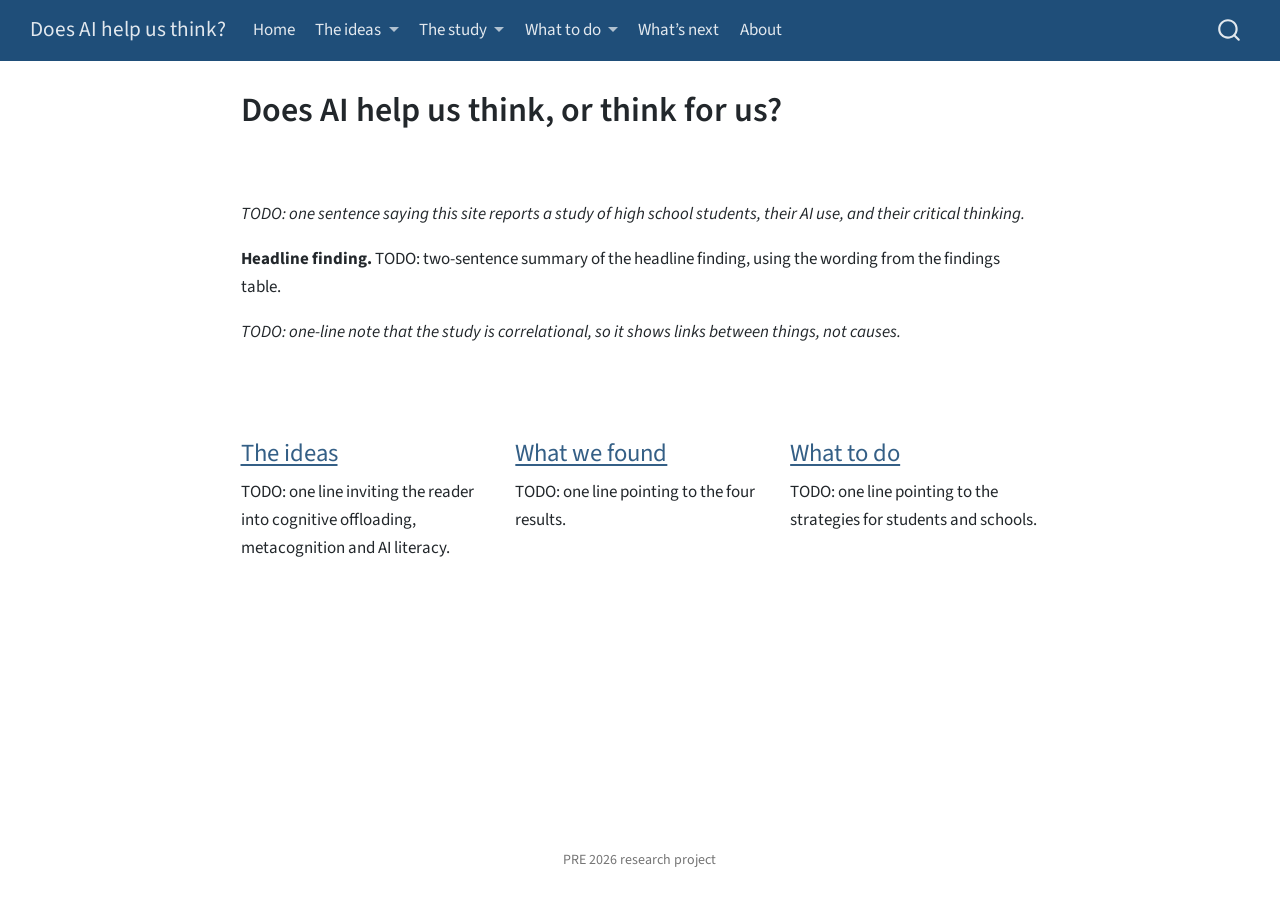
<file: docs/index.html>
<!DOCTYPE html>
<html xmlns="http://www.w3.org/1999/xhtml" lang="en" xml:lang="en"><head>

<meta charset="utf-8">
<meta name="generator" content="quarto-1.7.32">

<meta name="viewport" content="width=device-width, initial-scale=1.0, user-scalable=yes">


<title>Does AI help us think, or think for us? – Does AI help us think?</title>
<style>
code{white-space: pre-wrap;}
span.smallcaps{font-variant: small-caps;}
div.columns{display: flex; gap: min(4vw, 1.5em);}
div.column{flex: auto; overflow-x: auto;}
div.hanging-indent{margin-left: 1.5em; text-indent: -1.5em;}
ul.task-list{list-style: none;}
ul.task-list li input[type="checkbox"] {
  width: 0.8em;
  margin: 0 0.8em 0.2em -1em; /* quarto-specific, see https://github.com/quarto-dev/quarto-cli/issues/4556 */ 
  vertical-align: middle;
}
</style>


<script src="site_libs/quarto-nav/quarto-nav.js"></script>
<script src="site_libs/quarto-nav/headroom.min.js"></script>
<script src="site_libs/clipboard/clipboard.min.js"></script>
<script src="site_libs/quarto-search/autocomplete.umd.js"></script>
<script src="site_libs/quarto-search/fuse.min.js"></script>
<script src="site_libs/quarto-search/quarto-search.js"></script>
<meta name="quarto:offset" content="./">
<script src="site_libs/quarto-html/quarto.js" type="module"></script>
<script src="site_libs/quarto-html/tabsets/tabsets.js" type="module"></script>
<script src="site_libs/quarto-html/popper.min.js"></script>
<script src="site_libs/quarto-html/tippy.umd.min.js"></script>
<script src="site_libs/quarto-html/anchor.min.js"></script>
<link href="site_libs/quarto-html/tippy.css" rel="stylesheet">
<link href="site_libs/quarto-html/quarto-syntax-highlighting-37eea08aefeeee20ff55810ff984fec1.css" rel="stylesheet" id="quarto-text-highlighting-styles">
<script src="site_libs/bootstrap/bootstrap.min.js"></script>
<link href="site_libs/bootstrap/bootstrap-icons.css" rel="stylesheet">
<link href="site_libs/bootstrap/bootstrap-e66b0eaa501a5ce799682b3d86c7e9af.min.css" rel="stylesheet" append-hash="true" id="quarto-bootstrap" data-mode="light">
<script id="quarto-search-options" type="application/json">{
  "location": "navbar",
  "copy-button": false,
  "collapse-after": 3,
  "panel-placement": "end",
  "type": "overlay",
  "limit": 50,
  "keyboard-shortcut": [
    "f",
    "/",
    "s"
  ],
  "show-item-context": false,
  "language": {
    "search-no-results-text": "No results",
    "search-matching-documents-text": "matching documents",
    "search-copy-link-title": "Copy link to search",
    "search-hide-matches-text": "Hide additional matches",
    "search-more-match-text": "more match in this document",
    "search-more-matches-text": "more matches in this document",
    "search-clear-button-title": "Clear",
    "search-text-placeholder": "",
    "search-detached-cancel-button-title": "Cancel",
    "search-submit-button-title": "Submit",
    "search-label": "Search"
  }
}</script>


</head>

<body class="nav-fixed fullcontent quarto-light">

<div id="quarto-search-results"></div>
  <header id="quarto-header" class="headroom fixed-top">
    <nav class="navbar navbar-expand-lg " data-bs-theme="dark">
      <div class="navbar-container container-fluid">
      <div class="navbar-brand-container mx-auto">
    <a class="navbar-brand" href="./index.html">
    <span class="navbar-title">Does AI help us think?</span>
    </a>
  </div>
            <div id="quarto-search" class="" title="Search"></div>
          <button class="navbar-toggler" type="button" data-bs-toggle="collapse" data-bs-target="#navbarCollapse" aria-controls="navbarCollapse" role="menu" aria-expanded="false" aria-label="Toggle navigation" onclick="if (window.quartoToggleHeadroom) { window.quartoToggleHeadroom(); }">
  <span class="navbar-toggler-icon"></span>
</button>
          <div class="collapse navbar-collapse" id="navbarCollapse">
            <ul class="navbar-nav navbar-nav-scroll me-auto">
  <li class="nav-item">
    <a class="nav-link active" href="./index.html" aria-current="page"> 
<span class="menu-text">Home</span></a>
  </li>  
  <li class="nav-item dropdown ">
    <a class="nav-link dropdown-toggle" href="#" id="nav-menu-the-ideas" role="link" data-bs-toggle="dropdown" aria-expanded="false">
 <span class="menu-text">The ideas</span>
    </a>
    <ul class="dropdown-menu" aria-labelledby="nav-menu-the-ideas">    
        <li>
    <a class="dropdown-item" href="./ideas/thinking.html">
 <span class="dropdown-text">How AI changes thinking</span></a>
  </li>  
        <li>
    <a class="dropdown-item" href="./ideas/metacognition.html">
 <span class="dropdown-text">Metacognition</span></a>
  </li>  
        <li>
    <a class="dropdown-item" href="./ideas/ai-literacy.html">
 <span class="dropdown-text">Using AI well</span></a>
  </li>  
    </ul>
  </li>
  <li class="nav-item dropdown ">
    <a class="nav-link dropdown-toggle" href="#" id="nav-menu-the-study" role="link" data-bs-toggle="dropdown" aria-expanded="false">
 <span class="menu-text">The study</span>
    </a>
    <ul class="dropdown-menu" aria-labelledby="nav-menu-the-study">    
        <li>
    <a class="dropdown-item" href="./study/methods.html">
 <span class="dropdown-text">How we studied it</span></a>
  </li>  
        <li>
    <a class="dropdown-item" href="./study/findings.html">
 <span class="dropdown-text">What we found</span></a>
  </li>  
        <li>
    <a class="dropdown-item" href="./study/meaning.html">
 <span class="dropdown-text">What it means</span></a>
  </li>  
    </ul>
  </li>
  <li class="nav-item dropdown ">
    <a class="nav-link dropdown-toggle" href="#" id="nav-menu-what-to-do" role="link" data-bs-toggle="dropdown" aria-expanded="false">
 <span class="menu-text">What to do</span>
    </a>
    <ul class="dropdown-menu" aria-labelledby="nav-menu-what-to-do">    
        <li>
    <a class="dropdown-item" href="./do/students.html">
 <span class="dropdown-text">For students</span></a>
  </li>  
        <li>
    <a class="dropdown-item" href="./do/schools.html">
 <span class="dropdown-text">For schools</span></a>
  </li>  
    </ul>
  </li>
  <li class="nav-item">
    <a class="nav-link" href="./whats-next.html"> 
<span class="menu-text">What’s next</span></a>
  </li>  
  <li class="nav-item">
    <a class="nav-link" href="./about.html"> 
<span class="menu-text">About</span></a>
  </li>  
</ul>
          </div> <!-- /navcollapse -->
            <div class="quarto-navbar-tools">
</div>
      </div> <!-- /container-fluid -->
    </nav>
</header>
<!-- content -->
<div id="quarto-content" class="quarto-container page-columns page-rows-contents page-layout-article page-navbar">
<!-- sidebar -->
<!-- margin-sidebar -->
    
<!-- main -->
<main class="content" id="quarto-document-content">

<header id="title-block-header" class="quarto-title-block default">
<div class="quarto-title">
<h1 class="title">Does AI help us think, or think for us?</h1>
</div>



<div class="quarto-title-meta">

    
  
    
  </div>
  


</header>


<div class="hero">
<p><em>TODO: one sentence saying this site reports a study of high school students, their AI use, and their critical thinking.</em></p>
<p><strong>Headline finding.</strong> TODO: two-sentence summary of the headline finding, using the wording from the findings table.</p>
<p><em>TODO: one-line note that the study is correlational, so it shows links between things, not causes.</em></p>
</div>
<div class="grid">
<section id="the-ideas" class="level3 g-col-12 g-col-md-4">
<h3 class="anchored" data-anchor-id="the-ideas"><a href="./ideas/thinking.html">The ideas</a></h3>
<p>TODO: one line inviting the reader into cognitive offloading, metacognition and AI literacy.</p>
</section>
<section id="what-we-found" class="level3 g-col-12 g-col-md-4">
<h3 class="anchored" data-anchor-id="what-we-found"><a href="./study/findings.html">What we found</a></h3>
<p>TODO: one line pointing to the four results.</p>
</section>
<section id="what-to-do" class="level3 g-col-12 g-col-md-4">
<h3 class="anchored" data-anchor-id="what-to-do"><a href="./do/students.html">What to do</a></h3>
<p>TODO: one line pointing to the strategies for students and schools.</p>
</section>
</div>



</main> <!-- /main -->
<script id="quarto-html-after-body" type="application/javascript">
  window.document.addEventListener("DOMContentLoaded", function (event) {
    const icon = "";
    const anchorJS = new window.AnchorJS();
    anchorJS.options = {
      placement: 'right',
      icon: icon
    };
    anchorJS.add('.anchored');
    const isCodeAnnotation = (el) => {
      for (const clz of el.classList) {
        if (clz.startsWith('code-annotation-')) {                     
          return true;
        }
      }
      return false;
    }
    const onCopySuccess = function(e) {
      // button target
      const button = e.trigger;
      // don't keep focus
      button.blur();
      // flash "checked"
      button.classList.add('code-copy-button-checked');
      var currentTitle = button.getAttribute("title");
      button.setAttribute("title", "Copied!");
      let tooltip;
      if (window.bootstrap) {
        button.setAttribute("data-bs-toggle", "tooltip");
        button.setAttribute("data-bs-placement", "left");
        button.setAttribute("data-bs-title", "Copied!");
        tooltip = new bootstrap.Tooltip(button, 
          { trigger: "manual", 
            customClass: "code-copy-button-tooltip",
            offset: [0, -8]});
        tooltip.show();    
      }
      setTimeout(function() {
        if (tooltip) {
          tooltip.hide();
          button.removeAttribute("data-bs-title");
          button.removeAttribute("data-bs-toggle");
          button.removeAttribute("data-bs-placement");
        }
        button.setAttribute("title", currentTitle);
        button.classList.remove('code-copy-button-checked');
      }, 1000);
      // clear code selection
      e.clearSelection();
    }
    const getTextToCopy = function(trigger) {
        const codeEl = trigger.previousElementSibling.cloneNode(true);
        for (const childEl of codeEl.children) {
          if (isCodeAnnotation(childEl)) {
            childEl.remove();
          }
        }
        return codeEl.innerText;
    }
    const clipboard = new window.ClipboardJS('.code-copy-button:not([data-in-quarto-modal])', {
      text: getTextToCopy
    });
    clipboard.on('success', onCopySuccess);
    if (window.document.getElementById('quarto-embedded-source-code-modal')) {
      const clipboardModal = new window.ClipboardJS('.code-copy-button[data-in-quarto-modal]', {
        text: getTextToCopy,
        container: window.document.getElementById('quarto-embedded-source-code-modal')
      });
      clipboardModal.on('success', onCopySuccess);
    }
      var localhostRegex = new RegExp(/^(?:http|https):\/\/localhost\:?[0-9]*\//);
      var mailtoRegex = new RegExp(/^mailto:/);
        var filterRegex = new RegExp('/' + window.location.host + '/');
      var isInternal = (href) => {
          return filterRegex.test(href) || localhostRegex.test(href) || mailtoRegex.test(href);
      }
      // Inspect non-navigation links and adorn them if external
     var links = window.document.querySelectorAll('a[href]:not(.nav-link):not(.navbar-brand):not(.toc-action):not(.sidebar-link):not(.sidebar-item-toggle):not(.pagination-link):not(.no-external):not([aria-hidden]):not(.dropdown-item):not(.quarto-navigation-tool):not(.about-link)');
      for (var i=0; i<links.length; i++) {
        const link = links[i];
        if (!isInternal(link.href)) {
          // undo the damage that might have been done by quarto-nav.js in the case of
          // links that we want to consider external
          if (link.dataset.originalHref !== undefined) {
            link.href = link.dataset.originalHref;
          }
        }
      }
    function tippyHover(el, contentFn, onTriggerFn, onUntriggerFn) {
      const config = {
        allowHTML: true,
        maxWidth: 500,
        delay: 100,
        arrow: false,
        appendTo: function(el) {
            return el.parentElement;
        },
        interactive: true,
        interactiveBorder: 10,
        theme: 'quarto',
        placement: 'bottom-start',
      };
      if (contentFn) {
        config.content = contentFn;
      }
      if (onTriggerFn) {
        config.onTrigger = onTriggerFn;
      }
      if (onUntriggerFn) {
        config.onUntrigger = onUntriggerFn;
      }
      window.tippy(el, config); 
    }
    const noterefs = window.document.querySelectorAll('a[role="doc-noteref"]');
    for (var i=0; i<noterefs.length; i++) {
      const ref = noterefs[i];
      tippyHover(ref, function() {
        // use id or data attribute instead here
        let href = ref.getAttribute('data-footnote-href') || ref.getAttribute('href');
        try { href = new URL(href).hash; } catch {}
        const id = href.replace(/^#\/?/, "");
        const note = window.document.getElementById(id);
        if (note) {
          return note.innerHTML;
        } else {
          return "";
        }
      });
    }
    const xrefs = window.document.querySelectorAll('a.quarto-xref');
    const processXRef = (id, note) => {
      // Strip column container classes
      const stripColumnClz = (el) => {
        el.classList.remove("page-full", "page-columns");
        if (el.children) {
          for (const child of el.children) {
            stripColumnClz(child);
          }
        }
      }
      stripColumnClz(note)
      if (id === null || id.startsWith('sec-')) {
        // Special case sections, only their first couple elements
        const container = document.createElement("div");
        if (note.children && note.children.length > 2) {
          container.appendChild(note.children[0].cloneNode(true));
          for (let i = 1; i < note.children.length; i++) {
            const child = note.children[i];
            if (child.tagName === "P" && child.innerText === "") {
              continue;
            } else {
              container.appendChild(child.cloneNode(true));
              break;
            }
          }
          if (window.Quarto?.typesetMath) {
            window.Quarto.typesetMath(container);
          }
          return container.innerHTML
        } else {
          if (window.Quarto?.typesetMath) {
            window.Quarto.typesetMath(note);
          }
          return note.innerHTML;
        }
      } else {
        // Remove any anchor links if they are present
        const anchorLink = note.querySelector('a.anchorjs-link');
        if (anchorLink) {
          anchorLink.remove();
        }
        if (window.Quarto?.typesetMath) {
          window.Quarto.typesetMath(note);
        }
        if (note.classList.contains("callout")) {
          return note.outerHTML;
        } else {
          return note.innerHTML;
        }
      }
    }
    for (var i=0; i<xrefs.length; i++) {
      const xref = xrefs[i];
      tippyHover(xref, undefined, function(instance) {
        instance.disable();
        let url = xref.getAttribute('href');
        let hash = undefined; 
        if (url.startsWith('#')) {
          hash = url;
        } else {
          try { hash = new URL(url).hash; } catch {}
        }
        if (hash) {
          const id = hash.replace(/^#\/?/, "");
          const note = window.document.getElementById(id);
          if (note !== null) {
            try {
              const html = processXRef(id, note.cloneNode(true));
              instance.setContent(html);
            } finally {
              instance.enable();
              instance.show();
            }
          } else {
            // See if we can fetch this
            fetch(url.split('#')[0])
            .then(res => res.text())
            .then(html => {
              const parser = new DOMParser();
              const htmlDoc = parser.parseFromString(html, "text/html");
              const note = htmlDoc.getElementById(id);
              if (note !== null) {
                const html = processXRef(id, note);
                instance.setContent(html);
              } 
            }).finally(() => {
              instance.enable();
              instance.show();
            });
          }
        } else {
          // See if we can fetch a full url (with no hash to target)
          // This is a special case and we should probably do some content thinning / targeting
          fetch(url)
          .then(res => res.text())
          .then(html => {
            const parser = new DOMParser();
            const htmlDoc = parser.parseFromString(html, "text/html");
            const note = htmlDoc.querySelector('main.content');
            if (note !== null) {
              // This should only happen for chapter cross references
              // (since there is no id in the URL)
              // remove the first header
              if (note.children.length > 0 && note.children[0].tagName === "HEADER") {
                note.children[0].remove();
              }
              const html = processXRef(null, note);
              instance.setContent(html);
            } 
          }).finally(() => {
            instance.enable();
            instance.show();
          });
        }
      }, function(instance) {
      });
    }
        let selectedAnnoteEl;
        const selectorForAnnotation = ( cell, annotation) => {
          let cellAttr = 'data-code-cell="' + cell + '"';
          let lineAttr = 'data-code-annotation="' +  annotation + '"';
          const selector = 'span[' + cellAttr + '][' + lineAttr + ']';
          return selector;
        }
        const selectCodeLines = (annoteEl) => {
          const doc = window.document;
          const targetCell = annoteEl.getAttribute("data-target-cell");
          const targetAnnotation = annoteEl.getAttribute("data-target-annotation");
          const annoteSpan = window.document.querySelector(selectorForAnnotation(targetCell, targetAnnotation));
          const lines = annoteSpan.getAttribute("data-code-lines").split(",");
          const lineIds = lines.map((line) => {
            return targetCell + "-" + line;
          })
          let top = null;
          let height = null;
          let parent = null;
          if (lineIds.length > 0) {
              //compute the position of the single el (top and bottom and make a div)
              const el = window.document.getElementById(lineIds[0]);
              top = el.offsetTop;
              height = el.offsetHeight;
              parent = el.parentElement.parentElement;
            if (lineIds.length > 1) {
              const lastEl = window.document.getElementById(lineIds[lineIds.length - 1]);
              const bottom = lastEl.offsetTop + lastEl.offsetHeight;
              height = bottom - top;
            }
            if (top !== null && height !== null && parent !== null) {
              // cook up a div (if necessary) and position it 
              let div = window.document.getElementById("code-annotation-line-highlight");
              if (div === null) {
                div = window.document.createElement("div");
                div.setAttribute("id", "code-annotation-line-highlight");
                div.style.position = 'absolute';
                parent.appendChild(div);
              }
              div.style.top = top - 2 + "px";
              div.style.height = height + 4 + "px";
              div.style.left = 0;
              let gutterDiv = window.document.getElementById("code-annotation-line-highlight-gutter");
              if (gutterDiv === null) {
                gutterDiv = window.document.createElement("div");
                gutterDiv.setAttribute("id", "code-annotation-line-highlight-gutter");
                gutterDiv.style.position = 'absolute';
                const codeCell = window.document.getElementById(targetCell);
                const gutter = codeCell.querySelector('.code-annotation-gutter');
                gutter.appendChild(gutterDiv);
              }
              gutterDiv.style.top = top - 2 + "px";
              gutterDiv.style.height = height + 4 + "px";
            }
            selectedAnnoteEl = annoteEl;
          }
        };
        const unselectCodeLines = () => {
          const elementsIds = ["code-annotation-line-highlight", "code-annotation-line-highlight-gutter"];
          elementsIds.forEach((elId) => {
            const div = window.document.getElementById(elId);
            if (div) {
              div.remove();
            }
          });
          selectedAnnoteEl = undefined;
        };
          // Handle positioning of the toggle
      window.addEventListener(
        "resize",
        throttle(() => {
          elRect = undefined;
          if (selectedAnnoteEl) {
            selectCodeLines(selectedAnnoteEl);
          }
        }, 10)
      );
      function throttle(fn, ms) {
      let throttle = false;
      let timer;
        return (...args) => {
          if(!throttle) { // first call gets through
              fn.apply(this, args);
              throttle = true;
          } else { // all the others get throttled
              if(timer) clearTimeout(timer); // cancel #2
              timer = setTimeout(() => {
                fn.apply(this, args);
                timer = throttle = false;
              }, ms);
          }
        };
      }
        // Attach click handler to the DT
        const annoteDls = window.document.querySelectorAll('dt[data-target-cell]');
        for (const annoteDlNode of annoteDls) {
          annoteDlNode.addEventListener('click', (event) => {
            const clickedEl = event.target;
            if (clickedEl !== selectedAnnoteEl) {
              unselectCodeLines();
              const activeEl = window.document.querySelector('dt[data-target-cell].code-annotation-active');
              if (activeEl) {
                activeEl.classList.remove('code-annotation-active');
              }
              selectCodeLines(clickedEl);
              clickedEl.classList.add('code-annotation-active');
            } else {
              // Unselect the line
              unselectCodeLines();
              clickedEl.classList.remove('code-annotation-active');
            }
          });
        }
    const findCites = (el) => {
      const parentEl = el.parentElement;
      if (parentEl) {
        const cites = parentEl.dataset.cites;
        if (cites) {
          return {
            el,
            cites: cites.split(' ')
          };
        } else {
          return findCites(el.parentElement)
        }
      } else {
        return undefined;
      }
    };
    var bibliorefs = window.document.querySelectorAll('a[role="doc-biblioref"]');
    for (var i=0; i<bibliorefs.length; i++) {
      const ref = bibliorefs[i];
      const citeInfo = findCites(ref);
      if (citeInfo) {
        tippyHover(citeInfo.el, function() {
          var popup = window.document.createElement('div');
          citeInfo.cites.forEach(function(cite) {
            var citeDiv = window.document.createElement('div');
            citeDiv.classList.add('hanging-indent');
            citeDiv.classList.add('csl-entry');
            var biblioDiv = window.document.getElementById('ref-' + cite);
            if (biblioDiv) {
              citeDiv.innerHTML = biblioDiv.innerHTML;
            }
            popup.appendChild(citeDiv);
          });
          return popup.innerHTML;
        });
      }
    }
  });
  </script>
</div> <!-- /content -->
<footer class="footer">
  <div class="nav-footer">
    <div class="nav-footer-left">
      &nbsp;
    </div>   
    <div class="nav-footer-center">
<p>PRE 2026 research project</p>
</div>
    <div class="nav-footer-right">
      &nbsp;
    </div>
  </div>
</footer>




</body></html>
</file>
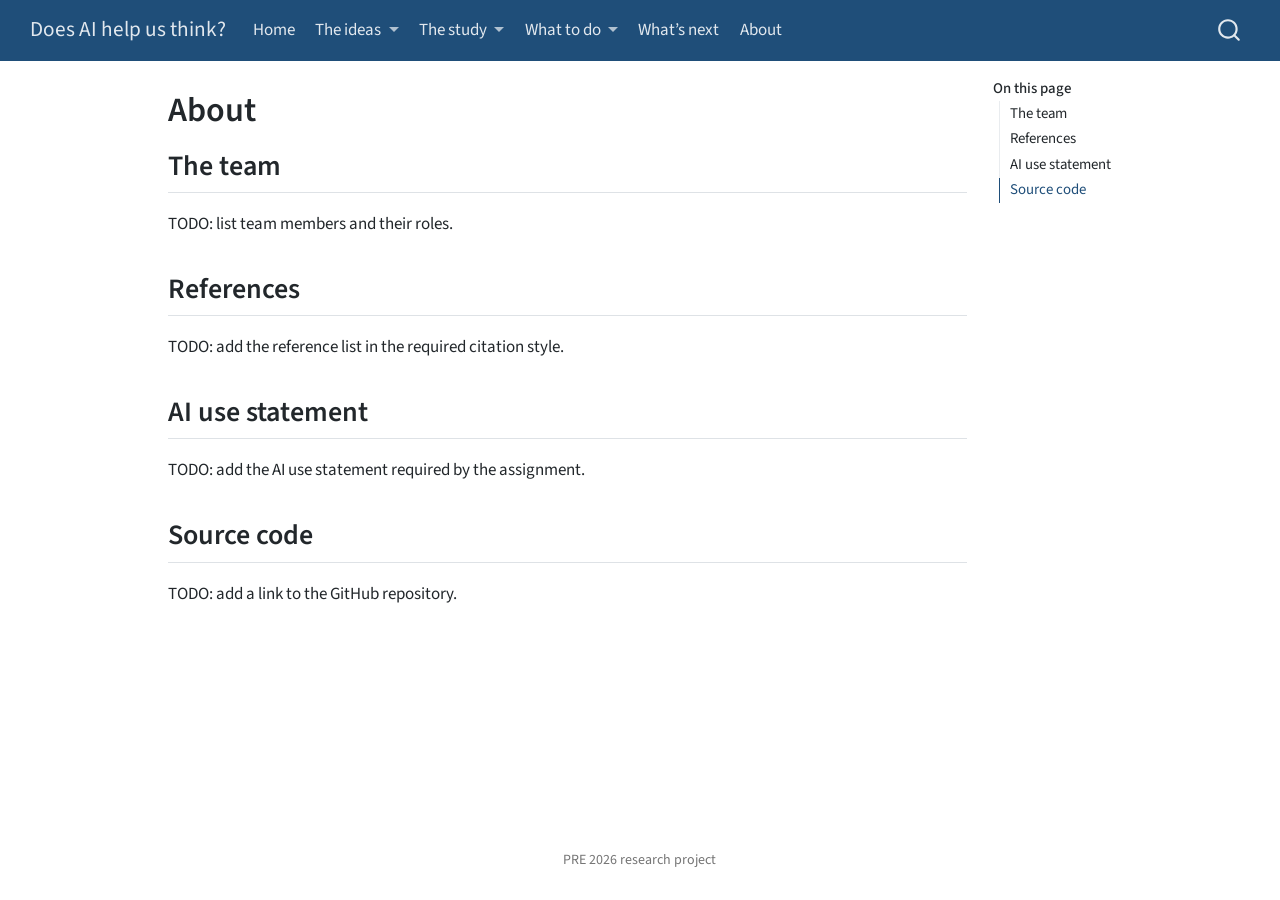
<file: docs/about.html>
<!DOCTYPE html>
<html xmlns="http://www.w3.org/1999/xhtml" lang="en" xml:lang="en"><head>

<meta charset="utf-8">
<meta name="generator" content="quarto-1.7.32">

<meta name="viewport" content="width=device-width, initial-scale=1.0, user-scalable=yes">


<title>About – Does AI help us think?</title>
<style>
code{white-space: pre-wrap;}
span.smallcaps{font-variant: small-caps;}
div.columns{display: flex; gap: min(4vw, 1.5em);}
div.column{flex: auto; overflow-x: auto;}
div.hanging-indent{margin-left: 1.5em; text-indent: -1.5em;}
ul.task-list{list-style: none;}
ul.task-list li input[type="checkbox"] {
  width: 0.8em;
  margin: 0 0.8em 0.2em -1em; /* quarto-specific, see https://github.com/quarto-dev/quarto-cli/issues/4556 */ 
  vertical-align: middle;
}
</style>


<script src="site_libs/quarto-nav/quarto-nav.js"></script>
<script src="site_libs/quarto-nav/headroom.min.js"></script>
<script src="site_libs/clipboard/clipboard.min.js"></script>
<script src="site_libs/quarto-search/autocomplete.umd.js"></script>
<script src="site_libs/quarto-search/fuse.min.js"></script>
<script src="site_libs/quarto-search/quarto-search.js"></script>
<meta name="quarto:offset" content="./">
<script src="site_libs/quarto-html/quarto.js" type="module"></script>
<script src="site_libs/quarto-html/tabsets/tabsets.js" type="module"></script>
<script src="site_libs/quarto-html/popper.min.js"></script>
<script src="site_libs/quarto-html/tippy.umd.min.js"></script>
<script src="site_libs/quarto-html/anchor.min.js"></script>
<link href="site_libs/quarto-html/tippy.css" rel="stylesheet">
<link href="site_libs/quarto-html/quarto-syntax-highlighting-37eea08aefeeee20ff55810ff984fec1.css" rel="stylesheet" id="quarto-text-highlighting-styles">
<script src="site_libs/bootstrap/bootstrap.min.js"></script>
<link href="site_libs/bootstrap/bootstrap-icons.css" rel="stylesheet">
<link href="site_libs/bootstrap/bootstrap-e66b0eaa501a5ce799682b3d86c7e9af.min.css" rel="stylesheet" append-hash="true" id="quarto-bootstrap" data-mode="light">
<script id="quarto-search-options" type="application/json">{
  "location": "navbar",
  "copy-button": false,
  "collapse-after": 3,
  "panel-placement": "end",
  "type": "overlay",
  "limit": 50,
  "keyboard-shortcut": [
    "f",
    "/",
    "s"
  ],
  "show-item-context": false,
  "language": {
    "search-no-results-text": "No results",
    "search-matching-documents-text": "matching documents",
    "search-copy-link-title": "Copy link to search",
    "search-hide-matches-text": "Hide additional matches",
    "search-more-match-text": "more match in this document",
    "search-more-matches-text": "more matches in this document",
    "search-clear-button-title": "Clear",
    "search-text-placeholder": "",
    "search-detached-cancel-button-title": "Cancel",
    "search-submit-button-title": "Submit",
    "search-label": "Search"
  }
}</script>


</head>

<body class="nav-fixed quarto-light">

<div id="quarto-search-results"></div>
  <header id="quarto-header" class="headroom fixed-top">
    <nav class="navbar navbar-expand-lg " data-bs-theme="dark">
      <div class="navbar-container container-fluid">
      <div class="navbar-brand-container mx-auto">
    <a class="navbar-brand" href="./index.html">
    <span class="navbar-title">Does AI help us think?</span>
    </a>
  </div>
            <div id="quarto-search" class="" title="Search"></div>
          <button class="navbar-toggler" type="button" data-bs-toggle="collapse" data-bs-target="#navbarCollapse" aria-controls="navbarCollapse" role="menu" aria-expanded="false" aria-label="Toggle navigation" onclick="if (window.quartoToggleHeadroom) { window.quartoToggleHeadroom(); }">
  <span class="navbar-toggler-icon"></span>
</button>
          <div class="collapse navbar-collapse" id="navbarCollapse">
            <ul class="navbar-nav navbar-nav-scroll me-auto">
  <li class="nav-item">
    <a class="nav-link" href="./index.html"> 
<span class="menu-text">Home</span></a>
  </li>  
  <li class="nav-item dropdown ">
    <a class="nav-link dropdown-toggle" href="#" id="nav-menu-the-ideas" role="link" data-bs-toggle="dropdown" aria-expanded="false">
 <span class="menu-text">The ideas</span>
    </a>
    <ul class="dropdown-menu" aria-labelledby="nav-menu-the-ideas">    
        <li>
    <a class="dropdown-item" href="./ideas/thinking.html">
 <span class="dropdown-text">How AI changes thinking</span></a>
  </li>  
        <li>
    <a class="dropdown-item" href="./ideas/metacognition.html">
 <span class="dropdown-text">Metacognition</span></a>
  </li>  
        <li>
    <a class="dropdown-item" href="./ideas/ai-literacy.html">
 <span class="dropdown-text">Using AI well</span></a>
  </li>  
    </ul>
  </li>
  <li class="nav-item dropdown ">
    <a class="nav-link dropdown-toggle" href="#" id="nav-menu-the-study" role="link" data-bs-toggle="dropdown" aria-expanded="false">
 <span class="menu-text">The study</span>
    </a>
    <ul class="dropdown-menu" aria-labelledby="nav-menu-the-study">    
        <li>
    <a class="dropdown-item" href="./study/methods.html">
 <span class="dropdown-text">How we studied it</span></a>
  </li>  
        <li>
    <a class="dropdown-item" href="./study/findings.html">
 <span class="dropdown-text">What we found</span></a>
  </li>  
        <li>
    <a class="dropdown-item" href="./study/meaning.html">
 <span class="dropdown-text">What it means</span></a>
  </li>  
    </ul>
  </li>
  <li class="nav-item dropdown ">
    <a class="nav-link dropdown-toggle" href="#" id="nav-menu-what-to-do" role="link" data-bs-toggle="dropdown" aria-expanded="false">
 <span class="menu-text">What to do</span>
    </a>
    <ul class="dropdown-menu" aria-labelledby="nav-menu-what-to-do">    
        <li>
    <a class="dropdown-item" href="./do/students.html">
 <span class="dropdown-text">For students</span></a>
  </li>  
        <li>
    <a class="dropdown-item" href="./do/schools.html">
 <span class="dropdown-text">For schools</span></a>
  </li>  
    </ul>
  </li>
  <li class="nav-item">
    <a class="nav-link" href="./whats-next.html"> 
<span class="menu-text">What’s next</span></a>
  </li>  
  <li class="nav-item">
    <a class="nav-link active" href="./about.html" aria-current="page"> 
<span class="menu-text">About</span></a>
  </li>  
</ul>
          </div> <!-- /navcollapse -->
            <div class="quarto-navbar-tools">
</div>
      </div> <!-- /container-fluid -->
    </nav>
</header>
<!-- content -->
<div id="quarto-content" class="quarto-container page-columns page-rows-contents page-layout-article page-navbar">
<!-- sidebar -->
<!-- margin-sidebar -->
    <div id="quarto-margin-sidebar" class="sidebar margin-sidebar">
        <nav id="TOC" role="doc-toc" class="toc-active">
    <h2 id="toc-title">On this page</h2>
   
  <ul class="collapse">
  <li><a href="#the-team" id="toc-the-team" class="nav-link active" data-scroll-target="#the-team">The team</a></li>
  <li><a href="#references" id="toc-references" class="nav-link" data-scroll-target="#references">References</a></li>
  <li><a href="#ai-use-statement" id="toc-ai-use-statement" class="nav-link" data-scroll-target="#ai-use-statement">AI use statement</a></li>
  <li><a href="#source-code" id="toc-source-code" class="nav-link" data-scroll-target="#source-code">Source code</a></li>
  </ul>
</nav>
    </div>
<!-- main -->
<main class="content" id="quarto-document-content">

<header id="title-block-header" class="quarto-title-block default">
<div class="quarto-title">
<h1 class="title">About</h1>
</div>



<div class="quarto-title-meta">

    
  
    
  </div>
  


</header>


<section id="the-team" class="level2">
<h2 class="anchored" data-anchor-id="the-team">The team</h2>
<p>TODO: list team members and their roles.</p>
</section>
<section id="references" class="level2">
<h2 class="anchored" data-anchor-id="references">References</h2>
<p>TODO: add the reference list in the required citation style.</p>
</section>
<section id="ai-use-statement" class="level2">
<h2 class="anchored" data-anchor-id="ai-use-statement">AI use statement</h2>
<p>TODO: add the AI use statement required by the assignment.</p>
</section>
<section id="source-code" class="level2">
<h2 class="anchored" data-anchor-id="source-code">Source code</h2>
<p>TODO: add a link to the GitHub repository.</p>


</section>

</main> <!-- /main -->
<script id="quarto-html-after-body" type="application/javascript">
  window.document.addEventListener("DOMContentLoaded", function (event) {
    const icon = "";
    const anchorJS = new window.AnchorJS();
    anchorJS.options = {
      placement: 'right',
      icon: icon
    };
    anchorJS.add('.anchored');
    const isCodeAnnotation = (el) => {
      for (const clz of el.classList) {
        if (clz.startsWith('code-annotation-')) {                     
          return true;
        }
      }
      return false;
    }
    const onCopySuccess = function(e) {
      // button target
      const button = e.trigger;
      // don't keep focus
      button.blur();
      // flash "checked"
      button.classList.add('code-copy-button-checked');
      var currentTitle = button.getAttribute("title");
      button.setAttribute("title", "Copied!");
      let tooltip;
      if (window.bootstrap) {
        button.setAttribute("data-bs-toggle", "tooltip");
        button.setAttribute("data-bs-placement", "left");
        button.setAttribute("data-bs-title", "Copied!");
        tooltip = new bootstrap.Tooltip(button, 
          { trigger: "manual", 
            customClass: "code-copy-button-tooltip",
            offset: [0, -8]});
        tooltip.show();    
      }
      setTimeout(function() {
        if (tooltip) {
          tooltip.hide();
          button.removeAttribute("data-bs-title");
          button.removeAttribute("data-bs-toggle");
          button.removeAttribute("data-bs-placement");
        }
        button.setAttribute("title", currentTitle);
        button.classList.remove('code-copy-button-checked');
      }, 1000);
      // clear code selection
      e.clearSelection();
    }
    const getTextToCopy = function(trigger) {
        const codeEl = trigger.previousElementSibling.cloneNode(true);
        for (const childEl of codeEl.children) {
          if (isCodeAnnotation(childEl)) {
            childEl.remove();
          }
        }
        return codeEl.innerText;
    }
    const clipboard = new window.ClipboardJS('.code-copy-button:not([data-in-quarto-modal])', {
      text: getTextToCopy
    });
    clipboard.on('success', onCopySuccess);
    if (window.document.getElementById('quarto-embedded-source-code-modal')) {
      const clipboardModal = new window.ClipboardJS('.code-copy-button[data-in-quarto-modal]', {
        text: getTextToCopy,
        container: window.document.getElementById('quarto-embedded-source-code-modal')
      });
      clipboardModal.on('success', onCopySuccess);
    }
      var localhostRegex = new RegExp(/^(?:http|https):\/\/localhost\:?[0-9]*\//);
      var mailtoRegex = new RegExp(/^mailto:/);
        var filterRegex = new RegExp('/' + window.location.host + '/');
      var isInternal = (href) => {
          return filterRegex.test(href) || localhostRegex.test(href) || mailtoRegex.test(href);
      }
      // Inspect non-navigation links and adorn them if external
     var links = window.document.querySelectorAll('a[href]:not(.nav-link):not(.navbar-brand):not(.toc-action):not(.sidebar-link):not(.sidebar-item-toggle):not(.pagination-link):not(.no-external):not([aria-hidden]):not(.dropdown-item):not(.quarto-navigation-tool):not(.about-link)');
      for (var i=0; i<links.length; i++) {
        const link = links[i];
        if (!isInternal(link.href)) {
          // undo the damage that might have been done by quarto-nav.js in the case of
          // links that we want to consider external
          if (link.dataset.originalHref !== undefined) {
            link.href = link.dataset.originalHref;
          }
        }
      }
    function tippyHover(el, contentFn, onTriggerFn, onUntriggerFn) {
      const config = {
        allowHTML: true,
        maxWidth: 500,
        delay: 100,
        arrow: false,
        appendTo: function(el) {
            return el.parentElement;
        },
        interactive: true,
        interactiveBorder: 10,
        theme: 'quarto',
        placement: 'bottom-start',
      };
      if (contentFn) {
        config.content = contentFn;
      }
      if (onTriggerFn) {
        config.onTrigger = onTriggerFn;
      }
      if (onUntriggerFn) {
        config.onUntrigger = onUntriggerFn;
      }
      window.tippy(el, config); 
    }
    const noterefs = window.document.querySelectorAll('a[role="doc-noteref"]');
    for (var i=0; i<noterefs.length; i++) {
      const ref = noterefs[i];
      tippyHover(ref, function() {
        // use id or data attribute instead here
        let href = ref.getAttribute('data-footnote-href') || ref.getAttribute('href');
        try { href = new URL(href).hash; } catch {}
        const id = href.replace(/^#\/?/, "");
        const note = window.document.getElementById(id);
        if (note) {
          return note.innerHTML;
        } else {
          return "";
        }
      });
    }
    const xrefs = window.document.querySelectorAll('a.quarto-xref');
    const processXRef = (id, note) => {
      // Strip column container classes
      const stripColumnClz = (el) => {
        el.classList.remove("page-full", "page-columns");
        if (el.children) {
          for (const child of el.children) {
            stripColumnClz(child);
          }
        }
      }
      stripColumnClz(note)
      if (id === null || id.startsWith('sec-')) {
        // Special case sections, only their first couple elements
        const container = document.createElement("div");
        if (note.children && note.children.length > 2) {
          container.appendChild(note.children[0].cloneNode(true));
          for (let i = 1; i < note.children.length; i++) {
            const child = note.children[i];
            if (child.tagName === "P" && child.innerText === "") {
              continue;
            } else {
              container.appendChild(child.cloneNode(true));
              break;
            }
          }
          if (window.Quarto?.typesetMath) {
            window.Quarto.typesetMath(container);
          }
          return container.innerHTML
        } else {
          if (window.Quarto?.typesetMath) {
            window.Quarto.typesetMath(note);
          }
          return note.innerHTML;
        }
      } else {
        // Remove any anchor links if they are present
        const anchorLink = note.querySelector('a.anchorjs-link');
        if (anchorLink) {
          anchorLink.remove();
        }
        if (window.Quarto?.typesetMath) {
          window.Quarto.typesetMath(note);
        }
        if (note.classList.contains("callout")) {
          return note.outerHTML;
        } else {
          return note.innerHTML;
        }
      }
    }
    for (var i=0; i<xrefs.length; i++) {
      const xref = xrefs[i];
      tippyHover(xref, undefined, function(instance) {
        instance.disable();
        let url = xref.getAttribute('href');
        let hash = undefined; 
        if (url.startsWith('#')) {
          hash = url;
        } else {
          try { hash = new URL(url).hash; } catch {}
        }
        if (hash) {
          const id = hash.replace(/^#\/?/, "");
          const note = window.document.getElementById(id);
          if (note !== null) {
            try {
              const html = processXRef(id, note.cloneNode(true));
              instance.setContent(html);
            } finally {
              instance.enable();
              instance.show();
            }
          } else {
            // See if we can fetch this
            fetch(url.split('#')[0])
            .then(res => res.text())
            .then(html => {
              const parser = new DOMParser();
              const htmlDoc = parser.parseFromString(html, "text/html");
              const note = htmlDoc.getElementById(id);
              if (note !== null) {
                const html = processXRef(id, note);
                instance.setContent(html);
              } 
            }).finally(() => {
              instance.enable();
              instance.show();
            });
          }
        } else {
          // See if we can fetch a full url (with no hash to target)
          // This is a special case and we should probably do some content thinning / targeting
          fetch(url)
          .then(res => res.text())
          .then(html => {
            const parser = new DOMParser();
            const htmlDoc = parser.parseFromString(html, "text/html");
            const note = htmlDoc.querySelector('main.content');
            if (note !== null) {
              // This should only happen for chapter cross references
              // (since there is no id in the URL)
              // remove the first header
              if (note.children.length > 0 && note.children[0].tagName === "HEADER") {
                note.children[0].remove();
              }
              const html = processXRef(null, note);
              instance.setContent(html);
            } 
          }).finally(() => {
            instance.enable();
            instance.show();
          });
        }
      }, function(instance) {
      });
    }
        let selectedAnnoteEl;
        const selectorForAnnotation = ( cell, annotation) => {
          let cellAttr = 'data-code-cell="' + cell + '"';
          let lineAttr = 'data-code-annotation="' +  annotation + '"';
          const selector = 'span[' + cellAttr + '][' + lineAttr + ']';
          return selector;
        }
        const selectCodeLines = (annoteEl) => {
          const doc = window.document;
          const targetCell = annoteEl.getAttribute("data-target-cell");
          const targetAnnotation = annoteEl.getAttribute("data-target-annotation");
          const annoteSpan = window.document.querySelector(selectorForAnnotation(targetCell, targetAnnotation));
          const lines = annoteSpan.getAttribute("data-code-lines").split(",");
          const lineIds = lines.map((line) => {
            return targetCell + "-" + line;
          })
          let top = null;
          let height = null;
          let parent = null;
          if (lineIds.length > 0) {
              //compute the position of the single el (top and bottom and make a div)
              const el = window.document.getElementById(lineIds[0]);
              top = el.offsetTop;
              height = el.offsetHeight;
              parent = el.parentElement.parentElement;
            if (lineIds.length > 1) {
              const lastEl = window.document.getElementById(lineIds[lineIds.length - 1]);
              const bottom = lastEl.offsetTop + lastEl.offsetHeight;
              height = bottom - top;
            }
            if (top !== null && height !== null && parent !== null) {
              // cook up a div (if necessary) and position it 
              let div = window.document.getElementById("code-annotation-line-highlight");
              if (div === null) {
                div = window.document.createElement("div");
                div.setAttribute("id", "code-annotation-line-highlight");
                div.style.position = 'absolute';
                parent.appendChild(div);
              }
              div.style.top = top - 2 + "px";
              div.style.height = height + 4 + "px";
              div.style.left = 0;
              let gutterDiv = window.document.getElementById("code-annotation-line-highlight-gutter");
              if (gutterDiv === null) {
                gutterDiv = window.document.createElement("div");
                gutterDiv.setAttribute("id", "code-annotation-line-highlight-gutter");
                gutterDiv.style.position = 'absolute';
                const codeCell = window.document.getElementById(targetCell);
                const gutter = codeCell.querySelector('.code-annotation-gutter');
                gutter.appendChild(gutterDiv);
              }
              gutterDiv.style.top = top - 2 + "px";
              gutterDiv.style.height = height + 4 + "px";
            }
            selectedAnnoteEl = annoteEl;
          }
        };
        const unselectCodeLines = () => {
          const elementsIds = ["code-annotation-line-highlight", "code-annotation-line-highlight-gutter"];
          elementsIds.forEach((elId) => {
            const div = window.document.getElementById(elId);
            if (div) {
              div.remove();
            }
          });
          selectedAnnoteEl = undefined;
        };
          // Handle positioning of the toggle
      window.addEventListener(
        "resize",
        throttle(() => {
          elRect = undefined;
          if (selectedAnnoteEl) {
            selectCodeLines(selectedAnnoteEl);
          }
        }, 10)
      );
      function throttle(fn, ms) {
      let throttle = false;
      let timer;
        return (...args) => {
          if(!throttle) { // first call gets through
              fn.apply(this, args);
              throttle = true;
          } else { // all the others get throttled
              if(timer) clearTimeout(timer); // cancel #2
              timer = setTimeout(() => {
                fn.apply(this, args);
                timer = throttle = false;
              }, ms);
          }
        };
      }
        // Attach click handler to the DT
        const annoteDls = window.document.querySelectorAll('dt[data-target-cell]');
        for (const annoteDlNode of annoteDls) {
          annoteDlNode.addEventListener('click', (event) => {
            const clickedEl = event.target;
            if (clickedEl !== selectedAnnoteEl) {
              unselectCodeLines();
              const activeEl = window.document.querySelector('dt[data-target-cell].code-annotation-active');
              if (activeEl) {
                activeEl.classList.remove('code-annotation-active');
              }
              selectCodeLines(clickedEl);
              clickedEl.classList.add('code-annotation-active');
            } else {
              // Unselect the line
              unselectCodeLines();
              clickedEl.classList.remove('code-annotation-active');
            }
          });
        }
    const findCites = (el) => {
      const parentEl = el.parentElement;
      if (parentEl) {
        const cites = parentEl.dataset.cites;
        if (cites) {
          return {
            el,
            cites: cites.split(' ')
          };
        } else {
          return findCites(el.parentElement)
        }
      } else {
        return undefined;
      }
    };
    var bibliorefs = window.document.querySelectorAll('a[role="doc-biblioref"]');
    for (var i=0; i<bibliorefs.length; i++) {
      const ref = bibliorefs[i];
      const citeInfo = findCites(ref);
      if (citeInfo) {
        tippyHover(citeInfo.el, function() {
          var popup = window.document.createElement('div');
          citeInfo.cites.forEach(function(cite) {
            var citeDiv = window.document.createElement('div');
            citeDiv.classList.add('hanging-indent');
            citeDiv.classList.add('csl-entry');
            var biblioDiv = window.document.getElementById('ref-' + cite);
            if (biblioDiv) {
              citeDiv.innerHTML = biblioDiv.innerHTML;
            }
            popup.appendChild(citeDiv);
          });
          return popup.innerHTML;
        });
      }
    }
  });
  </script>
</div> <!-- /content -->
<footer class="footer">
  <div class="nav-footer">
    <div class="nav-footer-left">
      &nbsp;
    </div>   
    <div class="nav-footer-center">
<p>PRE 2026 research project</p>
</div>
    <div class="nav-footer-right">
      &nbsp;
    </div>
  </div>
</footer>




</body></html>
</file>
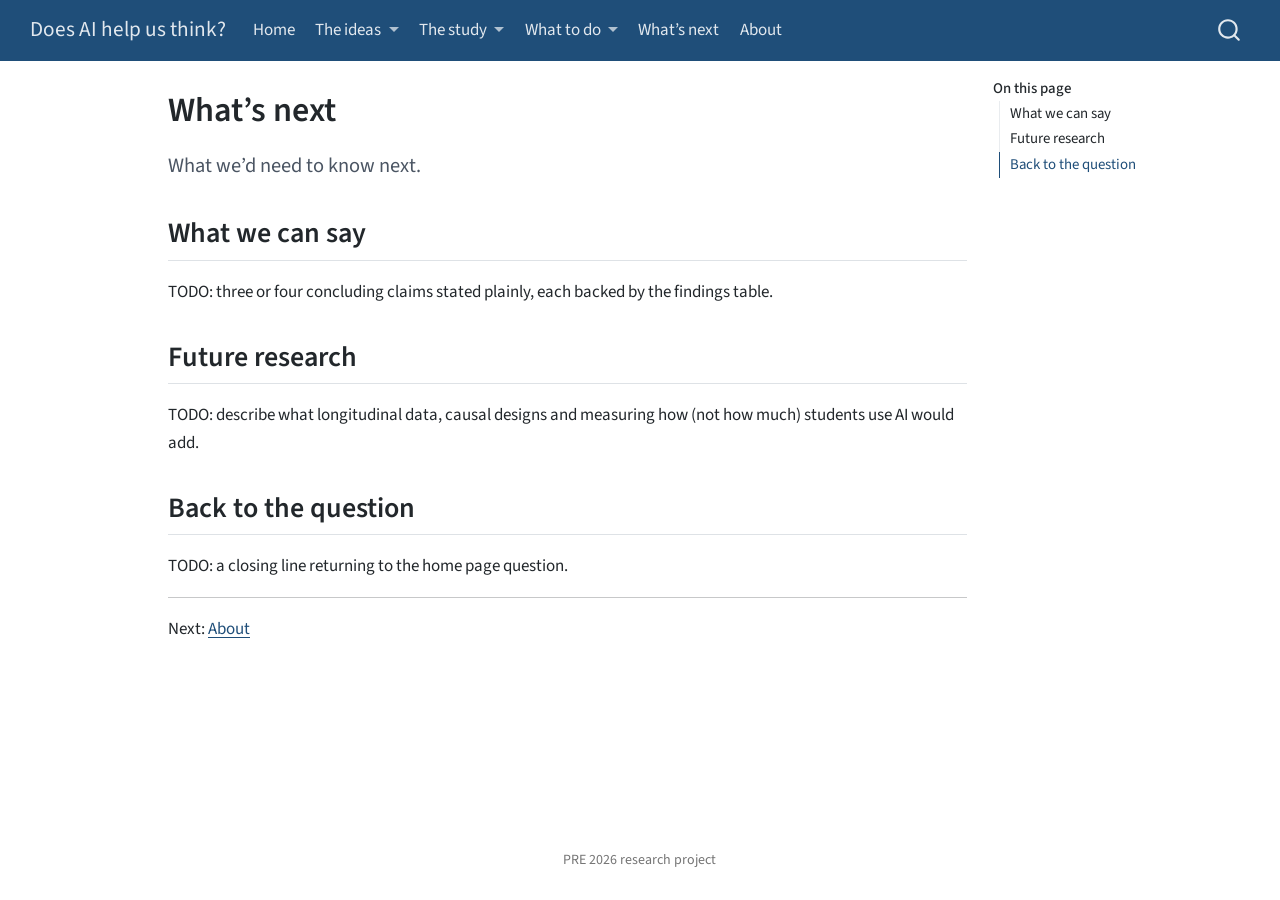
<file: docs/whats-next.html>
<!DOCTYPE html>
<html xmlns="http://www.w3.org/1999/xhtml" lang="en" xml:lang="en"><head>

<meta charset="utf-8">
<meta name="generator" content="quarto-1.7.32">

<meta name="viewport" content="width=device-width, initial-scale=1.0, user-scalable=yes">


<title>What’s next – Does AI help us think?</title>
<style>
code{white-space: pre-wrap;}
span.smallcaps{font-variant: small-caps;}
div.columns{display: flex; gap: min(4vw, 1.5em);}
div.column{flex: auto; overflow-x: auto;}
div.hanging-indent{margin-left: 1.5em; text-indent: -1.5em;}
ul.task-list{list-style: none;}
ul.task-list li input[type="checkbox"] {
  width: 0.8em;
  margin: 0 0.8em 0.2em -1em; /* quarto-specific, see https://github.com/quarto-dev/quarto-cli/issues/4556 */ 
  vertical-align: middle;
}
</style>


<script src="site_libs/quarto-nav/quarto-nav.js"></script>
<script src="site_libs/quarto-nav/headroom.min.js"></script>
<script src="site_libs/clipboard/clipboard.min.js"></script>
<script src="site_libs/quarto-search/autocomplete.umd.js"></script>
<script src="site_libs/quarto-search/fuse.min.js"></script>
<script src="site_libs/quarto-search/quarto-search.js"></script>
<meta name="quarto:offset" content="./">
<script src="site_libs/quarto-html/quarto.js" type="module"></script>
<script src="site_libs/quarto-html/tabsets/tabsets.js" type="module"></script>
<script src="site_libs/quarto-html/popper.min.js"></script>
<script src="site_libs/quarto-html/tippy.umd.min.js"></script>
<script src="site_libs/quarto-html/anchor.min.js"></script>
<link href="site_libs/quarto-html/tippy.css" rel="stylesheet">
<link href="site_libs/quarto-html/quarto-syntax-highlighting-37eea08aefeeee20ff55810ff984fec1.css" rel="stylesheet" id="quarto-text-highlighting-styles">
<script src="site_libs/bootstrap/bootstrap.min.js"></script>
<link href="site_libs/bootstrap/bootstrap-icons.css" rel="stylesheet">
<link href="site_libs/bootstrap/bootstrap-e66b0eaa501a5ce799682b3d86c7e9af.min.css" rel="stylesheet" append-hash="true" id="quarto-bootstrap" data-mode="light">
<script id="quarto-search-options" type="application/json">{
  "location": "navbar",
  "copy-button": false,
  "collapse-after": 3,
  "panel-placement": "end",
  "type": "overlay",
  "limit": 50,
  "keyboard-shortcut": [
    "f",
    "/",
    "s"
  ],
  "show-item-context": false,
  "language": {
    "search-no-results-text": "No results",
    "search-matching-documents-text": "matching documents",
    "search-copy-link-title": "Copy link to search",
    "search-hide-matches-text": "Hide additional matches",
    "search-more-match-text": "more match in this document",
    "search-more-matches-text": "more matches in this document",
    "search-clear-button-title": "Clear",
    "search-text-placeholder": "",
    "search-detached-cancel-button-title": "Cancel",
    "search-submit-button-title": "Submit",
    "search-label": "Search"
  }
}</script>


</head>

<body class="nav-fixed quarto-light">

<div id="quarto-search-results"></div>
  <header id="quarto-header" class="headroom fixed-top">
    <nav class="navbar navbar-expand-lg " data-bs-theme="dark">
      <div class="navbar-container container-fluid">
      <div class="navbar-brand-container mx-auto">
    <a class="navbar-brand" href="./index.html">
    <span class="navbar-title">Does AI help us think?</span>
    </a>
  </div>
            <div id="quarto-search" class="" title="Search"></div>
          <button class="navbar-toggler" type="button" data-bs-toggle="collapse" data-bs-target="#navbarCollapse" aria-controls="navbarCollapse" role="menu" aria-expanded="false" aria-label="Toggle navigation" onclick="if (window.quartoToggleHeadroom) { window.quartoToggleHeadroom(); }">
  <span class="navbar-toggler-icon"></span>
</button>
          <div class="collapse navbar-collapse" id="navbarCollapse">
            <ul class="navbar-nav navbar-nav-scroll me-auto">
  <li class="nav-item">
    <a class="nav-link" href="./index.html"> 
<span class="menu-text">Home</span></a>
  </li>  
  <li class="nav-item dropdown ">
    <a class="nav-link dropdown-toggle" href="#" id="nav-menu-the-ideas" role="link" data-bs-toggle="dropdown" aria-expanded="false">
 <span class="menu-text">The ideas</span>
    </a>
    <ul class="dropdown-menu" aria-labelledby="nav-menu-the-ideas">    
        <li>
    <a class="dropdown-item" href="./ideas/thinking.html">
 <span class="dropdown-text">How AI changes thinking</span></a>
  </li>  
        <li>
    <a class="dropdown-item" href="./ideas/metacognition.html">
 <span class="dropdown-text">Metacognition</span></a>
  </li>  
        <li>
    <a class="dropdown-item" href="./ideas/ai-literacy.html">
 <span class="dropdown-text">Using AI well</span></a>
  </li>  
    </ul>
  </li>
  <li class="nav-item dropdown ">
    <a class="nav-link dropdown-toggle" href="#" id="nav-menu-the-study" role="link" data-bs-toggle="dropdown" aria-expanded="false">
 <span class="menu-text">The study</span>
    </a>
    <ul class="dropdown-menu" aria-labelledby="nav-menu-the-study">    
        <li>
    <a class="dropdown-item" href="./study/methods.html">
 <span class="dropdown-text">How we studied it</span></a>
  </li>  
        <li>
    <a class="dropdown-item" href="./study/findings.html">
 <span class="dropdown-text">What we found</span></a>
  </li>  
        <li>
    <a class="dropdown-item" href="./study/meaning.html">
 <span class="dropdown-text">What it means</span></a>
  </li>  
    </ul>
  </li>
  <li class="nav-item dropdown ">
    <a class="nav-link dropdown-toggle" href="#" id="nav-menu-what-to-do" role="link" data-bs-toggle="dropdown" aria-expanded="false">
 <span class="menu-text">What to do</span>
    </a>
    <ul class="dropdown-menu" aria-labelledby="nav-menu-what-to-do">    
        <li>
    <a class="dropdown-item" href="./do/students.html">
 <span class="dropdown-text">For students</span></a>
  </li>  
        <li>
    <a class="dropdown-item" href="./do/schools.html">
 <span class="dropdown-text">For schools</span></a>
  </li>  
    </ul>
  </li>
  <li class="nav-item">
    <a class="nav-link active" href="./whats-next.html" aria-current="page"> 
<span class="menu-text">What’s next</span></a>
  </li>  
  <li class="nav-item">
    <a class="nav-link" href="./about.html"> 
<span class="menu-text">About</span></a>
  </li>  
</ul>
          </div> <!-- /navcollapse -->
            <div class="quarto-navbar-tools">
</div>
      </div> <!-- /container-fluid -->
    </nav>
</header>
<!-- content -->
<div id="quarto-content" class="quarto-container page-columns page-rows-contents page-layout-article page-navbar">
<!-- sidebar -->
<!-- margin-sidebar -->
    <div id="quarto-margin-sidebar" class="sidebar margin-sidebar">
        <nav id="TOC" role="doc-toc" class="toc-active">
    <h2 id="toc-title">On this page</h2>
   
  <ul class="collapse">
  <li><a href="#what-we-can-say" id="toc-what-we-can-say" class="nav-link active" data-scroll-target="#what-we-can-say">What we can say</a></li>
  <li><a href="#future-research" id="toc-future-research" class="nav-link" data-scroll-target="#future-research">Future research</a></li>
  <li><a href="#back-to-the-question" id="toc-back-to-the-question" class="nav-link" data-scroll-target="#back-to-the-question">Back to the question</a></li>
  </ul>
</nav>
    </div>
<!-- main -->
<main class="content" id="quarto-document-content">

<header id="title-block-header" class="quarto-title-block default">
<div class="quarto-title">
<h1 class="title">What’s next</h1>
</div>



<div class="quarto-title-meta">

    
  
    
  </div>
  


</header>


<div class="promise">
<p>What we’d need to know next.</p>
</div>
<section id="what-we-can-say" class="level2">
<h2 class="anchored" data-anchor-id="what-we-can-say">What we can say</h2>
<p>TODO: three or four concluding claims stated plainly, each backed by the findings table.</p>
</section>
<section id="future-research" class="level2">
<h2 class="anchored" data-anchor-id="future-research">Future research</h2>
<p>TODO: describe what longitudinal data, causal designs and measuring how (not how much) students use AI would add.</p>
</section>
<section id="back-to-the-question" class="level2">
<h2 class="anchored" data-anchor-id="back-to-the-question">Back to the question</h2>
<p>TODO: a closing line returning to the home page question.</p>
<hr>
<p>Next: <a href="./about.html">About</a></p>


</section>

</main> <!-- /main -->
<script id="quarto-html-after-body" type="application/javascript">
  window.document.addEventListener("DOMContentLoaded", function (event) {
    const icon = "";
    const anchorJS = new window.AnchorJS();
    anchorJS.options = {
      placement: 'right',
      icon: icon
    };
    anchorJS.add('.anchored');
    const isCodeAnnotation = (el) => {
      for (const clz of el.classList) {
        if (clz.startsWith('code-annotation-')) {                     
          return true;
        }
      }
      return false;
    }
    const onCopySuccess = function(e) {
      // button target
      const button = e.trigger;
      // don't keep focus
      button.blur();
      // flash "checked"
      button.classList.add('code-copy-button-checked');
      var currentTitle = button.getAttribute("title");
      button.setAttribute("title", "Copied!");
      let tooltip;
      if (window.bootstrap) {
        button.setAttribute("data-bs-toggle", "tooltip");
        button.setAttribute("data-bs-placement", "left");
        button.setAttribute("data-bs-title", "Copied!");
        tooltip = new bootstrap.Tooltip(button, 
          { trigger: "manual", 
            customClass: "code-copy-button-tooltip",
            offset: [0, -8]});
        tooltip.show();    
      }
      setTimeout(function() {
        if (tooltip) {
          tooltip.hide();
          button.removeAttribute("data-bs-title");
          button.removeAttribute("data-bs-toggle");
          button.removeAttribute("data-bs-placement");
        }
        button.setAttribute("title", currentTitle);
        button.classList.remove('code-copy-button-checked');
      }, 1000);
      // clear code selection
      e.clearSelection();
    }
    const getTextToCopy = function(trigger) {
        const codeEl = trigger.previousElementSibling.cloneNode(true);
        for (const childEl of codeEl.children) {
          if (isCodeAnnotation(childEl)) {
            childEl.remove();
          }
        }
        return codeEl.innerText;
    }
    const clipboard = new window.ClipboardJS('.code-copy-button:not([data-in-quarto-modal])', {
      text: getTextToCopy
    });
    clipboard.on('success', onCopySuccess);
    if (window.document.getElementById('quarto-embedded-source-code-modal')) {
      const clipboardModal = new window.ClipboardJS('.code-copy-button[data-in-quarto-modal]', {
        text: getTextToCopy,
        container: window.document.getElementById('quarto-embedded-source-code-modal')
      });
      clipboardModal.on('success', onCopySuccess);
    }
      var localhostRegex = new RegExp(/^(?:http|https):\/\/localhost\:?[0-9]*\//);
      var mailtoRegex = new RegExp(/^mailto:/);
        var filterRegex = new RegExp('/' + window.location.host + '/');
      var isInternal = (href) => {
          return filterRegex.test(href) || localhostRegex.test(href) || mailtoRegex.test(href);
      }
      // Inspect non-navigation links and adorn them if external
     var links = window.document.querySelectorAll('a[href]:not(.nav-link):not(.navbar-brand):not(.toc-action):not(.sidebar-link):not(.sidebar-item-toggle):not(.pagination-link):not(.no-external):not([aria-hidden]):not(.dropdown-item):not(.quarto-navigation-tool):not(.about-link)');
      for (var i=0; i<links.length; i++) {
        const link = links[i];
        if (!isInternal(link.href)) {
          // undo the damage that might have been done by quarto-nav.js in the case of
          // links that we want to consider external
          if (link.dataset.originalHref !== undefined) {
            link.href = link.dataset.originalHref;
          }
        }
      }
    function tippyHover(el, contentFn, onTriggerFn, onUntriggerFn) {
      const config = {
        allowHTML: true,
        maxWidth: 500,
        delay: 100,
        arrow: false,
        appendTo: function(el) {
            return el.parentElement;
        },
        interactive: true,
        interactiveBorder: 10,
        theme: 'quarto',
        placement: 'bottom-start',
      };
      if (contentFn) {
        config.content = contentFn;
      }
      if (onTriggerFn) {
        config.onTrigger = onTriggerFn;
      }
      if (onUntriggerFn) {
        config.onUntrigger = onUntriggerFn;
      }
      window.tippy(el, config); 
    }
    const noterefs = window.document.querySelectorAll('a[role="doc-noteref"]');
    for (var i=0; i<noterefs.length; i++) {
      const ref = noterefs[i];
      tippyHover(ref, function() {
        // use id or data attribute instead here
        let href = ref.getAttribute('data-footnote-href') || ref.getAttribute('href');
        try { href = new URL(href).hash; } catch {}
        const id = href.replace(/^#\/?/, "");
        const note = window.document.getElementById(id);
        if (note) {
          return note.innerHTML;
        } else {
          return "";
        }
      });
    }
    const xrefs = window.document.querySelectorAll('a.quarto-xref');
    const processXRef = (id, note) => {
      // Strip column container classes
      const stripColumnClz = (el) => {
        el.classList.remove("page-full", "page-columns");
        if (el.children) {
          for (const child of el.children) {
            stripColumnClz(child);
          }
        }
      }
      stripColumnClz(note)
      if (id === null || id.startsWith('sec-')) {
        // Special case sections, only their first couple elements
        const container = document.createElement("div");
        if (note.children && note.children.length > 2) {
          container.appendChild(note.children[0].cloneNode(true));
          for (let i = 1; i < note.children.length; i++) {
            const child = note.children[i];
            if (child.tagName === "P" && child.innerText === "") {
              continue;
            } else {
              container.appendChild(child.cloneNode(true));
              break;
            }
          }
          if (window.Quarto?.typesetMath) {
            window.Quarto.typesetMath(container);
          }
          return container.innerHTML
        } else {
          if (window.Quarto?.typesetMath) {
            window.Quarto.typesetMath(note);
          }
          return note.innerHTML;
        }
      } else {
        // Remove any anchor links if they are present
        const anchorLink = note.querySelector('a.anchorjs-link');
        if (anchorLink) {
          anchorLink.remove();
        }
        if (window.Quarto?.typesetMath) {
          window.Quarto.typesetMath(note);
        }
        if (note.classList.contains("callout")) {
          return note.outerHTML;
        } else {
          return note.innerHTML;
        }
      }
    }
    for (var i=0; i<xrefs.length; i++) {
      const xref = xrefs[i];
      tippyHover(xref, undefined, function(instance) {
        instance.disable();
        let url = xref.getAttribute('href');
        let hash = undefined; 
        if (url.startsWith('#')) {
          hash = url;
        } else {
          try { hash = new URL(url).hash; } catch {}
        }
        if (hash) {
          const id = hash.replace(/^#\/?/, "");
          const note = window.document.getElementById(id);
          if (note !== null) {
            try {
              const html = processXRef(id, note.cloneNode(true));
              instance.setContent(html);
            } finally {
              instance.enable();
              instance.show();
            }
          } else {
            // See if we can fetch this
            fetch(url.split('#')[0])
            .then(res => res.text())
            .then(html => {
              const parser = new DOMParser();
              const htmlDoc = parser.parseFromString(html, "text/html");
              const note = htmlDoc.getElementById(id);
              if (note !== null) {
                const html = processXRef(id, note);
                instance.setContent(html);
              } 
            }).finally(() => {
              instance.enable();
              instance.show();
            });
          }
        } else {
          // See if we can fetch a full url (with no hash to target)
          // This is a special case and we should probably do some content thinning / targeting
          fetch(url)
          .then(res => res.text())
          .then(html => {
            const parser = new DOMParser();
            const htmlDoc = parser.parseFromString(html, "text/html");
            const note = htmlDoc.querySelector('main.content');
            if (note !== null) {
              // This should only happen for chapter cross references
              // (since there is no id in the URL)
              // remove the first header
              if (note.children.length > 0 && note.children[0].tagName === "HEADER") {
                note.children[0].remove();
              }
              const html = processXRef(null, note);
              instance.setContent(html);
            } 
          }).finally(() => {
            instance.enable();
            instance.show();
          });
        }
      }, function(instance) {
      });
    }
        let selectedAnnoteEl;
        const selectorForAnnotation = ( cell, annotation) => {
          let cellAttr = 'data-code-cell="' + cell + '"';
          let lineAttr = 'data-code-annotation="' +  annotation + '"';
          const selector = 'span[' + cellAttr + '][' + lineAttr + ']';
          return selector;
        }
        const selectCodeLines = (annoteEl) => {
          const doc = window.document;
          const targetCell = annoteEl.getAttribute("data-target-cell");
          const targetAnnotation = annoteEl.getAttribute("data-target-annotation");
          const annoteSpan = window.document.querySelector(selectorForAnnotation(targetCell, targetAnnotation));
          const lines = annoteSpan.getAttribute("data-code-lines").split(",");
          const lineIds = lines.map((line) => {
            return targetCell + "-" + line;
          })
          let top = null;
          let height = null;
          let parent = null;
          if (lineIds.length > 0) {
              //compute the position of the single el (top and bottom and make a div)
              const el = window.document.getElementById(lineIds[0]);
              top = el.offsetTop;
              height = el.offsetHeight;
              parent = el.parentElement.parentElement;
            if (lineIds.length > 1) {
              const lastEl = window.document.getElementById(lineIds[lineIds.length - 1]);
              const bottom = lastEl.offsetTop + lastEl.offsetHeight;
              height = bottom - top;
            }
            if (top !== null && height !== null && parent !== null) {
              // cook up a div (if necessary) and position it 
              let div = window.document.getElementById("code-annotation-line-highlight");
              if (div === null) {
                div = window.document.createElement("div");
                div.setAttribute("id", "code-annotation-line-highlight");
                div.style.position = 'absolute';
                parent.appendChild(div);
              }
              div.style.top = top - 2 + "px";
              div.style.height = height + 4 + "px";
              div.style.left = 0;
              let gutterDiv = window.document.getElementById("code-annotation-line-highlight-gutter");
              if (gutterDiv === null) {
                gutterDiv = window.document.createElement("div");
                gutterDiv.setAttribute("id", "code-annotation-line-highlight-gutter");
                gutterDiv.style.position = 'absolute';
                const codeCell = window.document.getElementById(targetCell);
                const gutter = codeCell.querySelector('.code-annotation-gutter');
                gutter.appendChild(gutterDiv);
              }
              gutterDiv.style.top = top - 2 + "px";
              gutterDiv.style.height = height + 4 + "px";
            }
            selectedAnnoteEl = annoteEl;
          }
        };
        const unselectCodeLines = () => {
          const elementsIds = ["code-annotation-line-highlight", "code-annotation-line-highlight-gutter"];
          elementsIds.forEach((elId) => {
            const div = window.document.getElementById(elId);
            if (div) {
              div.remove();
            }
          });
          selectedAnnoteEl = undefined;
        };
          // Handle positioning of the toggle
      window.addEventListener(
        "resize",
        throttle(() => {
          elRect = undefined;
          if (selectedAnnoteEl) {
            selectCodeLines(selectedAnnoteEl);
          }
        }, 10)
      );
      function throttle(fn, ms) {
      let throttle = false;
      let timer;
        return (...args) => {
          if(!throttle) { // first call gets through
              fn.apply(this, args);
              throttle = true;
          } else { // all the others get throttled
              if(timer) clearTimeout(timer); // cancel #2
              timer = setTimeout(() => {
                fn.apply(this, args);
                timer = throttle = false;
              }, ms);
          }
        };
      }
        // Attach click handler to the DT
        const annoteDls = window.document.querySelectorAll('dt[data-target-cell]');
        for (const annoteDlNode of annoteDls) {
          annoteDlNode.addEventListener('click', (event) => {
            const clickedEl = event.target;
            if (clickedEl !== selectedAnnoteEl) {
              unselectCodeLines();
              const activeEl = window.document.querySelector('dt[data-target-cell].code-annotation-active');
              if (activeEl) {
                activeEl.classList.remove('code-annotation-active');
              }
              selectCodeLines(clickedEl);
              clickedEl.classList.add('code-annotation-active');
            } else {
              // Unselect the line
              unselectCodeLines();
              clickedEl.classList.remove('code-annotation-active');
            }
          });
        }
    const findCites = (el) => {
      const parentEl = el.parentElement;
      if (parentEl) {
        const cites = parentEl.dataset.cites;
        if (cites) {
          return {
            el,
            cites: cites.split(' ')
          };
        } else {
          return findCites(el.parentElement)
        }
      } else {
        return undefined;
      }
    };
    var bibliorefs = window.document.querySelectorAll('a[role="doc-biblioref"]');
    for (var i=0; i<bibliorefs.length; i++) {
      const ref = bibliorefs[i];
      const citeInfo = findCites(ref);
      if (citeInfo) {
        tippyHover(citeInfo.el, function() {
          var popup = window.document.createElement('div');
          citeInfo.cites.forEach(function(cite) {
            var citeDiv = window.document.createElement('div');
            citeDiv.classList.add('hanging-indent');
            citeDiv.classList.add('csl-entry');
            var biblioDiv = window.document.getElementById('ref-' + cite);
            if (biblioDiv) {
              citeDiv.innerHTML = biblioDiv.innerHTML;
            }
            popup.appendChild(citeDiv);
          });
          return popup.innerHTML;
        });
      }
    }
  });
  </script>
</div> <!-- /content -->
<footer class="footer">
  <div class="nav-footer">
    <div class="nav-footer-left">
      &nbsp;
    </div>   
    <div class="nav-footer-center">
<p>PRE 2026 research project</p>
</div>
    <div class="nav-footer-right">
      &nbsp;
    </div>
  </div>
</footer>




</body></html>
</file>
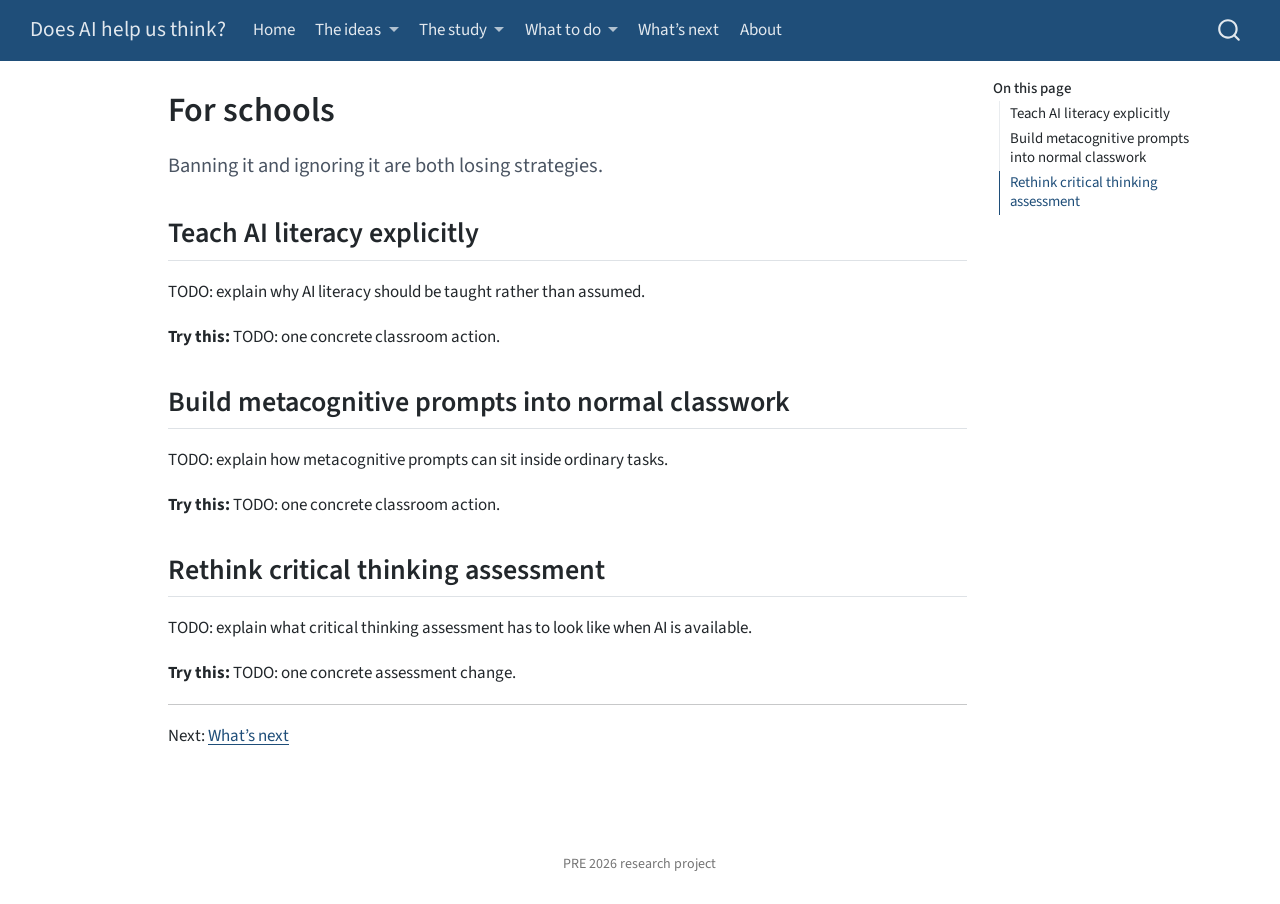
<file: docs/do/schools.html>
<!DOCTYPE html>
<html xmlns="http://www.w3.org/1999/xhtml" lang="en" xml:lang="en"><head>

<meta charset="utf-8">
<meta name="generator" content="quarto-1.7.32">

<meta name="viewport" content="width=device-width, initial-scale=1.0, user-scalable=yes">


<title>For schools – Does AI help us think?</title>
<style>
code{white-space: pre-wrap;}
span.smallcaps{font-variant: small-caps;}
div.columns{display: flex; gap: min(4vw, 1.5em);}
div.column{flex: auto; overflow-x: auto;}
div.hanging-indent{margin-left: 1.5em; text-indent: -1.5em;}
ul.task-list{list-style: none;}
ul.task-list li input[type="checkbox"] {
  width: 0.8em;
  margin: 0 0.8em 0.2em -1em; /* quarto-specific, see https://github.com/quarto-dev/quarto-cli/issues/4556 */ 
  vertical-align: middle;
}
</style>


<script src="../site_libs/quarto-nav/quarto-nav.js"></script>
<script src="../site_libs/quarto-nav/headroom.min.js"></script>
<script src="../site_libs/clipboard/clipboard.min.js"></script>
<script src="../site_libs/quarto-search/autocomplete.umd.js"></script>
<script src="../site_libs/quarto-search/fuse.min.js"></script>
<script src="../site_libs/quarto-search/quarto-search.js"></script>
<meta name="quarto:offset" content="../">
<script src="../site_libs/quarto-html/quarto.js" type="module"></script>
<script src="../site_libs/quarto-html/tabsets/tabsets.js" type="module"></script>
<script src="../site_libs/quarto-html/popper.min.js"></script>
<script src="../site_libs/quarto-html/tippy.umd.min.js"></script>
<script src="../site_libs/quarto-html/anchor.min.js"></script>
<link href="../site_libs/quarto-html/tippy.css" rel="stylesheet">
<link href="../site_libs/quarto-html/quarto-syntax-highlighting-37eea08aefeeee20ff55810ff984fec1.css" rel="stylesheet" id="quarto-text-highlighting-styles">
<script src="../site_libs/bootstrap/bootstrap.min.js"></script>
<link href="../site_libs/bootstrap/bootstrap-icons.css" rel="stylesheet">
<link href="../site_libs/bootstrap/bootstrap-e66b0eaa501a5ce799682b3d86c7e9af.min.css" rel="stylesheet" append-hash="true" id="quarto-bootstrap" data-mode="light">
<script id="quarto-search-options" type="application/json">{
  "location": "navbar",
  "copy-button": false,
  "collapse-after": 3,
  "panel-placement": "end",
  "type": "overlay",
  "limit": 50,
  "keyboard-shortcut": [
    "f",
    "/",
    "s"
  ],
  "show-item-context": false,
  "language": {
    "search-no-results-text": "No results",
    "search-matching-documents-text": "matching documents",
    "search-copy-link-title": "Copy link to search",
    "search-hide-matches-text": "Hide additional matches",
    "search-more-match-text": "more match in this document",
    "search-more-matches-text": "more matches in this document",
    "search-clear-button-title": "Clear",
    "search-text-placeholder": "",
    "search-detached-cancel-button-title": "Cancel",
    "search-submit-button-title": "Submit",
    "search-label": "Search"
  }
}</script>


</head>

<body class="nav-fixed quarto-light">

<div id="quarto-search-results"></div>
  <header id="quarto-header" class="headroom fixed-top">
    <nav class="navbar navbar-expand-lg " data-bs-theme="dark">
      <div class="navbar-container container-fluid">
      <div class="navbar-brand-container mx-auto">
    <a class="navbar-brand" href="../index.html">
    <span class="navbar-title">Does AI help us think?</span>
    </a>
  </div>
            <div id="quarto-search" class="" title="Search"></div>
          <button class="navbar-toggler" type="button" data-bs-toggle="collapse" data-bs-target="#navbarCollapse" aria-controls="navbarCollapse" role="menu" aria-expanded="false" aria-label="Toggle navigation" onclick="if (window.quartoToggleHeadroom) { window.quartoToggleHeadroom(); }">
  <span class="navbar-toggler-icon"></span>
</button>
          <div class="collapse navbar-collapse" id="navbarCollapse">
            <ul class="navbar-nav navbar-nav-scroll me-auto">
  <li class="nav-item">
    <a class="nav-link" href="../index.html"> 
<span class="menu-text">Home</span></a>
  </li>  
  <li class="nav-item dropdown ">
    <a class="nav-link dropdown-toggle" href="#" id="nav-menu-the-ideas" role="link" data-bs-toggle="dropdown" aria-expanded="false">
 <span class="menu-text">The ideas</span>
    </a>
    <ul class="dropdown-menu" aria-labelledby="nav-menu-the-ideas">    
        <li>
    <a class="dropdown-item" href="../ideas/thinking.html">
 <span class="dropdown-text">How AI changes thinking</span></a>
  </li>  
        <li>
    <a class="dropdown-item" href="../ideas/metacognition.html">
 <span class="dropdown-text">Metacognition</span></a>
  </li>  
        <li>
    <a class="dropdown-item" href="../ideas/ai-literacy.html">
 <span class="dropdown-text">Using AI well</span></a>
  </li>  
    </ul>
  </li>
  <li class="nav-item dropdown ">
    <a class="nav-link dropdown-toggle" href="#" id="nav-menu-the-study" role="link" data-bs-toggle="dropdown" aria-expanded="false">
 <span class="menu-text">The study</span>
    </a>
    <ul class="dropdown-menu" aria-labelledby="nav-menu-the-study">    
        <li>
    <a class="dropdown-item" href="../study/methods.html">
 <span class="dropdown-text">How we studied it</span></a>
  </li>  
        <li>
    <a class="dropdown-item" href="../study/findings.html">
 <span class="dropdown-text">What we found</span></a>
  </li>  
        <li>
    <a class="dropdown-item" href="../study/meaning.html">
 <span class="dropdown-text">What it means</span></a>
  </li>  
    </ul>
  </li>
  <li class="nav-item dropdown ">
    <a class="nav-link dropdown-toggle" href="#" id="nav-menu-what-to-do" role="link" data-bs-toggle="dropdown" aria-expanded="false">
 <span class="menu-text">What to do</span>
    </a>
    <ul class="dropdown-menu" aria-labelledby="nav-menu-what-to-do">    
        <li>
    <a class="dropdown-item" href="../do/students.html">
 <span class="dropdown-text">For students</span></a>
  </li>  
        <li>
    <a class="dropdown-item" href="../do/schools.html">
 <span class="dropdown-text">For schools</span></a>
  </li>  
    </ul>
  </li>
  <li class="nav-item">
    <a class="nav-link" href="../whats-next.html"> 
<span class="menu-text">What’s next</span></a>
  </li>  
  <li class="nav-item">
    <a class="nav-link" href="../about.html"> 
<span class="menu-text">About</span></a>
  </li>  
</ul>
          </div> <!-- /navcollapse -->
            <div class="quarto-navbar-tools">
</div>
      </div> <!-- /container-fluid -->
    </nav>
</header>
<!-- content -->
<div id="quarto-content" class="quarto-container page-columns page-rows-contents page-layout-article page-navbar">
<!-- sidebar -->
<!-- margin-sidebar -->
    <div id="quarto-margin-sidebar" class="sidebar margin-sidebar">
        <nav id="TOC" role="doc-toc" class="toc-active">
    <h2 id="toc-title">On this page</h2>
   
  <ul class="collapse">
  <li><a href="#teach-ai-literacy-explicitly" id="toc-teach-ai-literacy-explicitly" class="nav-link active" data-scroll-target="#teach-ai-literacy-explicitly">Teach AI literacy explicitly</a></li>
  <li><a href="#build-metacognitive-prompts-into-normal-classwork" id="toc-build-metacognitive-prompts-into-normal-classwork" class="nav-link" data-scroll-target="#build-metacognitive-prompts-into-normal-classwork">Build metacognitive prompts into normal classwork</a></li>
  <li><a href="#rethink-critical-thinking-assessment" id="toc-rethink-critical-thinking-assessment" class="nav-link" data-scroll-target="#rethink-critical-thinking-assessment">Rethink critical thinking assessment</a></li>
  </ul>
</nav>
    </div>
<!-- main -->
<main class="content" id="quarto-document-content">

<header id="title-block-header" class="quarto-title-block default">
<div class="quarto-title">
<h1 class="title">For schools</h1>
</div>



<div class="quarto-title-meta">

    
  
    
  </div>
  


</header>


<div class="promise">
<p>Banning it and ignoring it are both losing strategies.</p>
</div>
<section id="teach-ai-literacy-explicitly" class="level2">
<h2 class="anchored" data-anchor-id="teach-ai-literacy-explicitly">Teach AI literacy explicitly</h2>
<p>TODO: explain why AI literacy should be taught rather than assumed.</p>
<p><strong>Try this:</strong> TODO: one concrete classroom action.</p>
</section>
<section id="build-metacognitive-prompts-into-normal-classwork" class="level2">
<h2 class="anchored" data-anchor-id="build-metacognitive-prompts-into-normal-classwork">Build metacognitive prompts into normal classwork</h2>
<p>TODO: explain how metacognitive prompts can sit inside ordinary tasks.</p>
<p><strong>Try this:</strong> TODO: one concrete classroom action.</p>
</section>
<section id="rethink-critical-thinking-assessment" class="level2">
<h2 class="anchored" data-anchor-id="rethink-critical-thinking-assessment">Rethink critical thinking assessment</h2>
<p>TODO: explain what critical thinking assessment has to look like when AI is available.</p>
<p><strong>Try this:</strong> TODO: one concrete assessment change.</p>
<hr>
<p>Next: <a href="../whats-next.html">What’s next</a></p>


</section>

</main> <!-- /main -->
<script id="quarto-html-after-body" type="application/javascript">
  window.document.addEventListener("DOMContentLoaded", function (event) {
    const icon = "";
    const anchorJS = new window.AnchorJS();
    anchorJS.options = {
      placement: 'right',
      icon: icon
    };
    anchorJS.add('.anchored');
    const isCodeAnnotation = (el) => {
      for (const clz of el.classList) {
        if (clz.startsWith('code-annotation-')) {                     
          return true;
        }
      }
      return false;
    }
    const onCopySuccess = function(e) {
      // button target
      const button = e.trigger;
      // don't keep focus
      button.blur();
      // flash "checked"
      button.classList.add('code-copy-button-checked');
      var currentTitle = button.getAttribute("title");
      button.setAttribute("title", "Copied!");
      let tooltip;
      if (window.bootstrap) {
        button.setAttribute("data-bs-toggle", "tooltip");
        button.setAttribute("data-bs-placement", "left");
        button.setAttribute("data-bs-title", "Copied!");
        tooltip = new bootstrap.Tooltip(button, 
          { trigger: "manual", 
            customClass: "code-copy-button-tooltip",
            offset: [0, -8]});
        tooltip.show();    
      }
      setTimeout(function() {
        if (tooltip) {
          tooltip.hide();
          button.removeAttribute("data-bs-title");
          button.removeAttribute("data-bs-toggle");
          button.removeAttribute("data-bs-placement");
        }
        button.setAttribute("title", currentTitle);
        button.classList.remove('code-copy-button-checked');
      }, 1000);
      // clear code selection
      e.clearSelection();
    }
    const getTextToCopy = function(trigger) {
        const codeEl = trigger.previousElementSibling.cloneNode(true);
        for (const childEl of codeEl.children) {
          if (isCodeAnnotation(childEl)) {
            childEl.remove();
          }
        }
        return codeEl.innerText;
    }
    const clipboard = new window.ClipboardJS('.code-copy-button:not([data-in-quarto-modal])', {
      text: getTextToCopy
    });
    clipboard.on('success', onCopySuccess);
    if (window.document.getElementById('quarto-embedded-source-code-modal')) {
      const clipboardModal = new window.ClipboardJS('.code-copy-button[data-in-quarto-modal]', {
        text: getTextToCopy,
        container: window.document.getElementById('quarto-embedded-source-code-modal')
      });
      clipboardModal.on('success', onCopySuccess);
    }
      var localhostRegex = new RegExp(/^(?:http|https):\/\/localhost\:?[0-9]*\//);
      var mailtoRegex = new RegExp(/^mailto:/);
        var filterRegex = new RegExp('/' + window.location.host + '/');
      var isInternal = (href) => {
          return filterRegex.test(href) || localhostRegex.test(href) || mailtoRegex.test(href);
      }
      // Inspect non-navigation links and adorn them if external
     var links = window.document.querySelectorAll('a[href]:not(.nav-link):not(.navbar-brand):not(.toc-action):not(.sidebar-link):not(.sidebar-item-toggle):not(.pagination-link):not(.no-external):not([aria-hidden]):not(.dropdown-item):not(.quarto-navigation-tool):not(.about-link)');
      for (var i=0; i<links.length; i++) {
        const link = links[i];
        if (!isInternal(link.href)) {
          // undo the damage that might have been done by quarto-nav.js in the case of
          // links that we want to consider external
          if (link.dataset.originalHref !== undefined) {
            link.href = link.dataset.originalHref;
          }
        }
      }
    function tippyHover(el, contentFn, onTriggerFn, onUntriggerFn) {
      const config = {
        allowHTML: true,
        maxWidth: 500,
        delay: 100,
        arrow: false,
        appendTo: function(el) {
            return el.parentElement;
        },
        interactive: true,
        interactiveBorder: 10,
        theme: 'quarto',
        placement: 'bottom-start',
      };
      if (contentFn) {
        config.content = contentFn;
      }
      if (onTriggerFn) {
        config.onTrigger = onTriggerFn;
      }
      if (onUntriggerFn) {
        config.onUntrigger = onUntriggerFn;
      }
      window.tippy(el, config); 
    }
    const noterefs = window.document.querySelectorAll('a[role="doc-noteref"]');
    for (var i=0; i<noterefs.length; i++) {
      const ref = noterefs[i];
      tippyHover(ref, function() {
        // use id or data attribute instead here
        let href = ref.getAttribute('data-footnote-href') || ref.getAttribute('href');
        try { href = new URL(href).hash; } catch {}
        const id = href.replace(/^#\/?/, "");
        const note = window.document.getElementById(id);
        if (note) {
          return note.innerHTML;
        } else {
          return "";
        }
      });
    }
    const xrefs = window.document.querySelectorAll('a.quarto-xref');
    const processXRef = (id, note) => {
      // Strip column container classes
      const stripColumnClz = (el) => {
        el.classList.remove("page-full", "page-columns");
        if (el.children) {
          for (const child of el.children) {
            stripColumnClz(child);
          }
        }
      }
      stripColumnClz(note)
      if (id === null || id.startsWith('sec-')) {
        // Special case sections, only their first couple elements
        const container = document.createElement("div");
        if (note.children && note.children.length > 2) {
          container.appendChild(note.children[0].cloneNode(true));
          for (let i = 1; i < note.children.length; i++) {
            const child = note.children[i];
            if (child.tagName === "P" && child.innerText === "") {
              continue;
            } else {
              container.appendChild(child.cloneNode(true));
              break;
            }
          }
          if (window.Quarto?.typesetMath) {
            window.Quarto.typesetMath(container);
          }
          return container.innerHTML
        } else {
          if (window.Quarto?.typesetMath) {
            window.Quarto.typesetMath(note);
          }
          return note.innerHTML;
        }
      } else {
        // Remove any anchor links if they are present
        const anchorLink = note.querySelector('a.anchorjs-link');
        if (anchorLink) {
          anchorLink.remove();
        }
        if (window.Quarto?.typesetMath) {
          window.Quarto.typesetMath(note);
        }
        if (note.classList.contains("callout")) {
          return note.outerHTML;
        } else {
          return note.innerHTML;
        }
      }
    }
    for (var i=0; i<xrefs.length; i++) {
      const xref = xrefs[i];
      tippyHover(xref, undefined, function(instance) {
        instance.disable();
        let url = xref.getAttribute('href');
        let hash = undefined; 
        if (url.startsWith('#')) {
          hash = url;
        } else {
          try { hash = new URL(url).hash; } catch {}
        }
        if (hash) {
          const id = hash.replace(/^#\/?/, "");
          const note = window.document.getElementById(id);
          if (note !== null) {
            try {
              const html = processXRef(id, note.cloneNode(true));
              instance.setContent(html);
            } finally {
              instance.enable();
              instance.show();
            }
          } else {
            // See if we can fetch this
            fetch(url.split('#')[0])
            .then(res => res.text())
            .then(html => {
              const parser = new DOMParser();
              const htmlDoc = parser.parseFromString(html, "text/html");
              const note = htmlDoc.getElementById(id);
              if (note !== null) {
                const html = processXRef(id, note);
                instance.setContent(html);
              } 
            }).finally(() => {
              instance.enable();
              instance.show();
            });
          }
        } else {
          // See if we can fetch a full url (with no hash to target)
          // This is a special case and we should probably do some content thinning / targeting
          fetch(url)
          .then(res => res.text())
          .then(html => {
            const parser = new DOMParser();
            const htmlDoc = parser.parseFromString(html, "text/html");
            const note = htmlDoc.querySelector('main.content');
            if (note !== null) {
              // This should only happen for chapter cross references
              // (since there is no id in the URL)
              // remove the first header
              if (note.children.length > 0 && note.children[0].tagName === "HEADER") {
                note.children[0].remove();
              }
              const html = processXRef(null, note);
              instance.setContent(html);
            } 
          }).finally(() => {
            instance.enable();
            instance.show();
          });
        }
      }, function(instance) {
      });
    }
        let selectedAnnoteEl;
        const selectorForAnnotation = ( cell, annotation) => {
          let cellAttr = 'data-code-cell="' + cell + '"';
          let lineAttr = 'data-code-annotation="' +  annotation + '"';
          const selector = 'span[' + cellAttr + '][' + lineAttr + ']';
          return selector;
        }
        const selectCodeLines = (annoteEl) => {
          const doc = window.document;
          const targetCell = annoteEl.getAttribute("data-target-cell");
          const targetAnnotation = annoteEl.getAttribute("data-target-annotation");
          const annoteSpan = window.document.querySelector(selectorForAnnotation(targetCell, targetAnnotation));
          const lines = annoteSpan.getAttribute("data-code-lines").split(",");
          const lineIds = lines.map((line) => {
            return targetCell + "-" + line;
          })
          let top = null;
          let height = null;
          let parent = null;
          if (lineIds.length > 0) {
              //compute the position of the single el (top and bottom and make a div)
              const el = window.document.getElementById(lineIds[0]);
              top = el.offsetTop;
              height = el.offsetHeight;
              parent = el.parentElement.parentElement;
            if (lineIds.length > 1) {
              const lastEl = window.document.getElementById(lineIds[lineIds.length - 1]);
              const bottom = lastEl.offsetTop + lastEl.offsetHeight;
              height = bottom - top;
            }
            if (top !== null && height !== null && parent !== null) {
              // cook up a div (if necessary) and position it 
              let div = window.document.getElementById("code-annotation-line-highlight");
              if (div === null) {
                div = window.document.createElement("div");
                div.setAttribute("id", "code-annotation-line-highlight");
                div.style.position = 'absolute';
                parent.appendChild(div);
              }
              div.style.top = top - 2 + "px";
              div.style.height = height + 4 + "px";
              div.style.left = 0;
              let gutterDiv = window.document.getElementById("code-annotation-line-highlight-gutter");
              if (gutterDiv === null) {
                gutterDiv = window.document.createElement("div");
                gutterDiv.setAttribute("id", "code-annotation-line-highlight-gutter");
                gutterDiv.style.position = 'absolute';
                const codeCell = window.document.getElementById(targetCell);
                const gutter = codeCell.querySelector('.code-annotation-gutter');
                gutter.appendChild(gutterDiv);
              }
              gutterDiv.style.top = top - 2 + "px";
              gutterDiv.style.height = height + 4 + "px";
            }
            selectedAnnoteEl = annoteEl;
          }
        };
        const unselectCodeLines = () => {
          const elementsIds = ["code-annotation-line-highlight", "code-annotation-line-highlight-gutter"];
          elementsIds.forEach((elId) => {
            const div = window.document.getElementById(elId);
            if (div) {
              div.remove();
            }
          });
          selectedAnnoteEl = undefined;
        };
          // Handle positioning of the toggle
      window.addEventListener(
        "resize",
        throttle(() => {
          elRect = undefined;
          if (selectedAnnoteEl) {
            selectCodeLines(selectedAnnoteEl);
          }
        }, 10)
      );
      function throttle(fn, ms) {
      let throttle = false;
      let timer;
        return (...args) => {
          if(!throttle) { // first call gets through
              fn.apply(this, args);
              throttle = true;
          } else { // all the others get throttled
              if(timer) clearTimeout(timer); // cancel #2
              timer = setTimeout(() => {
                fn.apply(this, args);
                timer = throttle = false;
              }, ms);
          }
        };
      }
        // Attach click handler to the DT
        const annoteDls = window.document.querySelectorAll('dt[data-target-cell]');
        for (const annoteDlNode of annoteDls) {
          annoteDlNode.addEventListener('click', (event) => {
            const clickedEl = event.target;
            if (clickedEl !== selectedAnnoteEl) {
              unselectCodeLines();
              const activeEl = window.document.querySelector('dt[data-target-cell].code-annotation-active');
              if (activeEl) {
                activeEl.classList.remove('code-annotation-active');
              }
              selectCodeLines(clickedEl);
              clickedEl.classList.add('code-annotation-active');
            } else {
              // Unselect the line
              unselectCodeLines();
              clickedEl.classList.remove('code-annotation-active');
            }
          });
        }
    const findCites = (el) => {
      const parentEl = el.parentElement;
      if (parentEl) {
        const cites = parentEl.dataset.cites;
        if (cites) {
          return {
            el,
            cites: cites.split(' ')
          };
        } else {
          return findCites(el.parentElement)
        }
      } else {
        return undefined;
      }
    };
    var bibliorefs = window.document.querySelectorAll('a[role="doc-biblioref"]');
    for (var i=0; i<bibliorefs.length; i++) {
      const ref = bibliorefs[i];
      const citeInfo = findCites(ref);
      if (citeInfo) {
        tippyHover(citeInfo.el, function() {
          var popup = window.document.createElement('div');
          citeInfo.cites.forEach(function(cite) {
            var citeDiv = window.document.createElement('div');
            citeDiv.classList.add('hanging-indent');
            citeDiv.classList.add('csl-entry');
            var biblioDiv = window.document.getElementById('ref-' + cite);
            if (biblioDiv) {
              citeDiv.innerHTML = biblioDiv.innerHTML;
            }
            popup.appendChild(citeDiv);
          });
          return popup.innerHTML;
        });
      }
    }
  });
  </script>
</div> <!-- /content -->
<footer class="footer">
  <div class="nav-footer">
    <div class="nav-footer-left">
      &nbsp;
    </div>   
    <div class="nav-footer-center">
<p>PRE 2026 research project</p>
</div>
    <div class="nav-footer-right">
      &nbsp;
    </div>
  </div>
</footer>




</body></html>
</file>
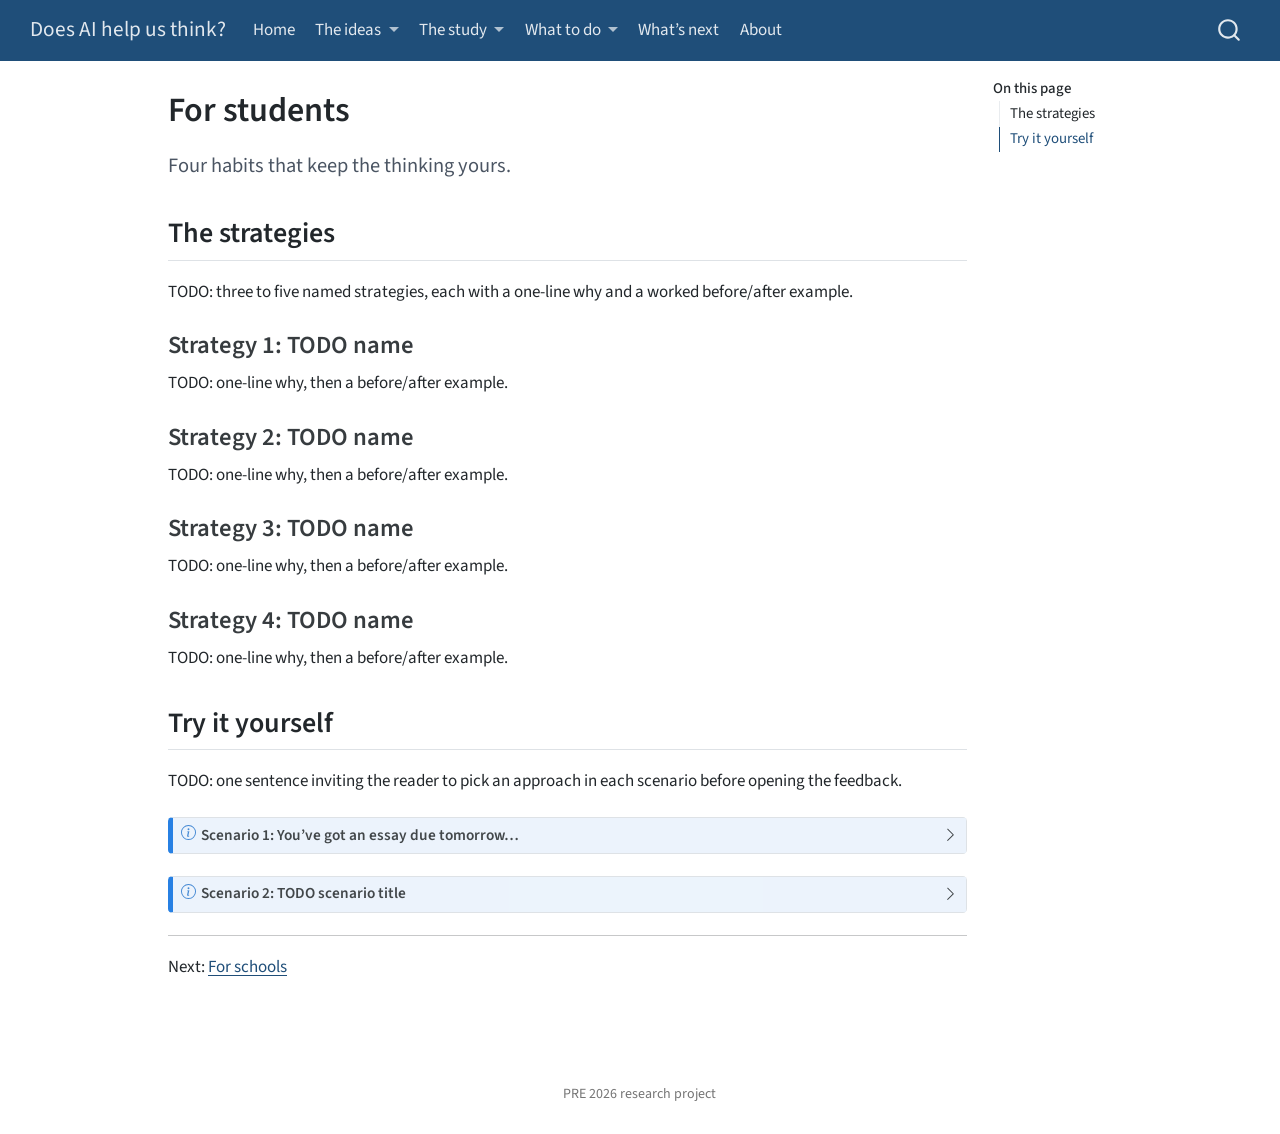
<file: docs/do/students.html>
<!DOCTYPE html>
<html xmlns="http://www.w3.org/1999/xhtml" lang="en" xml:lang="en"><head>

<meta charset="utf-8">
<meta name="generator" content="quarto-1.7.32">

<meta name="viewport" content="width=device-width, initial-scale=1.0, user-scalable=yes">


<title>For students – Does AI help us think?</title>
<style>
code{white-space: pre-wrap;}
span.smallcaps{font-variant: small-caps;}
div.columns{display: flex; gap: min(4vw, 1.5em);}
div.column{flex: auto; overflow-x: auto;}
div.hanging-indent{margin-left: 1.5em; text-indent: -1.5em;}
ul.task-list{list-style: none;}
ul.task-list li input[type="checkbox"] {
  width: 0.8em;
  margin: 0 0.8em 0.2em -1em; /* quarto-specific, see https://github.com/quarto-dev/quarto-cli/issues/4556 */ 
  vertical-align: middle;
}
</style>


<script src="../site_libs/quarto-nav/quarto-nav.js"></script>
<script src="../site_libs/quarto-nav/headroom.min.js"></script>
<script src="../site_libs/clipboard/clipboard.min.js"></script>
<script src="../site_libs/quarto-search/autocomplete.umd.js"></script>
<script src="../site_libs/quarto-search/fuse.min.js"></script>
<script src="../site_libs/quarto-search/quarto-search.js"></script>
<meta name="quarto:offset" content="../">
<script src="../site_libs/quarto-html/quarto.js" type="module"></script>
<script src="../site_libs/quarto-html/tabsets/tabsets.js" type="module"></script>
<script src="../site_libs/quarto-html/popper.min.js"></script>
<script src="../site_libs/quarto-html/tippy.umd.min.js"></script>
<script src="../site_libs/quarto-html/anchor.min.js"></script>
<link href="../site_libs/quarto-html/tippy.css" rel="stylesheet">
<link href="../site_libs/quarto-html/quarto-syntax-highlighting-37eea08aefeeee20ff55810ff984fec1.css" rel="stylesheet" id="quarto-text-highlighting-styles">
<script src="../site_libs/bootstrap/bootstrap.min.js"></script>
<link href="../site_libs/bootstrap/bootstrap-icons.css" rel="stylesheet">
<link href="../site_libs/bootstrap/bootstrap-e66b0eaa501a5ce799682b3d86c7e9af.min.css" rel="stylesheet" append-hash="true" id="quarto-bootstrap" data-mode="light">
<script id="quarto-search-options" type="application/json">{
  "location": "navbar",
  "copy-button": false,
  "collapse-after": 3,
  "panel-placement": "end",
  "type": "overlay",
  "limit": 50,
  "keyboard-shortcut": [
    "f",
    "/",
    "s"
  ],
  "show-item-context": false,
  "language": {
    "search-no-results-text": "No results",
    "search-matching-documents-text": "matching documents",
    "search-copy-link-title": "Copy link to search",
    "search-hide-matches-text": "Hide additional matches",
    "search-more-match-text": "more match in this document",
    "search-more-matches-text": "more matches in this document",
    "search-clear-button-title": "Clear",
    "search-text-placeholder": "",
    "search-detached-cancel-button-title": "Cancel",
    "search-submit-button-title": "Submit",
    "search-label": "Search"
  }
}</script>


</head>

<body class="nav-fixed quarto-light">

<div id="quarto-search-results"></div>
  <header id="quarto-header" class="headroom fixed-top">
    <nav class="navbar navbar-expand-lg " data-bs-theme="dark">
      <div class="navbar-container container-fluid">
      <div class="navbar-brand-container mx-auto">
    <a class="navbar-brand" href="../index.html">
    <span class="navbar-title">Does AI help us think?</span>
    </a>
  </div>
            <div id="quarto-search" class="" title="Search"></div>
          <button class="navbar-toggler" type="button" data-bs-toggle="collapse" data-bs-target="#navbarCollapse" aria-controls="navbarCollapse" role="menu" aria-expanded="false" aria-label="Toggle navigation" onclick="if (window.quartoToggleHeadroom) { window.quartoToggleHeadroom(); }">
  <span class="navbar-toggler-icon"></span>
</button>
          <div class="collapse navbar-collapse" id="navbarCollapse">
            <ul class="navbar-nav navbar-nav-scroll me-auto">
  <li class="nav-item">
    <a class="nav-link" href="../index.html"> 
<span class="menu-text">Home</span></a>
  </li>  
  <li class="nav-item dropdown ">
    <a class="nav-link dropdown-toggle" href="#" id="nav-menu-the-ideas" role="link" data-bs-toggle="dropdown" aria-expanded="false">
 <span class="menu-text">The ideas</span>
    </a>
    <ul class="dropdown-menu" aria-labelledby="nav-menu-the-ideas">    
        <li>
    <a class="dropdown-item" href="../ideas/thinking.html">
 <span class="dropdown-text">How AI changes thinking</span></a>
  </li>  
        <li>
    <a class="dropdown-item" href="../ideas/metacognition.html">
 <span class="dropdown-text">Metacognition</span></a>
  </li>  
        <li>
    <a class="dropdown-item" href="../ideas/ai-literacy.html">
 <span class="dropdown-text">Using AI well</span></a>
  </li>  
    </ul>
  </li>
  <li class="nav-item dropdown ">
    <a class="nav-link dropdown-toggle" href="#" id="nav-menu-the-study" role="link" data-bs-toggle="dropdown" aria-expanded="false">
 <span class="menu-text">The study</span>
    </a>
    <ul class="dropdown-menu" aria-labelledby="nav-menu-the-study">    
        <li>
    <a class="dropdown-item" href="../study/methods.html">
 <span class="dropdown-text">How we studied it</span></a>
  </li>  
        <li>
    <a class="dropdown-item" href="../study/findings.html">
 <span class="dropdown-text">What we found</span></a>
  </li>  
        <li>
    <a class="dropdown-item" href="../study/meaning.html">
 <span class="dropdown-text">What it means</span></a>
  </li>  
    </ul>
  </li>
  <li class="nav-item dropdown ">
    <a class="nav-link dropdown-toggle" href="#" id="nav-menu-what-to-do" role="link" data-bs-toggle="dropdown" aria-expanded="false">
 <span class="menu-text">What to do</span>
    </a>
    <ul class="dropdown-menu" aria-labelledby="nav-menu-what-to-do">    
        <li>
    <a class="dropdown-item" href="../do/students.html">
 <span class="dropdown-text">For students</span></a>
  </li>  
        <li>
    <a class="dropdown-item" href="../do/schools.html">
 <span class="dropdown-text">For schools</span></a>
  </li>  
    </ul>
  </li>
  <li class="nav-item">
    <a class="nav-link" href="../whats-next.html"> 
<span class="menu-text">What’s next</span></a>
  </li>  
  <li class="nav-item">
    <a class="nav-link" href="../about.html"> 
<span class="menu-text">About</span></a>
  </li>  
</ul>
          </div> <!-- /navcollapse -->
            <div class="quarto-navbar-tools">
</div>
      </div> <!-- /container-fluid -->
    </nav>
</header>
<!-- content -->
<div id="quarto-content" class="quarto-container page-columns page-rows-contents page-layout-article page-navbar">
<!-- sidebar -->
<!-- margin-sidebar -->
    <div id="quarto-margin-sidebar" class="sidebar margin-sidebar">
        <nav id="TOC" role="doc-toc" class="toc-active">
    <h2 id="toc-title">On this page</h2>
   
  <ul class="collapse">
  <li><a href="#the-strategies" id="toc-the-strategies" class="nav-link active" data-scroll-target="#the-strategies">The strategies</a></li>
  <li><a href="#try-it-yourself" id="toc-try-it-yourself" class="nav-link" data-scroll-target="#try-it-yourself">Try it yourself</a></li>
  </ul>
</nav>
    </div>
<!-- main -->
<main class="content" id="quarto-document-content">

<header id="title-block-header" class="quarto-title-block default">
<div class="quarto-title">
<h1 class="title">For students</h1>
</div>



<div class="quarto-title-meta">

    
  
    
  </div>
  


</header>


<div class="promise">
<p>Four habits that keep the thinking yours.</p>
</div>
<section id="the-strategies" class="level2">
<h2 class="anchored" data-anchor-id="the-strategies">The strategies</h2>
<p>TODO: three to five named strategies, each with a one-line why and a worked before/after example.</p>
<section id="strategy-1-todo-name" class="level3">
<h3 class="anchored" data-anchor-id="strategy-1-todo-name">Strategy 1: TODO name</h3>
<p>TODO: one-line why, then a before/after example.</p>
</section>
<section id="strategy-2-todo-name" class="level3">
<h3 class="anchored" data-anchor-id="strategy-2-todo-name">Strategy 2: TODO name</h3>
<p>TODO: one-line why, then a before/after example.</p>
</section>
<section id="strategy-3-todo-name" class="level3">
<h3 class="anchored" data-anchor-id="strategy-3-todo-name">Strategy 3: TODO name</h3>
<p>TODO: one-line why, then a before/after example.</p>
</section>
<section id="strategy-4-todo-name" class="level3">
<h3 class="anchored" data-anchor-id="strategy-4-todo-name">Strategy 4: TODO name</h3>
<p>TODO: one-line why, then a before/after example.</p>
</section>
</section>
<section id="try-it-yourself" class="level2">
<h2 class="anchored" data-anchor-id="try-it-yourself">Try it yourself</h2>
<p>TODO: one sentence inviting the reader to pick an approach in each scenario before opening the feedback.</p>
<div class="callout callout-style-default callout-note callout-titled" title="Scenario 1: You've got an essay due tomorrow…">
<div class="callout-header d-flex align-content-center" data-bs-toggle="collapse" data-bs-target=".callout-1-contents" aria-controls="callout-1" aria-expanded="false" aria-label="Toggle callout">
<div class="callout-icon-container">
<i class="callout-icon"></i>
</div>
<div class="callout-title-container flex-fill">
Scenario 1: You’ve got an essay due tomorrow…
</div>
<div class="callout-btn-toggle d-inline-block border-0 py-1 ps-1 pe-0 float-end"><i class="callout-toggle"></i></div>
</div>
<div id="callout-1" class="callout-1-contents callout-collapse collapse">
<div class="callout-body-container callout-body">
<p>TODO: describe the situation, list two or three approaches the reader could take, and give feedback on each.</p>
</div>
</div>
</div>
<div class="callout callout-style-default callout-note callout-titled" title="Scenario 2: TODO scenario title">
<div class="callout-header d-flex align-content-center" data-bs-toggle="collapse" data-bs-target=".callout-2-contents" aria-controls="callout-2" aria-expanded="false" aria-label="Toggle callout">
<div class="callout-icon-container">
<i class="callout-icon"></i>
</div>
<div class="callout-title-container flex-fill">
Scenario 2: TODO scenario title
</div>
<div class="callout-btn-toggle d-inline-block border-0 py-1 ps-1 pe-0 float-end"><i class="callout-toggle"></i></div>
</div>
<div id="callout-2" class="callout-2-contents callout-collapse collapse">
<div class="callout-body-container callout-body">
<p>TODO: describe the situation, list two or three approaches the reader could take, and give feedback on each.</p>
</div>
</div>
</div>
<hr>
<p>Next: <a href="../do/schools.html">For schools</a></p>


</section>

</main> <!-- /main -->
<script id="quarto-html-after-body" type="application/javascript">
  window.document.addEventListener("DOMContentLoaded", function (event) {
    const icon = "";
    const anchorJS = new window.AnchorJS();
    anchorJS.options = {
      placement: 'right',
      icon: icon
    };
    anchorJS.add('.anchored');
    const isCodeAnnotation = (el) => {
      for (const clz of el.classList) {
        if (clz.startsWith('code-annotation-')) {                     
          return true;
        }
      }
      return false;
    }
    const onCopySuccess = function(e) {
      // button target
      const button = e.trigger;
      // don't keep focus
      button.blur();
      // flash "checked"
      button.classList.add('code-copy-button-checked');
      var currentTitle = button.getAttribute("title");
      button.setAttribute("title", "Copied!");
      let tooltip;
      if (window.bootstrap) {
        button.setAttribute("data-bs-toggle", "tooltip");
        button.setAttribute("data-bs-placement", "left");
        button.setAttribute("data-bs-title", "Copied!");
        tooltip = new bootstrap.Tooltip(button, 
          { trigger: "manual", 
            customClass: "code-copy-button-tooltip",
            offset: [0, -8]});
        tooltip.show();    
      }
      setTimeout(function() {
        if (tooltip) {
          tooltip.hide();
          button.removeAttribute("data-bs-title");
          button.removeAttribute("data-bs-toggle");
          button.removeAttribute("data-bs-placement");
        }
        button.setAttribute("title", currentTitle);
        button.classList.remove('code-copy-button-checked');
      }, 1000);
      // clear code selection
      e.clearSelection();
    }
    const getTextToCopy = function(trigger) {
        const codeEl = trigger.previousElementSibling.cloneNode(true);
        for (const childEl of codeEl.children) {
          if (isCodeAnnotation(childEl)) {
            childEl.remove();
          }
        }
        return codeEl.innerText;
    }
    const clipboard = new window.ClipboardJS('.code-copy-button:not([data-in-quarto-modal])', {
      text: getTextToCopy
    });
    clipboard.on('success', onCopySuccess);
    if (window.document.getElementById('quarto-embedded-source-code-modal')) {
      const clipboardModal = new window.ClipboardJS('.code-copy-button[data-in-quarto-modal]', {
        text: getTextToCopy,
        container: window.document.getElementById('quarto-embedded-source-code-modal')
      });
      clipboardModal.on('success', onCopySuccess);
    }
      var localhostRegex = new RegExp(/^(?:http|https):\/\/localhost\:?[0-9]*\//);
      var mailtoRegex = new RegExp(/^mailto:/);
        var filterRegex = new RegExp('/' + window.location.host + '/');
      var isInternal = (href) => {
          return filterRegex.test(href) || localhostRegex.test(href) || mailtoRegex.test(href);
      }
      // Inspect non-navigation links and adorn them if external
     var links = window.document.querySelectorAll('a[href]:not(.nav-link):not(.navbar-brand):not(.toc-action):not(.sidebar-link):not(.sidebar-item-toggle):not(.pagination-link):not(.no-external):not([aria-hidden]):not(.dropdown-item):not(.quarto-navigation-tool):not(.about-link)');
      for (var i=0; i<links.length; i++) {
        const link = links[i];
        if (!isInternal(link.href)) {
          // undo the damage that might have been done by quarto-nav.js in the case of
          // links that we want to consider external
          if (link.dataset.originalHref !== undefined) {
            link.href = link.dataset.originalHref;
          }
        }
      }
    function tippyHover(el, contentFn, onTriggerFn, onUntriggerFn) {
      const config = {
        allowHTML: true,
        maxWidth: 500,
        delay: 100,
        arrow: false,
        appendTo: function(el) {
            return el.parentElement;
        },
        interactive: true,
        interactiveBorder: 10,
        theme: 'quarto',
        placement: 'bottom-start',
      };
      if (contentFn) {
        config.content = contentFn;
      }
      if (onTriggerFn) {
        config.onTrigger = onTriggerFn;
      }
      if (onUntriggerFn) {
        config.onUntrigger = onUntriggerFn;
      }
      window.tippy(el, config); 
    }
    const noterefs = window.document.querySelectorAll('a[role="doc-noteref"]');
    for (var i=0; i<noterefs.length; i++) {
      const ref = noterefs[i];
      tippyHover(ref, function() {
        // use id or data attribute instead here
        let href = ref.getAttribute('data-footnote-href') || ref.getAttribute('href');
        try { href = new URL(href).hash; } catch {}
        const id = href.replace(/^#\/?/, "");
        const note = window.document.getElementById(id);
        if (note) {
          return note.innerHTML;
        } else {
          return "";
        }
      });
    }
    const xrefs = window.document.querySelectorAll('a.quarto-xref');
    const processXRef = (id, note) => {
      // Strip column container classes
      const stripColumnClz = (el) => {
        el.classList.remove("page-full", "page-columns");
        if (el.children) {
          for (const child of el.children) {
            stripColumnClz(child);
          }
        }
      }
      stripColumnClz(note)
      if (id === null || id.startsWith('sec-')) {
        // Special case sections, only their first couple elements
        const container = document.createElement("div");
        if (note.children && note.children.length > 2) {
          container.appendChild(note.children[0].cloneNode(true));
          for (let i = 1; i < note.children.length; i++) {
            const child = note.children[i];
            if (child.tagName === "P" && child.innerText === "") {
              continue;
            } else {
              container.appendChild(child.cloneNode(true));
              break;
            }
          }
          if (window.Quarto?.typesetMath) {
            window.Quarto.typesetMath(container);
          }
          return container.innerHTML
        } else {
          if (window.Quarto?.typesetMath) {
            window.Quarto.typesetMath(note);
          }
          return note.innerHTML;
        }
      } else {
        // Remove any anchor links if they are present
        const anchorLink = note.querySelector('a.anchorjs-link');
        if (anchorLink) {
          anchorLink.remove();
        }
        if (window.Quarto?.typesetMath) {
          window.Quarto.typesetMath(note);
        }
        if (note.classList.contains("callout")) {
          return note.outerHTML;
        } else {
          return note.innerHTML;
        }
      }
    }
    for (var i=0; i<xrefs.length; i++) {
      const xref = xrefs[i];
      tippyHover(xref, undefined, function(instance) {
        instance.disable();
        let url = xref.getAttribute('href');
        let hash = undefined; 
        if (url.startsWith('#')) {
          hash = url;
        } else {
          try { hash = new URL(url).hash; } catch {}
        }
        if (hash) {
          const id = hash.replace(/^#\/?/, "");
          const note = window.document.getElementById(id);
          if (note !== null) {
            try {
              const html = processXRef(id, note.cloneNode(true));
              instance.setContent(html);
            } finally {
              instance.enable();
              instance.show();
            }
          } else {
            // See if we can fetch this
            fetch(url.split('#')[0])
            .then(res => res.text())
            .then(html => {
              const parser = new DOMParser();
              const htmlDoc = parser.parseFromString(html, "text/html");
              const note = htmlDoc.getElementById(id);
              if (note !== null) {
                const html = processXRef(id, note);
                instance.setContent(html);
              } 
            }).finally(() => {
              instance.enable();
              instance.show();
            });
          }
        } else {
          // See if we can fetch a full url (with no hash to target)
          // This is a special case and we should probably do some content thinning / targeting
          fetch(url)
          .then(res => res.text())
          .then(html => {
            const parser = new DOMParser();
            const htmlDoc = parser.parseFromString(html, "text/html");
            const note = htmlDoc.querySelector('main.content');
            if (note !== null) {
              // This should only happen for chapter cross references
              // (since there is no id in the URL)
              // remove the first header
              if (note.children.length > 0 && note.children[0].tagName === "HEADER") {
                note.children[0].remove();
              }
              const html = processXRef(null, note);
              instance.setContent(html);
            } 
          }).finally(() => {
            instance.enable();
            instance.show();
          });
        }
      }, function(instance) {
      });
    }
        let selectedAnnoteEl;
        const selectorForAnnotation = ( cell, annotation) => {
          let cellAttr = 'data-code-cell="' + cell + '"';
          let lineAttr = 'data-code-annotation="' +  annotation + '"';
          const selector = 'span[' + cellAttr + '][' + lineAttr + ']';
          return selector;
        }
        const selectCodeLines = (annoteEl) => {
          const doc = window.document;
          const targetCell = annoteEl.getAttribute("data-target-cell");
          const targetAnnotation = annoteEl.getAttribute("data-target-annotation");
          const annoteSpan = window.document.querySelector(selectorForAnnotation(targetCell, targetAnnotation));
          const lines = annoteSpan.getAttribute("data-code-lines").split(",");
          const lineIds = lines.map((line) => {
            return targetCell + "-" + line;
          })
          let top = null;
          let height = null;
          let parent = null;
          if (lineIds.length > 0) {
              //compute the position of the single el (top and bottom and make a div)
              const el = window.document.getElementById(lineIds[0]);
              top = el.offsetTop;
              height = el.offsetHeight;
              parent = el.parentElement.parentElement;
            if (lineIds.length > 1) {
              const lastEl = window.document.getElementById(lineIds[lineIds.length - 1]);
              const bottom = lastEl.offsetTop + lastEl.offsetHeight;
              height = bottom - top;
            }
            if (top !== null && height !== null && parent !== null) {
              // cook up a div (if necessary) and position it 
              let div = window.document.getElementById("code-annotation-line-highlight");
              if (div === null) {
                div = window.document.createElement("div");
                div.setAttribute("id", "code-annotation-line-highlight");
                div.style.position = 'absolute';
                parent.appendChild(div);
              }
              div.style.top = top - 2 + "px";
              div.style.height = height + 4 + "px";
              div.style.left = 0;
              let gutterDiv = window.document.getElementById("code-annotation-line-highlight-gutter");
              if (gutterDiv === null) {
                gutterDiv = window.document.createElement("div");
                gutterDiv.setAttribute("id", "code-annotation-line-highlight-gutter");
                gutterDiv.style.position = 'absolute';
                const codeCell = window.document.getElementById(targetCell);
                const gutter = codeCell.querySelector('.code-annotation-gutter');
                gutter.appendChild(gutterDiv);
              }
              gutterDiv.style.top = top - 2 + "px";
              gutterDiv.style.height = height + 4 + "px";
            }
            selectedAnnoteEl = annoteEl;
          }
        };
        const unselectCodeLines = () => {
          const elementsIds = ["code-annotation-line-highlight", "code-annotation-line-highlight-gutter"];
          elementsIds.forEach((elId) => {
            const div = window.document.getElementById(elId);
            if (div) {
              div.remove();
            }
          });
          selectedAnnoteEl = undefined;
        };
          // Handle positioning of the toggle
      window.addEventListener(
        "resize",
        throttle(() => {
          elRect = undefined;
          if (selectedAnnoteEl) {
            selectCodeLines(selectedAnnoteEl);
          }
        }, 10)
      );
      function throttle(fn, ms) {
      let throttle = false;
      let timer;
        return (...args) => {
          if(!throttle) { // first call gets through
              fn.apply(this, args);
              throttle = true;
          } else { // all the others get throttled
              if(timer) clearTimeout(timer); // cancel #2
              timer = setTimeout(() => {
                fn.apply(this, args);
                timer = throttle = false;
              }, ms);
          }
        };
      }
        // Attach click handler to the DT
        const annoteDls = window.document.querySelectorAll('dt[data-target-cell]');
        for (const annoteDlNode of annoteDls) {
          annoteDlNode.addEventListener('click', (event) => {
            const clickedEl = event.target;
            if (clickedEl !== selectedAnnoteEl) {
              unselectCodeLines();
              const activeEl = window.document.querySelector('dt[data-target-cell].code-annotation-active');
              if (activeEl) {
                activeEl.classList.remove('code-annotation-active');
              }
              selectCodeLines(clickedEl);
              clickedEl.classList.add('code-annotation-active');
            } else {
              // Unselect the line
              unselectCodeLines();
              clickedEl.classList.remove('code-annotation-active');
            }
          });
        }
    const findCites = (el) => {
      const parentEl = el.parentElement;
      if (parentEl) {
        const cites = parentEl.dataset.cites;
        if (cites) {
          return {
            el,
            cites: cites.split(' ')
          };
        } else {
          return findCites(el.parentElement)
        }
      } else {
        return undefined;
      }
    };
    var bibliorefs = window.document.querySelectorAll('a[role="doc-biblioref"]');
    for (var i=0; i<bibliorefs.length; i++) {
      const ref = bibliorefs[i];
      const citeInfo = findCites(ref);
      if (citeInfo) {
        tippyHover(citeInfo.el, function() {
          var popup = window.document.createElement('div');
          citeInfo.cites.forEach(function(cite) {
            var citeDiv = window.document.createElement('div');
            citeDiv.classList.add('hanging-indent');
            citeDiv.classList.add('csl-entry');
            var biblioDiv = window.document.getElementById('ref-' + cite);
            if (biblioDiv) {
              citeDiv.innerHTML = biblioDiv.innerHTML;
            }
            popup.appendChild(citeDiv);
          });
          return popup.innerHTML;
        });
      }
    }
  });
  </script>
</div> <!-- /content -->
<footer class="footer">
  <div class="nav-footer">
    <div class="nav-footer-left">
      &nbsp;
    </div>   
    <div class="nav-footer-center">
<p>PRE 2026 research project</p>
</div>
    <div class="nav-footer-right">
      &nbsp;
    </div>
  </div>
</footer>




</body></html>
</file>
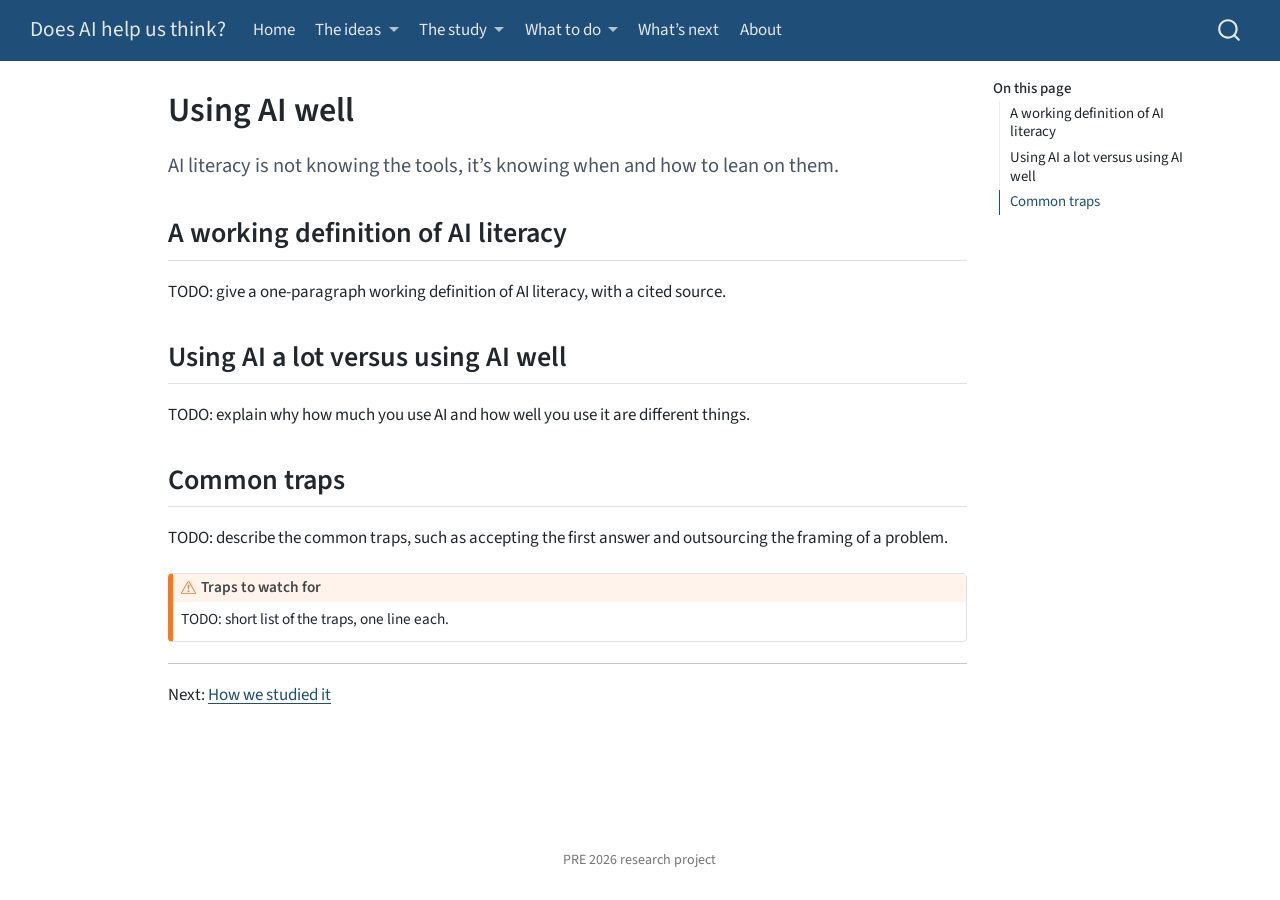
<file: docs/ideas/ai-literacy.html>
<!DOCTYPE html>
<html xmlns="http://www.w3.org/1999/xhtml" lang="en" xml:lang="en"><head>

<meta charset="utf-8">
<meta name="generator" content="quarto-1.7.32">

<meta name="viewport" content="width=device-width, initial-scale=1.0, user-scalable=yes">


<title>Using AI well – Does AI help us think?</title>
<style>
code{white-space: pre-wrap;}
span.smallcaps{font-variant: small-caps;}
div.columns{display: flex; gap: min(4vw, 1.5em);}
div.column{flex: auto; overflow-x: auto;}
div.hanging-indent{margin-left: 1.5em; text-indent: -1.5em;}
ul.task-list{list-style: none;}
ul.task-list li input[type="checkbox"] {
  width: 0.8em;
  margin: 0 0.8em 0.2em -1em; /* quarto-specific, see https://github.com/quarto-dev/quarto-cli/issues/4556 */ 
  vertical-align: middle;
}
</style>


<script src="../site_libs/quarto-nav/quarto-nav.js"></script>
<script src="../site_libs/quarto-nav/headroom.min.js"></script>
<script src="../site_libs/clipboard/clipboard.min.js"></script>
<script src="../site_libs/quarto-search/autocomplete.umd.js"></script>
<script src="../site_libs/quarto-search/fuse.min.js"></script>
<script src="../site_libs/quarto-search/quarto-search.js"></script>
<meta name="quarto:offset" content="../">
<script src="../site_libs/quarto-html/quarto.js" type="module"></script>
<script src="../site_libs/quarto-html/tabsets/tabsets.js" type="module"></script>
<script src="../site_libs/quarto-html/popper.min.js"></script>
<script src="../site_libs/quarto-html/tippy.umd.min.js"></script>
<script src="../site_libs/quarto-html/anchor.min.js"></script>
<link href="../site_libs/quarto-html/tippy.css" rel="stylesheet">
<link href="../site_libs/quarto-html/quarto-syntax-highlighting-37eea08aefeeee20ff55810ff984fec1.css" rel="stylesheet" id="quarto-text-highlighting-styles">
<script src="../site_libs/bootstrap/bootstrap.min.js"></script>
<link href="../site_libs/bootstrap/bootstrap-icons.css" rel="stylesheet">
<link href="../site_libs/bootstrap/bootstrap-e66b0eaa501a5ce799682b3d86c7e9af.min.css" rel="stylesheet" append-hash="true" id="quarto-bootstrap" data-mode="light">
<script id="quarto-search-options" type="application/json">{
  "location": "navbar",
  "copy-button": false,
  "collapse-after": 3,
  "panel-placement": "end",
  "type": "overlay",
  "limit": 50,
  "keyboard-shortcut": [
    "f",
    "/",
    "s"
  ],
  "show-item-context": false,
  "language": {
    "search-no-results-text": "No results",
    "search-matching-documents-text": "matching documents",
    "search-copy-link-title": "Copy link to search",
    "search-hide-matches-text": "Hide additional matches",
    "search-more-match-text": "more match in this document",
    "search-more-matches-text": "more matches in this document",
    "search-clear-button-title": "Clear",
    "search-text-placeholder": "",
    "search-detached-cancel-button-title": "Cancel",
    "search-submit-button-title": "Submit",
    "search-label": "Search"
  }
}</script>


</head>

<body class="nav-fixed quarto-light">

<div id="quarto-search-results"></div>
  <header id="quarto-header" class="headroom fixed-top">
    <nav class="navbar navbar-expand-lg " data-bs-theme="dark">
      <div class="navbar-container container-fluid">
      <div class="navbar-brand-container mx-auto">
    <a class="navbar-brand" href="../index.html">
    <span class="navbar-title">Does AI help us think?</span>
    </a>
  </div>
            <div id="quarto-search" class="" title="Search"></div>
          <button class="navbar-toggler" type="button" data-bs-toggle="collapse" data-bs-target="#navbarCollapse" aria-controls="navbarCollapse" role="menu" aria-expanded="false" aria-label="Toggle navigation" onclick="if (window.quartoToggleHeadroom) { window.quartoToggleHeadroom(); }">
  <span class="navbar-toggler-icon"></span>
</button>
          <div class="collapse navbar-collapse" id="navbarCollapse">
            <ul class="navbar-nav navbar-nav-scroll me-auto">
  <li class="nav-item">
    <a class="nav-link" href="../index.html"> 
<span class="menu-text">Home</span></a>
  </li>  
  <li class="nav-item dropdown ">
    <a class="nav-link dropdown-toggle" href="#" id="nav-menu-the-ideas" role="link" data-bs-toggle="dropdown" aria-expanded="false">
 <span class="menu-text">The ideas</span>
    </a>
    <ul class="dropdown-menu" aria-labelledby="nav-menu-the-ideas">    
        <li>
    <a class="dropdown-item" href="../ideas/thinking.html">
 <span class="dropdown-text">How AI changes thinking</span></a>
  </li>  
        <li>
    <a class="dropdown-item" href="../ideas/metacognition.html">
 <span class="dropdown-text">Metacognition</span></a>
  </li>  
        <li>
    <a class="dropdown-item" href="../ideas/ai-literacy.html">
 <span class="dropdown-text">Using AI well</span></a>
  </li>  
    </ul>
  </li>
  <li class="nav-item dropdown ">
    <a class="nav-link dropdown-toggle" href="#" id="nav-menu-the-study" role="link" data-bs-toggle="dropdown" aria-expanded="false">
 <span class="menu-text">The study</span>
    </a>
    <ul class="dropdown-menu" aria-labelledby="nav-menu-the-study">    
        <li>
    <a class="dropdown-item" href="../study/methods.html">
 <span class="dropdown-text">How we studied it</span></a>
  </li>  
        <li>
    <a class="dropdown-item" href="../study/findings.html">
 <span class="dropdown-text">What we found</span></a>
  </li>  
        <li>
    <a class="dropdown-item" href="../study/meaning.html">
 <span class="dropdown-text">What it means</span></a>
  </li>  
    </ul>
  </li>
  <li class="nav-item dropdown ">
    <a class="nav-link dropdown-toggle" href="#" id="nav-menu-what-to-do" role="link" data-bs-toggle="dropdown" aria-expanded="false">
 <span class="menu-text">What to do</span>
    </a>
    <ul class="dropdown-menu" aria-labelledby="nav-menu-what-to-do">    
        <li>
    <a class="dropdown-item" href="../do/students.html">
 <span class="dropdown-text">For students</span></a>
  </li>  
        <li>
    <a class="dropdown-item" href="../do/schools.html">
 <span class="dropdown-text">For schools</span></a>
  </li>  
    </ul>
  </li>
  <li class="nav-item">
    <a class="nav-link" href="../whats-next.html"> 
<span class="menu-text">What’s next</span></a>
  </li>  
  <li class="nav-item">
    <a class="nav-link" href="../about.html"> 
<span class="menu-text">About</span></a>
  </li>  
</ul>
          </div> <!-- /navcollapse -->
            <div class="quarto-navbar-tools">
</div>
      </div> <!-- /container-fluid -->
    </nav>
</header>
<!-- content -->
<div id="quarto-content" class="quarto-container page-columns page-rows-contents page-layout-article page-navbar">
<!-- sidebar -->
<!-- margin-sidebar -->
    <div id="quarto-margin-sidebar" class="sidebar margin-sidebar">
        <nav id="TOC" role="doc-toc" class="toc-active">
    <h2 id="toc-title">On this page</h2>
   
  <ul class="collapse">
  <li><a href="#a-working-definition-of-ai-literacy" id="toc-a-working-definition-of-ai-literacy" class="nav-link active" data-scroll-target="#a-working-definition-of-ai-literacy">A working definition of AI literacy</a></li>
  <li><a href="#using-ai-a-lot-versus-using-ai-well" id="toc-using-ai-a-lot-versus-using-ai-well" class="nav-link" data-scroll-target="#using-ai-a-lot-versus-using-ai-well">Using AI a lot versus using AI well</a></li>
  <li><a href="#common-traps" id="toc-common-traps" class="nav-link" data-scroll-target="#common-traps">Common traps</a></li>
  </ul>
</nav>
    </div>
<!-- main -->
<main class="content" id="quarto-document-content">

<header id="title-block-header" class="quarto-title-block default">
<div class="quarto-title">
<h1 class="title">Using AI well</h1>
</div>



<div class="quarto-title-meta">

    
  
    
  </div>
  


</header>


<div class="promise">
<p>AI literacy is not knowing the tools, it’s knowing when and how to lean on them.</p>
</div>
<section id="a-working-definition-of-ai-literacy" class="level2">
<h2 class="anchored" data-anchor-id="a-working-definition-of-ai-literacy">A working definition of AI literacy</h2>
<p>TODO: give a one-paragraph working definition of AI literacy, with a cited source.</p>
</section>
<section id="using-ai-a-lot-versus-using-ai-well" class="level2">
<h2 class="anchored" data-anchor-id="using-ai-a-lot-versus-using-ai-well">Using AI a lot versus using AI well</h2>
<p>TODO: explain why how much you use AI and how well you use it are different things.</p>
</section>
<section id="common-traps" class="level2">
<h2 class="anchored" data-anchor-id="common-traps">Common traps</h2>
<p>TODO: describe the common traps, such as accepting the first answer and outsourcing the framing of a problem.</p>
<div class="callout callout-style-default callout-warning callout-titled" title="Traps to watch for">
<div class="callout-header d-flex align-content-center">
<div class="callout-icon-container">
<i class="callout-icon"></i>
</div>
<div class="callout-title-container flex-fill">
Traps to watch for
</div>
</div>
<div class="callout-body-container callout-body">
<p>TODO: short list of the traps, one line each.</p>
</div>
</div>
<hr>
<p>Next: <a href="../study/methods.html">How we studied it</a></p>


</section>

</main> <!-- /main -->
<script id="quarto-html-after-body" type="application/javascript">
  window.document.addEventListener("DOMContentLoaded", function (event) {
    const icon = "";
    const anchorJS = new window.AnchorJS();
    anchorJS.options = {
      placement: 'right',
      icon: icon
    };
    anchorJS.add('.anchored');
    const isCodeAnnotation = (el) => {
      for (const clz of el.classList) {
        if (clz.startsWith('code-annotation-')) {                     
          return true;
        }
      }
      return false;
    }
    const onCopySuccess = function(e) {
      // button target
      const button = e.trigger;
      // don't keep focus
      button.blur();
      // flash "checked"
      button.classList.add('code-copy-button-checked');
      var currentTitle = button.getAttribute("title");
      button.setAttribute("title", "Copied!");
      let tooltip;
      if (window.bootstrap) {
        button.setAttribute("data-bs-toggle", "tooltip");
        button.setAttribute("data-bs-placement", "left");
        button.setAttribute("data-bs-title", "Copied!");
        tooltip = new bootstrap.Tooltip(button, 
          { trigger: "manual", 
            customClass: "code-copy-button-tooltip",
            offset: [0, -8]});
        tooltip.show();    
      }
      setTimeout(function() {
        if (tooltip) {
          tooltip.hide();
          button.removeAttribute("data-bs-title");
          button.removeAttribute("data-bs-toggle");
          button.removeAttribute("data-bs-placement");
        }
        button.setAttribute("title", currentTitle);
        button.classList.remove('code-copy-button-checked');
      }, 1000);
      // clear code selection
      e.clearSelection();
    }
    const getTextToCopy = function(trigger) {
        const codeEl = trigger.previousElementSibling.cloneNode(true);
        for (const childEl of codeEl.children) {
          if (isCodeAnnotation(childEl)) {
            childEl.remove();
          }
        }
        return codeEl.innerText;
    }
    const clipboard = new window.ClipboardJS('.code-copy-button:not([data-in-quarto-modal])', {
      text: getTextToCopy
    });
    clipboard.on('success', onCopySuccess);
    if (window.document.getElementById('quarto-embedded-source-code-modal')) {
      const clipboardModal = new window.ClipboardJS('.code-copy-button[data-in-quarto-modal]', {
        text: getTextToCopy,
        container: window.document.getElementById('quarto-embedded-source-code-modal')
      });
      clipboardModal.on('success', onCopySuccess);
    }
      var localhostRegex = new RegExp(/^(?:http|https):\/\/localhost\:?[0-9]*\//);
      var mailtoRegex = new RegExp(/^mailto:/);
        var filterRegex = new RegExp('/' + window.location.host + '/');
      var isInternal = (href) => {
          return filterRegex.test(href) || localhostRegex.test(href) || mailtoRegex.test(href);
      }
      // Inspect non-navigation links and adorn them if external
     var links = window.document.querySelectorAll('a[href]:not(.nav-link):not(.navbar-brand):not(.toc-action):not(.sidebar-link):not(.sidebar-item-toggle):not(.pagination-link):not(.no-external):not([aria-hidden]):not(.dropdown-item):not(.quarto-navigation-tool):not(.about-link)');
      for (var i=0; i<links.length; i++) {
        const link = links[i];
        if (!isInternal(link.href)) {
          // undo the damage that might have been done by quarto-nav.js in the case of
          // links that we want to consider external
          if (link.dataset.originalHref !== undefined) {
            link.href = link.dataset.originalHref;
          }
        }
      }
    function tippyHover(el, contentFn, onTriggerFn, onUntriggerFn) {
      const config = {
        allowHTML: true,
        maxWidth: 500,
        delay: 100,
        arrow: false,
        appendTo: function(el) {
            return el.parentElement;
        },
        interactive: true,
        interactiveBorder: 10,
        theme: 'quarto',
        placement: 'bottom-start',
      };
      if (contentFn) {
        config.content = contentFn;
      }
      if (onTriggerFn) {
        config.onTrigger = onTriggerFn;
      }
      if (onUntriggerFn) {
        config.onUntrigger = onUntriggerFn;
      }
      window.tippy(el, config); 
    }
    const noterefs = window.document.querySelectorAll('a[role="doc-noteref"]');
    for (var i=0; i<noterefs.length; i++) {
      const ref = noterefs[i];
      tippyHover(ref, function() {
        // use id or data attribute instead here
        let href = ref.getAttribute('data-footnote-href') || ref.getAttribute('href');
        try { href = new URL(href).hash; } catch {}
        const id = href.replace(/^#\/?/, "");
        const note = window.document.getElementById(id);
        if (note) {
          return note.innerHTML;
        } else {
          return "";
        }
      });
    }
    const xrefs = window.document.querySelectorAll('a.quarto-xref');
    const processXRef = (id, note) => {
      // Strip column container classes
      const stripColumnClz = (el) => {
        el.classList.remove("page-full", "page-columns");
        if (el.children) {
          for (const child of el.children) {
            stripColumnClz(child);
          }
        }
      }
      stripColumnClz(note)
      if (id === null || id.startsWith('sec-')) {
        // Special case sections, only their first couple elements
        const container = document.createElement("div");
        if (note.children && note.children.length > 2) {
          container.appendChild(note.children[0].cloneNode(true));
          for (let i = 1; i < note.children.length; i++) {
            const child = note.children[i];
            if (child.tagName === "P" && child.innerText === "") {
              continue;
            } else {
              container.appendChild(child.cloneNode(true));
              break;
            }
          }
          if (window.Quarto?.typesetMath) {
            window.Quarto.typesetMath(container);
          }
          return container.innerHTML
        } else {
          if (window.Quarto?.typesetMath) {
            window.Quarto.typesetMath(note);
          }
          return note.innerHTML;
        }
      } else {
        // Remove any anchor links if they are present
        const anchorLink = note.querySelector('a.anchorjs-link');
        if (anchorLink) {
          anchorLink.remove();
        }
        if (window.Quarto?.typesetMath) {
          window.Quarto.typesetMath(note);
        }
        if (note.classList.contains("callout")) {
          return note.outerHTML;
        } else {
          return note.innerHTML;
        }
      }
    }
    for (var i=0; i<xrefs.length; i++) {
      const xref = xrefs[i];
      tippyHover(xref, undefined, function(instance) {
        instance.disable();
        let url = xref.getAttribute('href');
        let hash = undefined; 
        if (url.startsWith('#')) {
          hash = url;
        } else {
          try { hash = new URL(url).hash; } catch {}
        }
        if (hash) {
          const id = hash.replace(/^#\/?/, "");
          const note = window.document.getElementById(id);
          if (note !== null) {
            try {
              const html = processXRef(id, note.cloneNode(true));
              instance.setContent(html);
            } finally {
              instance.enable();
              instance.show();
            }
          } else {
            // See if we can fetch this
            fetch(url.split('#')[0])
            .then(res => res.text())
            .then(html => {
              const parser = new DOMParser();
              const htmlDoc = parser.parseFromString(html, "text/html");
              const note = htmlDoc.getElementById(id);
              if (note !== null) {
                const html = processXRef(id, note);
                instance.setContent(html);
              } 
            }).finally(() => {
              instance.enable();
              instance.show();
            });
          }
        } else {
          // See if we can fetch a full url (with no hash to target)
          // This is a special case and we should probably do some content thinning / targeting
          fetch(url)
          .then(res => res.text())
          .then(html => {
            const parser = new DOMParser();
            const htmlDoc = parser.parseFromString(html, "text/html");
            const note = htmlDoc.querySelector('main.content');
            if (note !== null) {
              // This should only happen for chapter cross references
              // (since there is no id in the URL)
              // remove the first header
              if (note.children.length > 0 && note.children[0].tagName === "HEADER") {
                note.children[0].remove();
              }
              const html = processXRef(null, note);
              instance.setContent(html);
            } 
          }).finally(() => {
            instance.enable();
            instance.show();
          });
        }
      }, function(instance) {
      });
    }
        let selectedAnnoteEl;
        const selectorForAnnotation = ( cell, annotation) => {
          let cellAttr = 'data-code-cell="' + cell + '"';
          let lineAttr = 'data-code-annotation="' +  annotation + '"';
          const selector = 'span[' + cellAttr + '][' + lineAttr + ']';
          return selector;
        }
        const selectCodeLines = (annoteEl) => {
          const doc = window.document;
          const targetCell = annoteEl.getAttribute("data-target-cell");
          const targetAnnotation = annoteEl.getAttribute("data-target-annotation");
          const annoteSpan = window.document.querySelector(selectorForAnnotation(targetCell, targetAnnotation));
          const lines = annoteSpan.getAttribute("data-code-lines").split(",");
          const lineIds = lines.map((line) => {
            return targetCell + "-" + line;
          })
          let top = null;
          let height = null;
          let parent = null;
          if (lineIds.length > 0) {
              //compute the position of the single el (top and bottom and make a div)
              const el = window.document.getElementById(lineIds[0]);
              top = el.offsetTop;
              height = el.offsetHeight;
              parent = el.parentElement.parentElement;
            if (lineIds.length > 1) {
              const lastEl = window.document.getElementById(lineIds[lineIds.length - 1]);
              const bottom = lastEl.offsetTop + lastEl.offsetHeight;
              height = bottom - top;
            }
            if (top !== null && height !== null && parent !== null) {
              // cook up a div (if necessary) and position it 
              let div = window.document.getElementById("code-annotation-line-highlight");
              if (div === null) {
                div = window.document.createElement("div");
                div.setAttribute("id", "code-annotation-line-highlight");
                div.style.position = 'absolute';
                parent.appendChild(div);
              }
              div.style.top = top - 2 + "px";
              div.style.height = height + 4 + "px";
              div.style.left = 0;
              let gutterDiv = window.document.getElementById("code-annotation-line-highlight-gutter");
              if (gutterDiv === null) {
                gutterDiv = window.document.createElement("div");
                gutterDiv.setAttribute("id", "code-annotation-line-highlight-gutter");
                gutterDiv.style.position = 'absolute';
                const codeCell = window.document.getElementById(targetCell);
                const gutter = codeCell.querySelector('.code-annotation-gutter');
                gutter.appendChild(gutterDiv);
              }
              gutterDiv.style.top = top - 2 + "px";
              gutterDiv.style.height = height + 4 + "px";
            }
            selectedAnnoteEl = annoteEl;
          }
        };
        const unselectCodeLines = () => {
          const elementsIds = ["code-annotation-line-highlight", "code-annotation-line-highlight-gutter"];
          elementsIds.forEach((elId) => {
            const div = window.document.getElementById(elId);
            if (div) {
              div.remove();
            }
          });
          selectedAnnoteEl = undefined;
        };
          // Handle positioning of the toggle
      window.addEventListener(
        "resize",
        throttle(() => {
          elRect = undefined;
          if (selectedAnnoteEl) {
            selectCodeLines(selectedAnnoteEl);
          }
        }, 10)
      );
      function throttle(fn, ms) {
      let throttle = false;
      let timer;
        return (...args) => {
          if(!throttle) { // first call gets through
              fn.apply(this, args);
              throttle = true;
          } else { // all the others get throttled
              if(timer) clearTimeout(timer); // cancel #2
              timer = setTimeout(() => {
                fn.apply(this, args);
                timer = throttle = false;
              }, ms);
          }
        };
      }
        // Attach click handler to the DT
        const annoteDls = window.document.querySelectorAll('dt[data-target-cell]');
        for (const annoteDlNode of annoteDls) {
          annoteDlNode.addEventListener('click', (event) => {
            const clickedEl = event.target;
            if (clickedEl !== selectedAnnoteEl) {
              unselectCodeLines();
              const activeEl = window.document.querySelector('dt[data-target-cell].code-annotation-active');
              if (activeEl) {
                activeEl.classList.remove('code-annotation-active');
              }
              selectCodeLines(clickedEl);
              clickedEl.classList.add('code-annotation-active');
            } else {
              // Unselect the line
              unselectCodeLines();
              clickedEl.classList.remove('code-annotation-active');
            }
          });
        }
    const findCites = (el) => {
      const parentEl = el.parentElement;
      if (parentEl) {
        const cites = parentEl.dataset.cites;
        if (cites) {
          return {
            el,
            cites: cites.split(' ')
          };
        } else {
          return findCites(el.parentElement)
        }
      } else {
        return undefined;
      }
    };
    var bibliorefs = window.document.querySelectorAll('a[role="doc-biblioref"]');
    for (var i=0; i<bibliorefs.length; i++) {
      const ref = bibliorefs[i];
      const citeInfo = findCites(ref);
      if (citeInfo) {
        tippyHover(citeInfo.el, function() {
          var popup = window.document.createElement('div');
          citeInfo.cites.forEach(function(cite) {
            var citeDiv = window.document.createElement('div');
            citeDiv.classList.add('hanging-indent');
            citeDiv.classList.add('csl-entry');
            var biblioDiv = window.document.getElementById('ref-' + cite);
            if (biblioDiv) {
              citeDiv.innerHTML = biblioDiv.innerHTML;
            }
            popup.appendChild(citeDiv);
          });
          return popup.innerHTML;
        });
      }
    }
  });
  </script>
</div> <!-- /content -->
<footer class="footer">
  <div class="nav-footer">
    <div class="nav-footer-left">
      &nbsp;
    </div>   
    <div class="nav-footer-center">
<p>PRE 2026 research project</p>
</div>
    <div class="nav-footer-right">
      &nbsp;
    </div>
  </div>
</footer>




</body></html>
</file>
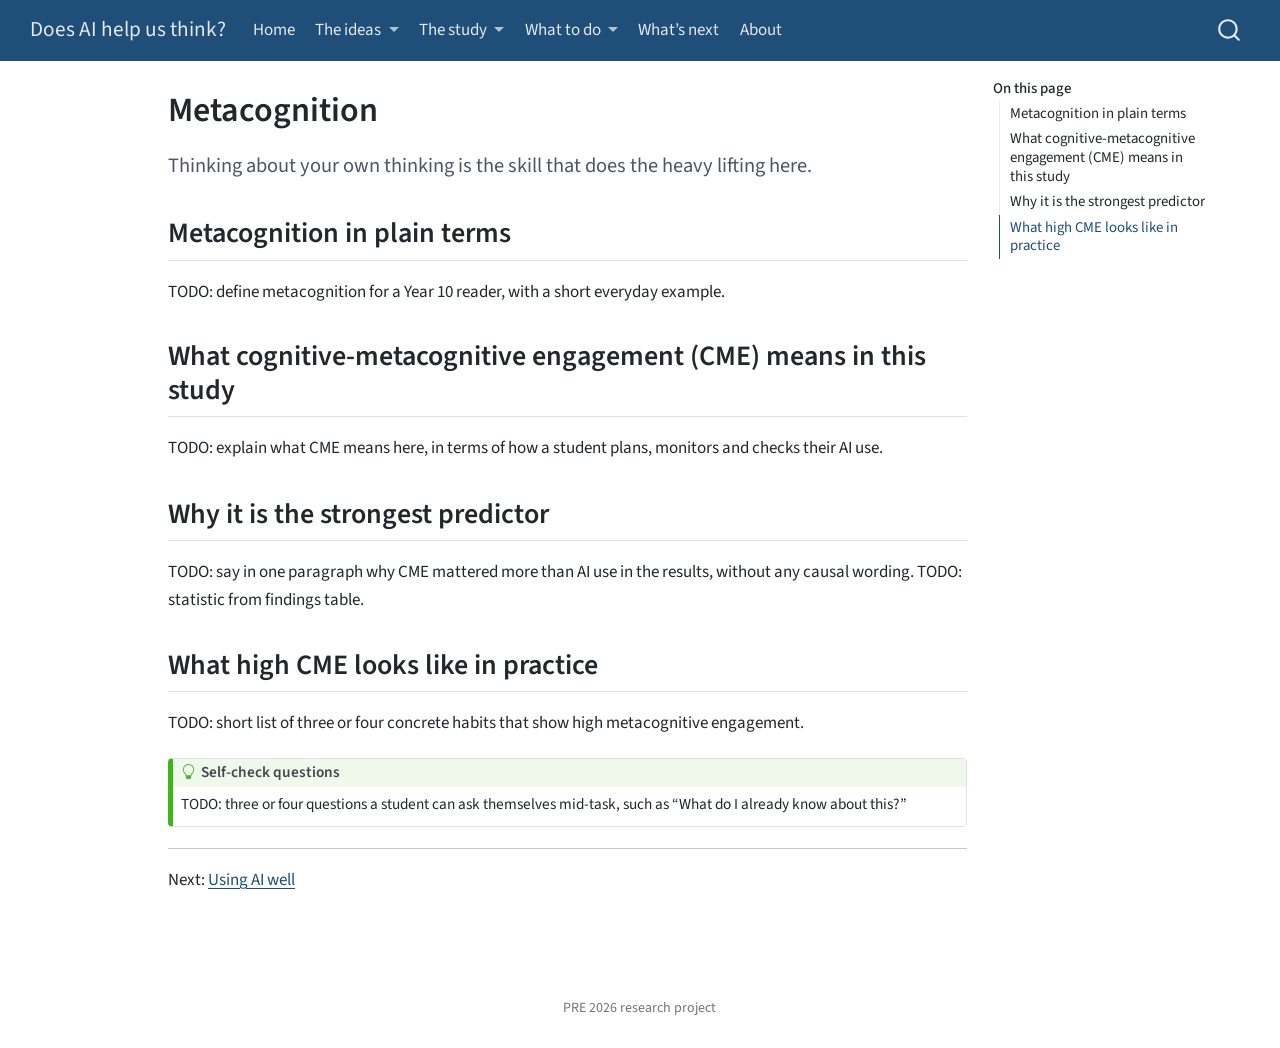
<file: docs/ideas/metacognition.html>
<!DOCTYPE html>
<html xmlns="http://www.w3.org/1999/xhtml" lang="en" xml:lang="en"><head>

<meta charset="utf-8">
<meta name="generator" content="quarto-1.7.32">

<meta name="viewport" content="width=device-width, initial-scale=1.0, user-scalable=yes">


<title>Metacognition – Does AI help us think?</title>
<style>
code{white-space: pre-wrap;}
span.smallcaps{font-variant: small-caps;}
div.columns{display: flex; gap: min(4vw, 1.5em);}
div.column{flex: auto; overflow-x: auto;}
div.hanging-indent{margin-left: 1.5em; text-indent: -1.5em;}
ul.task-list{list-style: none;}
ul.task-list li input[type="checkbox"] {
  width: 0.8em;
  margin: 0 0.8em 0.2em -1em; /* quarto-specific, see https://github.com/quarto-dev/quarto-cli/issues/4556 */ 
  vertical-align: middle;
}
</style>


<script src="../site_libs/quarto-nav/quarto-nav.js"></script>
<script src="../site_libs/quarto-nav/headroom.min.js"></script>
<script src="../site_libs/clipboard/clipboard.min.js"></script>
<script src="../site_libs/quarto-search/autocomplete.umd.js"></script>
<script src="../site_libs/quarto-search/fuse.min.js"></script>
<script src="../site_libs/quarto-search/quarto-search.js"></script>
<meta name="quarto:offset" content="../">
<script src="../site_libs/quarto-html/quarto.js" type="module"></script>
<script src="../site_libs/quarto-html/tabsets/tabsets.js" type="module"></script>
<script src="../site_libs/quarto-html/popper.min.js"></script>
<script src="../site_libs/quarto-html/tippy.umd.min.js"></script>
<script src="../site_libs/quarto-html/anchor.min.js"></script>
<link href="../site_libs/quarto-html/tippy.css" rel="stylesheet">
<link href="../site_libs/quarto-html/quarto-syntax-highlighting-37eea08aefeeee20ff55810ff984fec1.css" rel="stylesheet" id="quarto-text-highlighting-styles">
<script src="../site_libs/bootstrap/bootstrap.min.js"></script>
<link href="../site_libs/bootstrap/bootstrap-icons.css" rel="stylesheet">
<link href="../site_libs/bootstrap/bootstrap-e66b0eaa501a5ce799682b3d86c7e9af.min.css" rel="stylesheet" append-hash="true" id="quarto-bootstrap" data-mode="light">
<script id="quarto-search-options" type="application/json">{
  "location": "navbar",
  "copy-button": false,
  "collapse-after": 3,
  "panel-placement": "end",
  "type": "overlay",
  "limit": 50,
  "keyboard-shortcut": [
    "f",
    "/",
    "s"
  ],
  "show-item-context": false,
  "language": {
    "search-no-results-text": "No results",
    "search-matching-documents-text": "matching documents",
    "search-copy-link-title": "Copy link to search",
    "search-hide-matches-text": "Hide additional matches",
    "search-more-match-text": "more match in this document",
    "search-more-matches-text": "more matches in this document",
    "search-clear-button-title": "Clear",
    "search-text-placeholder": "",
    "search-detached-cancel-button-title": "Cancel",
    "search-submit-button-title": "Submit",
    "search-label": "Search"
  }
}</script>


</head>

<body class="nav-fixed quarto-light">

<div id="quarto-search-results"></div>
  <header id="quarto-header" class="headroom fixed-top">
    <nav class="navbar navbar-expand-lg " data-bs-theme="dark">
      <div class="navbar-container container-fluid">
      <div class="navbar-brand-container mx-auto">
    <a class="navbar-brand" href="../index.html">
    <span class="navbar-title">Does AI help us think?</span>
    </a>
  </div>
            <div id="quarto-search" class="" title="Search"></div>
          <button class="navbar-toggler" type="button" data-bs-toggle="collapse" data-bs-target="#navbarCollapse" aria-controls="navbarCollapse" role="menu" aria-expanded="false" aria-label="Toggle navigation" onclick="if (window.quartoToggleHeadroom) { window.quartoToggleHeadroom(); }">
  <span class="navbar-toggler-icon"></span>
</button>
          <div class="collapse navbar-collapse" id="navbarCollapse">
            <ul class="navbar-nav navbar-nav-scroll me-auto">
  <li class="nav-item">
    <a class="nav-link" href="../index.html"> 
<span class="menu-text">Home</span></a>
  </li>  
  <li class="nav-item dropdown ">
    <a class="nav-link dropdown-toggle" href="#" id="nav-menu-the-ideas" role="link" data-bs-toggle="dropdown" aria-expanded="false">
 <span class="menu-text">The ideas</span>
    </a>
    <ul class="dropdown-menu" aria-labelledby="nav-menu-the-ideas">    
        <li>
    <a class="dropdown-item" href="../ideas/thinking.html">
 <span class="dropdown-text">How AI changes thinking</span></a>
  </li>  
        <li>
    <a class="dropdown-item" href="../ideas/metacognition.html">
 <span class="dropdown-text">Metacognition</span></a>
  </li>  
        <li>
    <a class="dropdown-item" href="../ideas/ai-literacy.html">
 <span class="dropdown-text">Using AI well</span></a>
  </li>  
    </ul>
  </li>
  <li class="nav-item dropdown ">
    <a class="nav-link dropdown-toggle" href="#" id="nav-menu-the-study" role="link" data-bs-toggle="dropdown" aria-expanded="false">
 <span class="menu-text">The study</span>
    </a>
    <ul class="dropdown-menu" aria-labelledby="nav-menu-the-study">    
        <li>
    <a class="dropdown-item" href="../study/methods.html">
 <span class="dropdown-text">How we studied it</span></a>
  </li>  
        <li>
    <a class="dropdown-item" href="../study/findings.html">
 <span class="dropdown-text">What we found</span></a>
  </li>  
        <li>
    <a class="dropdown-item" href="../study/meaning.html">
 <span class="dropdown-text">What it means</span></a>
  </li>  
    </ul>
  </li>
  <li class="nav-item dropdown ">
    <a class="nav-link dropdown-toggle" href="#" id="nav-menu-what-to-do" role="link" data-bs-toggle="dropdown" aria-expanded="false">
 <span class="menu-text">What to do</span>
    </a>
    <ul class="dropdown-menu" aria-labelledby="nav-menu-what-to-do">    
        <li>
    <a class="dropdown-item" href="../do/students.html">
 <span class="dropdown-text">For students</span></a>
  </li>  
        <li>
    <a class="dropdown-item" href="../do/schools.html">
 <span class="dropdown-text">For schools</span></a>
  </li>  
    </ul>
  </li>
  <li class="nav-item">
    <a class="nav-link" href="../whats-next.html"> 
<span class="menu-text">What’s next</span></a>
  </li>  
  <li class="nav-item">
    <a class="nav-link" href="../about.html"> 
<span class="menu-text">About</span></a>
  </li>  
</ul>
          </div> <!-- /navcollapse -->
            <div class="quarto-navbar-tools">
</div>
      </div> <!-- /container-fluid -->
    </nav>
</header>
<!-- content -->
<div id="quarto-content" class="quarto-container page-columns page-rows-contents page-layout-article page-navbar">
<!-- sidebar -->
<!-- margin-sidebar -->
    <div id="quarto-margin-sidebar" class="sidebar margin-sidebar">
        <nav id="TOC" role="doc-toc" class="toc-active">
    <h2 id="toc-title">On this page</h2>
   
  <ul class="collapse">
  <li><a href="#metacognition-in-plain-terms" id="toc-metacognition-in-plain-terms" class="nav-link active" data-scroll-target="#metacognition-in-plain-terms">Metacognition in plain terms</a></li>
  <li><a href="#what-cognitive-metacognitive-engagement-cme-means-in-this-study" id="toc-what-cognitive-metacognitive-engagement-cme-means-in-this-study" class="nav-link" data-scroll-target="#what-cognitive-metacognitive-engagement-cme-means-in-this-study">What cognitive-metacognitive engagement (CME) means in this study</a></li>
  <li><a href="#why-it-is-the-strongest-predictor" id="toc-why-it-is-the-strongest-predictor" class="nav-link" data-scroll-target="#why-it-is-the-strongest-predictor">Why it is the strongest predictor</a></li>
  <li><a href="#what-high-cme-looks-like-in-practice" id="toc-what-high-cme-looks-like-in-practice" class="nav-link" data-scroll-target="#what-high-cme-looks-like-in-practice">What high CME looks like in practice</a></li>
  </ul>
</nav>
    </div>
<!-- main -->
<main class="content" id="quarto-document-content">

<header id="title-block-header" class="quarto-title-block default">
<div class="quarto-title">
<h1 class="title">Metacognition</h1>
</div>



<div class="quarto-title-meta">

    
  
    
  </div>
  


</header>


<div class="promise">
<p>Thinking about your own thinking is the skill that does the heavy lifting here.</p>
</div>
<section id="metacognition-in-plain-terms" class="level2">
<h2 class="anchored" data-anchor-id="metacognition-in-plain-terms">Metacognition in plain terms</h2>
<p>TODO: define metacognition for a Year 10 reader, with a short everyday example.</p>
</section>
<section id="what-cognitive-metacognitive-engagement-cme-means-in-this-study" class="level2">
<h2 class="anchored" data-anchor-id="what-cognitive-metacognitive-engagement-cme-means-in-this-study">What cognitive-metacognitive engagement (CME) means in this study</h2>
<p>TODO: explain what CME means here, in terms of how a student plans, monitors and checks their AI use.</p>
</section>
<section id="why-it-is-the-strongest-predictor" class="level2">
<h2 class="anchored" data-anchor-id="why-it-is-the-strongest-predictor">Why it is the strongest predictor</h2>
<p>TODO: say in one paragraph why CME mattered more than AI use in the results, without any causal wording. TODO: statistic from findings table.</p>
</section>
<section id="what-high-cme-looks-like-in-practice" class="level2">
<h2 class="anchored" data-anchor-id="what-high-cme-looks-like-in-practice">What high CME looks like in practice</h2>
<p>TODO: short list of three or four concrete habits that show high metacognitive engagement.</p>
<div class="callout callout-style-default callout-tip callout-titled" title="Self-check questions">
<div class="callout-header d-flex align-content-center">
<div class="callout-icon-container">
<i class="callout-icon"></i>
</div>
<div class="callout-title-container flex-fill">
Self-check questions
</div>
</div>
<div class="callout-body-container callout-body">
<p>TODO: three or four questions a student can ask themselves mid-task, such as “What do I already know about this?”</p>
</div>
</div>
<hr>
<p>Next: <a href="../ideas/ai-literacy.html">Using AI well</a></p>


</section>

</main> <!-- /main -->
<script id="quarto-html-after-body" type="application/javascript">
  window.document.addEventListener("DOMContentLoaded", function (event) {
    const icon = "";
    const anchorJS = new window.AnchorJS();
    anchorJS.options = {
      placement: 'right',
      icon: icon
    };
    anchorJS.add('.anchored');
    const isCodeAnnotation = (el) => {
      for (const clz of el.classList) {
        if (clz.startsWith('code-annotation-')) {                     
          return true;
        }
      }
      return false;
    }
    const onCopySuccess = function(e) {
      // button target
      const button = e.trigger;
      // don't keep focus
      button.blur();
      // flash "checked"
      button.classList.add('code-copy-button-checked');
      var currentTitle = button.getAttribute("title");
      button.setAttribute("title", "Copied!");
      let tooltip;
      if (window.bootstrap) {
        button.setAttribute("data-bs-toggle", "tooltip");
        button.setAttribute("data-bs-placement", "left");
        button.setAttribute("data-bs-title", "Copied!");
        tooltip = new bootstrap.Tooltip(button, 
          { trigger: "manual", 
            customClass: "code-copy-button-tooltip",
            offset: [0, -8]});
        tooltip.show();    
      }
      setTimeout(function() {
        if (tooltip) {
          tooltip.hide();
          button.removeAttribute("data-bs-title");
          button.removeAttribute("data-bs-toggle");
          button.removeAttribute("data-bs-placement");
        }
        button.setAttribute("title", currentTitle);
        button.classList.remove('code-copy-button-checked');
      }, 1000);
      // clear code selection
      e.clearSelection();
    }
    const getTextToCopy = function(trigger) {
        const codeEl = trigger.previousElementSibling.cloneNode(true);
        for (const childEl of codeEl.children) {
          if (isCodeAnnotation(childEl)) {
            childEl.remove();
          }
        }
        return codeEl.innerText;
    }
    const clipboard = new window.ClipboardJS('.code-copy-button:not([data-in-quarto-modal])', {
      text: getTextToCopy
    });
    clipboard.on('success', onCopySuccess);
    if (window.document.getElementById('quarto-embedded-source-code-modal')) {
      const clipboardModal = new window.ClipboardJS('.code-copy-button[data-in-quarto-modal]', {
        text: getTextToCopy,
        container: window.document.getElementById('quarto-embedded-source-code-modal')
      });
      clipboardModal.on('success', onCopySuccess);
    }
      var localhostRegex = new RegExp(/^(?:http|https):\/\/localhost\:?[0-9]*\//);
      var mailtoRegex = new RegExp(/^mailto:/);
        var filterRegex = new RegExp('/' + window.location.host + '/');
      var isInternal = (href) => {
          return filterRegex.test(href) || localhostRegex.test(href) || mailtoRegex.test(href);
      }
      // Inspect non-navigation links and adorn them if external
     var links = window.document.querySelectorAll('a[href]:not(.nav-link):not(.navbar-brand):not(.toc-action):not(.sidebar-link):not(.sidebar-item-toggle):not(.pagination-link):not(.no-external):not([aria-hidden]):not(.dropdown-item):not(.quarto-navigation-tool):not(.about-link)');
      for (var i=0; i<links.length; i++) {
        const link = links[i];
        if (!isInternal(link.href)) {
          // undo the damage that might have been done by quarto-nav.js in the case of
          // links that we want to consider external
          if (link.dataset.originalHref !== undefined) {
            link.href = link.dataset.originalHref;
          }
        }
      }
    function tippyHover(el, contentFn, onTriggerFn, onUntriggerFn) {
      const config = {
        allowHTML: true,
        maxWidth: 500,
        delay: 100,
        arrow: false,
        appendTo: function(el) {
            return el.parentElement;
        },
        interactive: true,
        interactiveBorder: 10,
        theme: 'quarto',
        placement: 'bottom-start',
      };
      if (contentFn) {
        config.content = contentFn;
      }
      if (onTriggerFn) {
        config.onTrigger = onTriggerFn;
      }
      if (onUntriggerFn) {
        config.onUntrigger = onUntriggerFn;
      }
      window.tippy(el, config); 
    }
    const noterefs = window.document.querySelectorAll('a[role="doc-noteref"]');
    for (var i=0; i<noterefs.length; i++) {
      const ref = noterefs[i];
      tippyHover(ref, function() {
        // use id or data attribute instead here
        let href = ref.getAttribute('data-footnote-href') || ref.getAttribute('href');
        try { href = new URL(href).hash; } catch {}
        const id = href.replace(/^#\/?/, "");
        const note = window.document.getElementById(id);
        if (note) {
          return note.innerHTML;
        } else {
          return "";
        }
      });
    }
    const xrefs = window.document.querySelectorAll('a.quarto-xref');
    const processXRef = (id, note) => {
      // Strip column container classes
      const stripColumnClz = (el) => {
        el.classList.remove("page-full", "page-columns");
        if (el.children) {
          for (const child of el.children) {
            stripColumnClz(child);
          }
        }
      }
      stripColumnClz(note)
      if (id === null || id.startsWith('sec-')) {
        // Special case sections, only their first couple elements
        const container = document.createElement("div");
        if (note.children && note.children.length > 2) {
          container.appendChild(note.children[0].cloneNode(true));
          for (let i = 1; i < note.children.length; i++) {
            const child = note.children[i];
            if (child.tagName === "P" && child.innerText === "") {
              continue;
            } else {
              container.appendChild(child.cloneNode(true));
              break;
            }
          }
          if (window.Quarto?.typesetMath) {
            window.Quarto.typesetMath(container);
          }
          return container.innerHTML
        } else {
          if (window.Quarto?.typesetMath) {
            window.Quarto.typesetMath(note);
          }
          return note.innerHTML;
        }
      } else {
        // Remove any anchor links if they are present
        const anchorLink = note.querySelector('a.anchorjs-link');
        if (anchorLink) {
          anchorLink.remove();
        }
        if (window.Quarto?.typesetMath) {
          window.Quarto.typesetMath(note);
        }
        if (note.classList.contains("callout")) {
          return note.outerHTML;
        } else {
          return note.innerHTML;
        }
      }
    }
    for (var i=0; i<xrefs.length; i++) {
      const xref = xrefs[i];
      tippyHover(xref, undefined, function(instance) {
        instance.disable();
        let url = xref.getAttribute('href');
        let hash = undefined; 
        if (url.startsWith('#')) {
          hash = url;
        } else {
          try { hash = new URL(url).hash; } catch {}
        }
        if (hash) {
          const id = hash.replace(/^#\/?/, "");
          const note = window.document.getElementById(id);
          if (note !== null) {
            try {
              const html = processXRef(id, note.cloneNode(true));
              instance.setContent(html);
            } finally {
              instance.enable();
              instance.show();
            }
          } else {
            // See if we can fetch this
            fetch(url.split('#')[0])
            .then(res => res.text())
            .then(html => {
              const parser = new DOMParser();
              const htmlDoc = parser.parseFromString(html, "text/html");
              const note = htmlDoc.getElementById(id);
              if (note !== null) {
                const html = processXRef(id, note);
                instance.setContent(html);
              } 
            }).finally(() => {
              instance.enable();
              instance.show();
            });
          }
        } else {
          // See if we can fetch a full url (with no hash to target)
          // This is a special case and we should probably do some content thinning / targeting
          fetch(url)
          .then(res => res.text())
          .then(html => {
            const parser = new DOMParser();
            const htmlDoc = parser.parseFromString(html, "text/html");
            const note = htmlDoc.querySelector('main.content');
            if (note !== null) {
              // This should only happen for chapter cross references
              // (since there is no id in the URL)
              // remove the first header
              if (note.children.length > 0 && note.children[0].tagName === "HEADER") {
                note.children[0].remove();
              }
              const html = processXRef(null, note);
              instance.setContent(html);
            } 
          }).finally(() => {
            instance.enable();
            instance.show();
          });
        }
      }, function(instance) {
      });
    }
        let selectedAnnoteEl;
        const selectorForAnnotation = ( cell, annotation) => {
          let cellAttr = 'data-code-cell="' + cell + '"';
          let lineAttr = 'data-code-annotation="' +  annotation + '"';
          const selector = 'span[' + cellAttr + '][' + lineAttr + ']';
          return selector;
        }
        const selectCodeLines = (annoteEl) => {
          const doc = window.document;
          const targetCell = annoteEl.getAttribute("data-target-cell");
          const targetAnnotation = annoteEl.getAttribute("data-target-annotation");
          const annoteSpan = window.document.querySelector(selectorForAnnotation(targetCell, targetAnnotation));
          const lines = annoteSpan.getAttribute("data-code-lines").split(",");
          const lineIds = lines.map((line) => {
            return targetCell + "-" + line;
          })
          let top = null;
          let height = null;
          let parent = null;
          if (lineIds.length > 0) {
              //compute the position of the single el (top and bottom and make a div)
              const el = window.document.getElementById(lineIds[0]);
              top = el.offsetTop;
              height = el.offsetHeight;
              parent = el.parentElement.parentElement;
            if (lineIds.length > 1) {
              const lastEl = window.document.getElementById(lineIds[lineIds.length - 1]);
              const bottom = lastEl.offsetTop + lastEl.offsetHeight;
              height = bottom - top;
            }
            if (top !== null && height !== null && parent !== null) {
              // cook up a div (if necessary) and position it 
              let div = window.document.getElementById("code-annotation-line-highlight");
              if (div === null) {
                div = window.document.createElement("div");
                div.setAttribute("id", "code-annotation-line-highlight");
                div.style.position = 'absolute';
                parent.appendChild(div);
              }
              div.style.top = top - 2 + "px";
              div.style.height = height + 4 + "px";
              div.style.left = 0;
              let gutterDiv = window.document.getElementById("code-annotation-line-highlight-gutter");
              if (gutterDiv === null) {
                gutterDiv = window.document.createElement("div");
                gutterDiv.setAttribute("id", "code-annotation-line-highlight-gutter");
                gutterDiv.style.position = 'absolute';
                const codeCell = window.document.getElementById(targetCell);
                const gutter = codeCell.querySelector('.code-annotation-gutter');
                gutter.appendChild(gutterDiv);
              }
              gutterDiv.style.top = top - 2 + "px";
              gutterDiv.style.height = height + 4 + "px";
            }
            selectedAnnoteEl = annoteEl;
          }
        };
        const unselectCodeLines = () => {
          const elementsIds = ["code-annotation-line-highlight", "code-annotation-line-highlight-gutter"];
          elementsIds.forEach((elId) => {
            const div = window.document.getElementById(elId);
            if (div) {
              div.remove();
            }
          });
          selectedAnnoteEl = undefined;
        };
          // Handle positioning of the toggle
      window.addEventListener(
        "resize",
        throttle(() => {
          elRect = undefined;
          if (selectedAnnoteEl) {
            selectCodeLines(selectedAnnoteEl);
          }
        }, 10)
      );
      function throttle(fn, ms) {
      let throttle = false;
      let timer;
        return (...args) => {
          if(!throttle) { // first call gets through
              fn.apply(this, args);
              throttle = true;
          } else { // all the others get throttled
              if(timer) clearTimeout(timer); // cancel #2
              timer = setTimeout(() => {
                fn.apply(this, args);
                timer = throttle = false;
              }, ms);
          }
        };
      }
        // Attach click handler to the DT
        const annoteDls = window.document.querySelectorAll('dt[data-target-cell]');
        for (const annoteDlNode of annoteDls) {
          annoteDlNode.addEventListener('click', (event) => {
            const clickedEl = event.target;
            if (clickedEl !== selectedAnnoteEl) {
              unselectCodeLines();
              const activeEl = window.document.querySelector('dt[data-target-cell].code-annotation-active');
              if (activeEl) {
                activeEl.classList.remove('code-annotation-active');
              }
              selectCodeLines(clickedEl);
              clickedEl.classList.add('code-annotation-active');
            } else {
              // Unselect the line
              unselectCodeLines();
              clickedEl.classList.remove('code-annotation-active');
            }
          });
        }
    const findCites = (el) => {
      const parentEl = el.parentElement;
      if (parentEl) {
        const cites = parentEl.dataset.cites;
        if (cites) {
          return {
            el,
            cites: cites.split(' ')
          };
        } else {
          return findCites(el.parentElement)
        }
      } else {
        return undefined;
      }
    };
    var bibliorefs = window.document.querySelectorAll('a[role="doc-biblioref"]');
    for (var i=0; i<bibliorefs.length; i++) {
      const ref = bibliorefs[i];
      const citeInfo = findCites(ref);
      if (citeInfo) {
        tippyHover(citeInfo.el, function() {
          var popup = window.document.createElement('div');
          citeInfo.cites.forEach(function(cite) {
            var citeDiv = window.document.createElement('div');
            citeDiv.classList.add('hanging-indent');
            citeDiv.classList.add('csl-entry');
            var biblioDiv = window.document.getElementById('ref-' + cite);
            if (biblioDiv) {
              citeDiv.innerHTML = biblioDiv.innerHTML;
            }
            popup.appendChild(citeDiv);
          });
          return popup.innerHTML;
        });
      }
    }
  });
  </script>
</div> <!-- /content -->
<footer class="footer">
  <div class="nav-footer">
    <div class="nav-footer-left">
      &nbsp;
    </div>   
    <div class="nav-footer-center">
<p>PRE 2026 research project</p>
</div>
    <div class="nav-footer-right">
      &nbsp;
    </div>
  </div>
</footer>




</body></html>
</file>
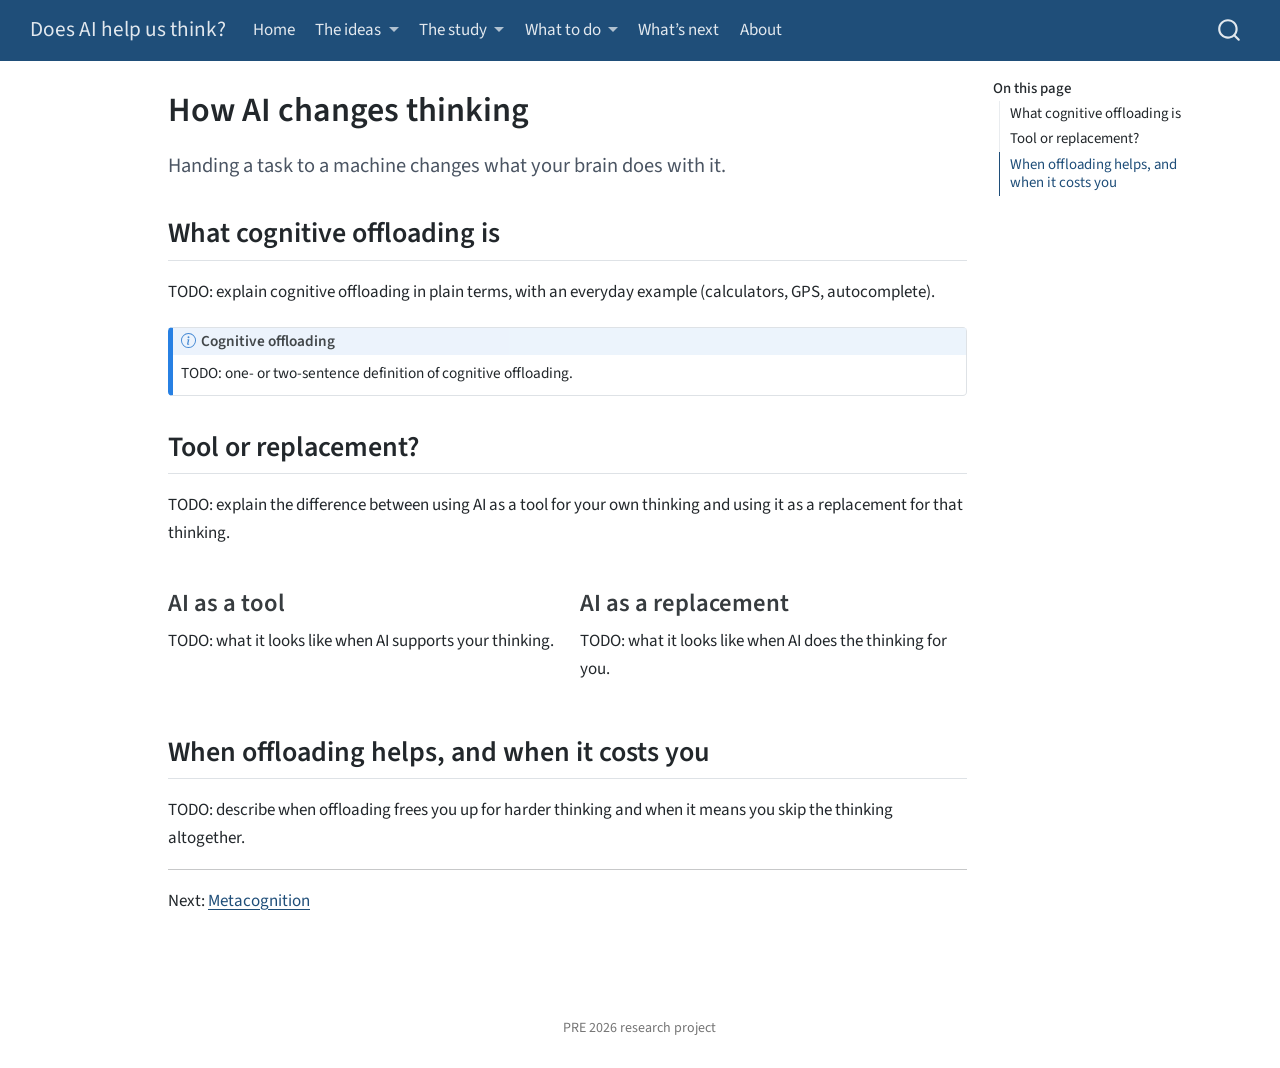
<file: docs/ideas/thinking.html>
<!DOCTYPE html>
<html xmlns="http://www.w3.org/1999/xhtml" lang="en" xml:lang="en"><head>

<meta charset="utf-8">
<meta name="generator" content="quarto-1.7.32">

<meta name="viewport" content="width=device-width, initial-scale=1.0, user-scalable=yes">


<title>How AI changes thinking – Does AI help us think?</title>
<style>
code{white-space: pre-wrap;}
span.smallcaps{font-variant: small-caps;}
div.columns{display: flex; gap: min(4vw, 1.5em);}
div.column{flex: auto; overflow-x: auto;}
div.hanging-indent{margin-left: 1.5em; text-indent: -1.5em;}
ul.task-list{list-style: none;}
ul.task-list li input[type="checkbox"] {
  width: 0.8em;
  margin: 0 0.8em 0.2em -1em; /* quarto-specific, see https://github.com/quarto-dev/quarto-cli/issues/4556 */ 
  vertical-align: middle;
}
</style>


<script src="../site_libs/quarto-nav/quarto-nav.js"></script>
<script src="../site_libs/quarto-nav/headroom.min.js"></script>
<script src="../site_libs/clipboard/clipboard.min.js"></script>
<script src="../site_libs/quarto-search/autocomplete.umd.js"></script>
<script src="../site_libs/quarto-search/fuse.min.js"></script>
<script src="../site_libs/quarto-search/quarto-search.js"></script>
<meta name="quarto:offset" content="../">
<script src="../site_libs/quarto-html/quarto.js" type="module"></script>
<script src="../site_libs/quarto-html/tabsets/tabsets.js" type="module"></script>
<script src="../site_libs/quarto-html/popper.min.js"></script>
<script src="../site_libs/quarto-html/tippy.umd.min.js"></script>
<script src="../site_libs/quarto-html/anchor.min.js"></script>
<link href="../site_libs/quarto-html/tippy.css" rel="stylesheet">
<link href="../site_libs/quarto-html/quarto-syntax-highlighting-37eea08aefeeee20ff55810ff984fec1.css" rel="stylesheet" id="quarto-text-highlighting-styles">
<script src="../site_libs/bootstrap/bootstrap.min.js"></script>
<link href="../site_libs/bootstrap/bootstrap-icons.css" rel="stylesheet">
<link href="../site_libs/bootstrap/bootstrap-e66b0eaa501a5ce799682b3d86c7e9af.min.css" rel="stylesheet" append-hash="true" id="quarto-bootstrap" data-mode="light">
<script id="quarto-search-options" type="application/json">{
  "location": "navbar",
  "copy-button": false,
  "collapse-after": 3,
  "panel-placement": "end",
  "type": "overlay",
  "limit": 50,
  "keyboard-shortcut": [
    "f",
    "/",
    "s"
  ],
  "show-item-context": false,
  "language": {
    "search-no-results-text": "No results",
    "search-matching-documents-text": "matching documents",
    "search-copy-link-title": "Copy link to search",
    "search-hide-matches-text": "Hide additional matches",
    "search-more-match-text": "more match in this document",
    "search-more-matches-text": "more matches in this document",
    "search-clear-button-title": "Clear",
    "search-text-placeholder": "",
    "search-detached-cancel-button-title": "Cancel",
    "search-submit-button-title": "Submit",
    "search-label": "Search"
  }
}</script>


</head>

<body class="nav-fixed quarto-light">

<div id="quarto-search-results"></div>
  <header id="quarto-header" class="headroom fixed-top">
    <nav class="navbar navbar-expand-lg " data-bs-theme="dark">
      <div class="navbar-container container-fluid">
      <div class="navbar-brand-container mx-auto">
    <a class="navbar-brand" href="../index.html">
    <span class="navbar-title">Does AI help us think?</span>
    </a>
  </div>
            <div id="quarto-search" class="" title="Search"></div>
          <button class="navbar-toggler" type="button" data-bs-toggle="collapse" data-bs-target="#navbarCollapse" aria-controls="navbarCollapse" role="menu" aria-expanded="false" aria-label="Toggle navigation" onclick="if (window.quartoToggleHeadroom) { window.quartoToggleHeadroom(); }">
  <span class="navbar-toggler-icon"></span>
</button>
          <div class="collapse navbar-collapse" id="navbarCollapse">
            <ul class="navbar-nav navbar-nav-scroll me-auto">
  <li class="nav-item">
    <a class="nav-link" href="../index.html"> 
<span class="menu-text">Home</span></a>
  </li>  
  <li class="nav-item dropdown ">
    <a class="nav-link dropdown-toggle" href="#" id="nav-menu-the-ideas" role="link" data-bs-toggle="dropdown" aria-expanded="false">
 <span class="menu-text">The ideas</span>
    </a>
    <ul class="dropdown-menu" aria-labelledby="nav-menu-the-ideas">    
        <li>
    <a class="dropdown-item" href="../ideas/thinking.html">
 <span class="dropdown-text">How AI changes thinking</span></a>
  </li>  
        <li>
    <a class="dropdown-item" href="../ideas/metacognition.html">
 <span class="dropdown-text">Metacognition</span></a>
  </li>  
        <li>
    <a class="dropdown-item" href="../ideas/ai-literacy.html">
 <span class="dropdown-text">Using AI well</span></a>
  </li>  
    </ul>
  </li>
  <li class="nav-item dropdown ">
    <a class="nav-link dropdown-toggle" href="#" id="nav-menu-the-study" role="link" data-bs-toggle="dropdown" aria-expanded="false">
 <span class="menu-text">The study</span>
    </a>
    <ul class="dropdown-menu" aria-labelledby="nav-menu-the-study">    
        <li>
    <a class="dropdown-item" href="../study/methods.html">
 <span class="dropdown-text">How we studied it</span></a>
  </li>  
        <li>
    <a class="dropdown-item" href="../study/findings.html">
 <span class="dropdown-text">What we found</span></a>
  </li>  
        <li>
    <a class="dropdown-item" href="../study/meaning.html">
 <span class="dropdown-text">What it means</span></a>
  </li>  
    </ul>
  </li>
  <li class="nav-item dropdown ">
    <a class="nav-link dropdown-toggle" href="#" id="nav-menu-what-to-do" role="link" data-bs-toggle="dropdown" aria-expanded="false">
 <span class="menu-text">What to do</span>
    </a>
    <ul class="dropdown-menu" aria-labelledby="nav-menu-what-to-do">    
        <li>
    <a class="dropdown-item" href="../do/students.html">
 <span class="dropdown-text">For students</span></a>
  </li>  
        <li>
    <a class="dropdown-item" href="../do/schools.html">
 <span class="dropdown-text">For schools</span></a>
  </li>  
    </ul>
  </li>
  <li class="nav-item">
    <a class="nav-link" href="../whats-next.html"> 
<span class="menu-text">What’s next</span></a>
  </li>  
  <li class="nav-item">
    <a class="nav-link" href="../about.html"> 
<span class="menu-text">About</span></a>
  </li>  
</ul>
          </div> <!-- /navcollapse -->
            <div class="quarto-navbar-tools">
</div>
      </div> <!-- /container-fluid -->
    </nav>
</header>
<!-- content -->
<div id="quarto-content" class="quarto-container page-columns page-rows-contents page-layout-article page-navbar">
<!-- sidebar -->
<!-- margin-sidebar -->
    <div id="quarto-margin-sidebar" class="sidebar margin-sidebar">
        <nav id="TOC" role="doc-toc" class="toc-active">
    <h2 id="toc-title">On this page</h2>
   
  <ul class="collapse">
  <li><a href="#what-cognitive-offloading-is" id="toc-what-cognitive-offloading-is" class="nav-link active" data-scroll-target="#what-cognitive-offloading-is">What cognitive offloading is</a></li>
  <li><a href="#tool-or-replacement" id="toc-tool-or-replacement" class="nav-link" data-scroll-target="#tool-or-replacement">Tool or replacement?</a></li>
  <li><a href="#when-offloading-helps-and-when-it-costs-you" id="toc-when-offloading-helps-and-when-it-costs-you" class="nav-link" data-scroll-target="#when-offloading-helps-and-when-it-costs-you">When offloading helps, and when it costs you</a></li>
  </ul>
</nav>
    </div>
<!-- main -->
<main class="content" id="quarto-document-content">

<header id="title-block-header" class="quarto-title-block default">
<div class="quarto-title">
<h1 class="title">How AI changes thinking</h1>
</div>



<div class="quarto-title-meta">

    
  
    
  </div>
  


</header>


<div class="promise">
<p>Handing a task to a machine changes what your brain does with it.</p>
</div>
<section id="what-cognitive-offloading-is" class="level2">
<h2 class="anchored" data-anchor-id="what-cognitive-offloading-is">What cognitive offloading is</h2>
<p>TODO: explain cognitive offloading in plain terms, with an everyday example (calculators, GPS, autocomplete).</p>
<div class="callout callout-style-default callout-note callout-titled" title="Cognitive offloading">
<div class="callout-header d-flex align-content-center">
<div class="callout-icon-container">
<i class="callout-icon"></i>
</div>
<div class="callout-title-container flex-fill">
Cognitive offloading
</div>
</div>
<div class="callout-body-container callout-body">
<p>TODO: one- or two-sentence definition of cognitive offloading.</p>
</div>
</div>
</section>
<section id="tool-or-replacement" class="level2">
<h2 class="anchored" data-anchor-id="tool-or-replacement">Tool or replacement?</h2>
<p>TODO: explain the difference between using AI as a tool for your own thinking and using it as a replacement for that thinking.</p>
<div class="grid">
<section id="ai-as-a-tool" class="level3 g-col-12 g-col-md-6">
<h3 class="anchored" data-anchor-id="ai-as-a-tool">AI as a tool</h3>
<p>TODO: what it looks like when AI supports your thinking.</p>
</section>
<section id="ai-as-a-replacement" class="level3 g-col-12 g-col-md-6">
<h3 class="anchored" data-anchor-id="ai-as-a-replacement">AI as a replacement</h3>
<p>TODO: what it looks like when AI does the thinking for you.</p>
</section>
</div>
</section>
<section id="when-offloading-helps-and-when-it-costs-you" class="level2">
<h2 class="anchored" data-anchor-id="when-offloading-helps-and-when-it-costs-you">When offloading helps, and when it costs you</h2>
<p>TODO: describe when offloading frees you up for harder thinking and when it means you skip the thinking altogether.</p>
<hr>
<p>Next: <a href="../ideas/metacognition.html">Metacognition</a></p>


</section>

</main> <!-- /main -->
<script id="quarto-html-after-body" type="application/javascript">
  window.document.addEventListener("DOMContentLoaded", function (event) {
    const icon = "";
    const anchorJS = new window.AnchorJS();
    anchorJS.options = {
      placement: 'right',
      icon: icon
    };
    anchorJS.add('.anchored');
    const isCodeAnnotation = (el) => {
      for (const clz of el.classList) {
        if (clz.startsWith('code-annotation-')) {                     
          return true;
        }
      }
      return false;
    }
    const onCopySuccess = function(e) {
      // button target
      const button = e.trigger;
      // don't keep focus
      button.blur();
      // flash "checked"
      button.classList.add('code-copy-button-checked');
      var currentTitle = button.getAttribute("title");
      button.setAttribute("title", "Copied!");
      let tooltip;
      if (window.bootstrap) {
        button.setAttribute("data-bs-toggle", "tooltip");
        button.setAttribute("data-bs-placement", "left");
        button.setAttribute("data-bs-title", "Copied!");
        tooltip = new bootstrap.Tooltip(button, 
          { trigger: "manual", 
            customClass: "code-copy-button-tooltip",
            offset: [0, -8]});
        tooltip.show();    
      }
      setTimeout(function() {
        if (tooltip) {
          tooltip.hide();
          button.removeAttribute("data-bs-title");
          button.removeAttribute("data-bs-toggle");
          button.removeAttribute("data-bs-placement");
        }
        button.setAttribute("title", currentTitle);
        button.classList.remove('code-copy-button-checked');
      }, 1000);
      // clear code selection
      e.clearSelection();
    }
    const getTextToCopy = function(trigger) {
        const codeEl = trigger.previousElementSibling.cloneNode(true);
        for (const childEl of codeEl.children) {
          if (isCodeAnnotation(childEl)) {
            childEl.remove();
          }
        }
        return codeEl.innerText;
    }
    const clipboard = new window.ClipboardJS('.code-copy-button:not([data-in-quarto-modal])', {
      text: getTextToCopy
    });
    clipboard.on('success', onCopySuccess);
    if (window.document.getElementById('quarto-embedded-source-code-modal')) {
      const clipboardModal = new window.ClipboardJS('.code-copy-button[data-in-quarto-modal]', {
        text: getTextToCopy,
        container: window.document.getElementById('quarto-embedded-source-code-modal')
      });
      clipboardModal.on('success', onCopySuccess);
    }
      var localhostRegex = new RegExp(/^(?:http|https):\/\/localhost\:?[0-9]*\//);
      var mailtoRegex = new RegExp(/^mailto:/);
        var filterRegex = new RegExp('/' + window.location.host + '/');
      var isInternal = (href) => {
          return filterRegex.test(href) || localhostRegex.test(href) || mailtoRegex.test(href);
      }
      // Inspect non-navigation links and adorn them if external
     var links = window.document.querySelectorAll('a[href]:not(.nav-link):not(.navbar-brand):not(.toc-action):not(.sidebar-link):not(.sidebar-item-toggle):not(.pagination-link):not(.no-external):not([aria-hidden]):not(.dropdown-item):not(.quarto-navigation-tool):not(.about-link)');
      for (var i=0; i<links.length; i++) {
        const link = links[i];
        if (!isInternal(link.href)) {
          // undo the damage that might have been done by quarto-nav.js in the case of
          // links that we want to consider external
          if (link.dataset.originalHref !== undefined) {
            link.href = link.dataset.originalHref;
          }
        }
      }
    function tippyHover(el, contentFn, onTriggerFn, onUntriggerFn) {
      const config = {
        allowHTML: true,
        maxWidth: 500,
        delay: 100,
        arrow: false,
        appendTo: function(el) {
            return el.parentElement;
        },
        interactive: true,
        interactiveBorder: 10,
        theme: 'quarto',
        placement: 'bottom-start',
      };
      if (contentFn) {
        config.content = contentFn;
      }
      if (onTriggerFn) {
        config.onTrigger = onTriggerFn;
      }
      if (onUntriggerFn) {
        config.onUntrigger = onUntriggerFn;
      }
      window.tippy(el, config); 
    }
    const noterefs = window.document.querySelectorAll('a[role="doc-noteref"]');
    for (var i=0; i<noterefs.length; i++) {
      const ref = noterefs[i];
      tippyHover(ref, function() {
        // use id or data attribute instead here
        let href = ref.getAttribute('data-footnote-href') || ref.getAttribute('href');
        try { href = new URL(href).hash; } catch {}
        const id = href.replace(/^#\/?/, "");
        const note = window.document.getElementById(id);
        if (note) {
          return note.innerHTML;
        } else {
          return "";
        }
      });
    }
    const xrefs = window.document.querySelectorAll('a.quarto-xref');
    const processXRef = (id, note) => {
      // Strip column container classes
      const stripColumnClz = (el) => {
        el.classList.remove("page-full", "page-columns");
        if (el.children) {
          for (const child of el.children) {
            stripColumnClz(child);
          }
        }
      }
      stripColumnClz(note)
      if (id === null || id.startsWith('sec-')) {
        // Special case sections, only their first couple elements
        const container = document.createElement("div");
        if (note.children && note.children.length > 2) {
          container.appendChild(note.children[0].cloneNode(true));
          for (let i = 1; i < note.children.length; i++) {
            const child = note.children[i];
            if (child.tagName === "P" && child.innerText === "") {
              continue;
            } else {
              container.appendChild(child.cloneNode(true));
              break;
            }
          }
          if (window.Quarto?.typesetMath) {
            window.Quarto.typesetMath(container);
          }
          return container.innerHTML
        } else {
          if (window.Quarto?.typesetMath) {
            window.Quarto.typesetMath(note);
          }
          return note.innerHTML;
        }
      } else {
        // Remove any anchor links if they are present
        const anchorLink = note.querySelector('a.anchorjs-link');
        if (anchorLink) {
          anchorLink.remove();
        }
        if (window.Quarto?.typesetMath) {
          window.Quarto.typesetMath(note);
        }
        if (note.classList.contains("callout")) {
          return note.outerHTML;
        } else {
          return note.innerHTML;
        }
      }
    }
    for (var i=0; i<xrefs.length; i++) {
      const xref = xrefs[i];
      tippyHover(xref, undefined, function(instance) {
        instance.disable();
        let url = xref.getAttribute('href');
        let hash = undefined; 
        if (url.startsWith('#')) {
          hash = url;
        } else {
          try { hash = new URL(url).hash; } catch {}
        }
        if (hash) {
          const id = hash.replace(/^#\/?/, "");
          const note = window.document.getElementById(id);
          if (note !== null) {
            try {
              const html = processXRef(id, note.cloneNode(true));
              instance.setContent(html);
            } finally {
              instance.enable();
              instance.show();
            }
          } else {
            // See if we can fetch this
            fetch(url.split('#')[0])
            .then(res => res.text())
            .then(html => {
              const parser = new DOMParser();
              const htmlDoc = parser.parseFromString(html, "text/html");
              const note = htmlDoc.getElementById(id);
              if (note !== null) {
                const html = processXRef(id, note);
                instance.setContent(html);
              } 
            }).finally(() => {
              instance.enable();
              instance.show();
            });
          }
        } else {
          // See if we can fetch a full url (with no hash to target)
          // This is a special case and we should probably do some content thinning / targeting
          fetch(url)
          .then(res => res.text())
          .then(html => {
            const parser = new DOMParser();
            const htmlDoc = parser.parseFromString(html, "text/html");
            const note = htmlDoc.querySelector('main.content');
            if (note !== null) {
              // This should only happen for chapter cross references
              // (since there is no id in the URL)
              // remove the first header
              if (note.children.length > 0 && note.children[0].tagName === "HEADER") {
                note.children[0].remove();
              }
              const html = processXRef(null, note);
              instance.setContent(html);
            } 
          }).finally(() => {
            instance.enable();
            instance.show();
          });
        }
      }, function(instance) {
      });
    }
        let selectedAnnoteEl;
        const selectorForAnnotation = ( cell, annotation) => {
          let cellAttr = 'data-code-cell="' + cell + '"';
          let lineAttr = 'data-code-annotation="' +  annotation + '"';
          const selector = 'span[' + cellAttr + '][' + lineAttr + ']';
          return selector;
        }
        const selectCodeLines = (annoteEl) => {
          const doc = window.document;
          const targetCell = annoteEl.getAttribute("data-target-cell");
          const targetAnnotation = annoteEl.getAttribute("data-target-annotation");
          const annoteSpan = window.document.querySelector(selectorForAnnotation(targetCell, targetAnnotation));
          const lines = annoteSpan.getAttribute("data-code-lines").split(",");
          const lineIds = lines.map((line) => {
            return targetCell + "-" + line;
          })
          let top = null;
          let height = null;
          let parent = null;
          if (lineIds.length > 0) {
              //compute the position of the single el (top and bottom and make a div)
              const el = window.document.getElementById(lineIds[0]);
              top = el.offsetTop;
              height = el.offsetHeight;
              parent = el.parentElement.parentElement;
            if (lineIds.length > 1) {
              const lastEl = window.document.getElementById(lineIds[lineIds.length - 1]);
              const bottom = lastEl.offsetTop + lastEl.offsetHeight;
              height = bottom - top;
            }
            if (top !== null && height !== null && parent !== null) {
              // cook up a div (if necessary) and position it 
              let div = window.document.getElementById("code-annotation-line-highlight");
              if (div === null) {
                div = window.document.createElement("div");
                div.setAttribute("id", "code-annotation-line-highlight");
                div.style.position = 'absolute';
                parent.appendChild(div);
              }
              div.style.top = top - 2 + "px";
              div.style.height = height + 4 + "px";
              div.style.left = 0;
              let gutterDiv = window.document.getElementById("code-annotation-line-highlight-gutter");
              if (gutterDiv === null) {
                gutterDiv = window.document.createElement("div");
                gutterDiv.setAttribute("id", "code-annotation-line-highlight-gutter");
                gutterDiv.style.position = 'absolute';
                const codeCell = window.document.getElementById(targetCell);
                const gutter = codeCell.querySelector('.code-annotation-gutter');
                gutter.appendChild(gutterDiv);
              }
              gutterDiv.style.top = top - 2 + "px";
              gutterDiv.style.height = height + 4 + "px";
            }
            selectedAnnoteEl = annoteEl;
          }
        };
        const unselectCodeLines = () => {
          const elementsIds = ["code-annotation-line-highlight", "code-annotation-line-highlight-gutter"];
          elementsIds.forEach((elId) => {
            const div = window.document.getElementById(elId);
            if (div) {
              div.remove();
            }
          });
          selectedAnnoteEl = undefined;
        };
          // Handle positioning of the toggle
      window.addEventListener(
        "resize",
        throttle(() => {
          elRect = undefined;
          if (selectedAnnoteEl) {
            selectCodeLines(selectedAnnoteEl);
          }
        }, 10)
      );
      function throttle(fn, ms) {
      let throttle = false;
      let timer;
        return (...args) => {
          if(!throttle) { // first call gets through
              fn.apply(this, args);
              throttle = true;
          } else { // all the others get throttled
              if(timer) clearTimeout(timer); // cancel #2
              timer = setTimeout(() => {
                fn.apply(this, args);
                timer = throttle = false;
              }, ms);
          }
        };
      }
        // Attach click handler to the DT
        const annoteDls = window.document.querySelectorAll('dt[data-target-cell]');
        for (const annoteDlNode of annoteDls) {
          annoteDlNode.addEventListener('click', (event) => {
            const clickedEl = event.target;
            if (clickedEl !== selectedAnnoteEl) {
              unselectCodeLines();
              const activeEl = window.document.querySelector('dt[data-target-cell].code-annotation-active');
              if (activeEl) {
                activeEl.classList.remove('code-annotation-active');
              }
              selectCodeLines(clickedEl);
              clickedEl.classList.add('code-annotation-active');
            } else {
              // Unselect the line
              unselectCodeLines();
              clickedEl.classList.remove('code-annotation-active');
            }
          });
        }
    const findCites = (el) => {
      const parentEl = el.parentElement;
      if (parentEl) {
        const cites = parentEl.dataset.cites;
        if (cites) {
          return {
            el,
            cites: cites.split(' ')
          };
        } else {
          return findCites(el.parentElement)
        }
      } else {
        return undefined;
      }
    };
    var bibliorefs = window.document.querySelectorAll('a[role="doc-biblioref"]');
    for (var i=0; i<bibliorefs.length; i++) {
      const ref = bibliorefs[i];
      const citeInfo = findCites(ref);
      if (citeInfo) {
        tippyHover(citeInfo.el, function() {
          var popup = window.document.createElement('div');
          citeInfo.cites.forEach(function(cite) {
            var citeDiv = window.document.createElement('div');
            citeDiv.classList.add('hanging-indent');
            citeDiv.classList.add('csl-entry');
            var biblioDiv = window.document.getElementById('ref-' + cite);
            if (biblioDiv) {
              citeDiv.innerHTML = biblioDiv.innerHTML;
            }
            popup.appendChild(citeDiv);
          });
          return popup.innerHTML;
        });
      }
    }
  });
  </script>
</div> <!-- /content -->
<footer class="footer">
  <div class="nav-footer">
    <div class="nav-footer-left">
      &nbsp;
    </div>   
    <div class="nav-footer-center">
<p>PRE 2026 research project</p>
</div>
    <div class="nav-footer-right">
      &nbsp;
    </div>
  </div>
</footer>




</body></html>
</file>
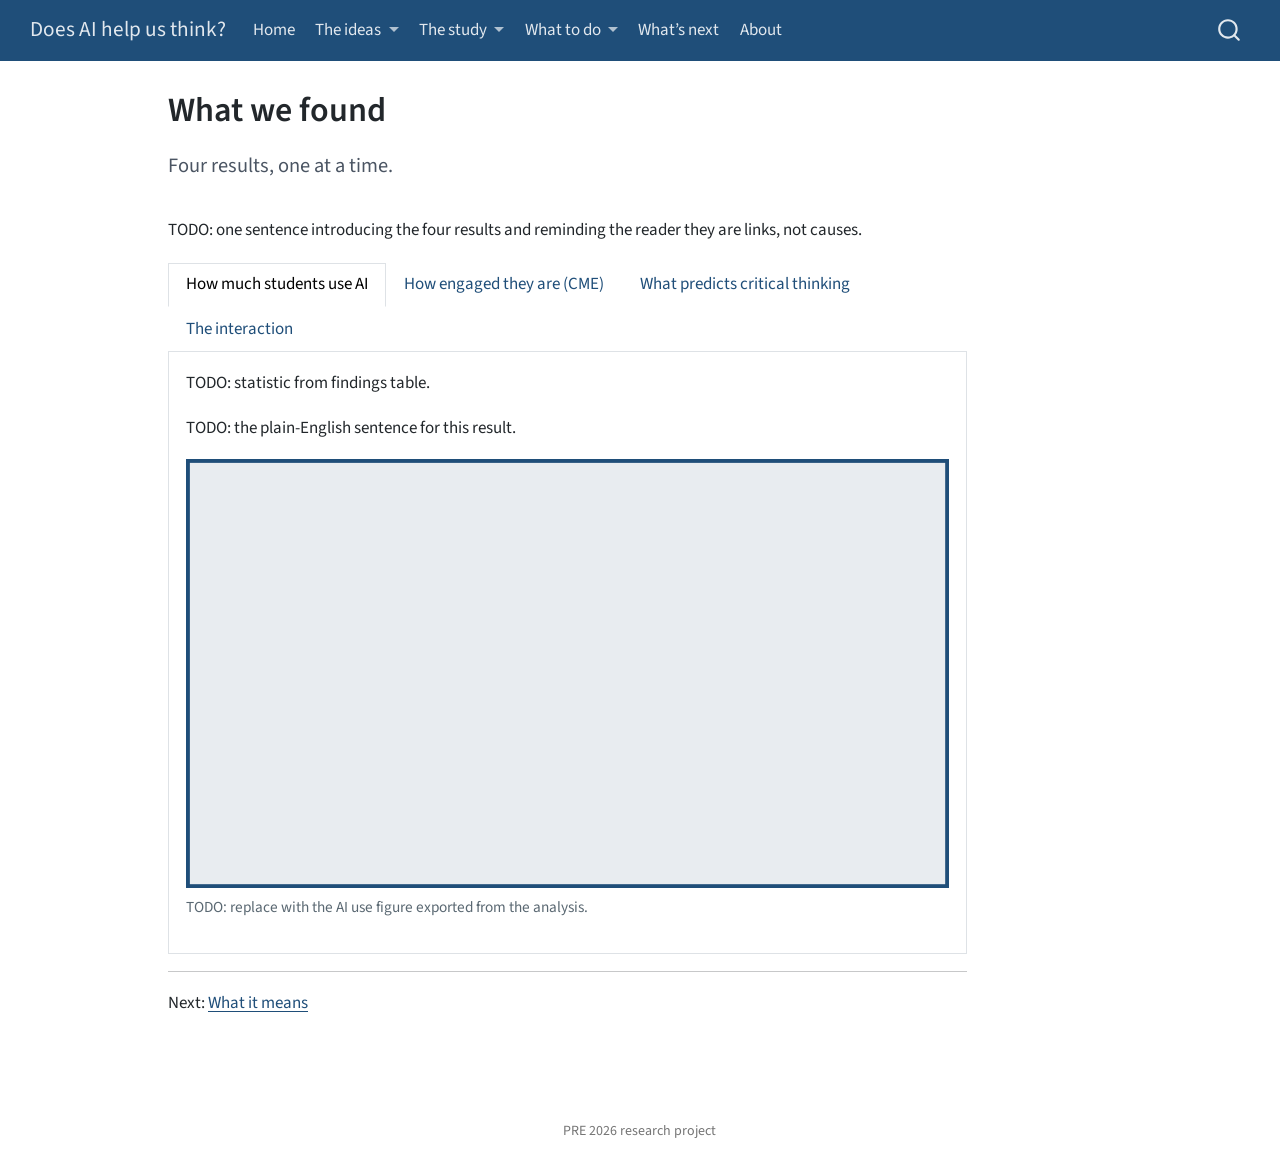
<file: docs/study/findings.html>
<!DOCTYPE html>
<html xmlns="http://www.w3.org/1999/xhtml" lang="en" xml:lang="en"><head>

<meta charset="utf-8">
<meta name="generator" content="quarto-1.7.32">

<meta name="viewport" content="width=device-width, initial-scale=1.0, user-scalable=yes">


<title>What we found – Does AI help us think?</title>
<style>
code{white-space: pre-wrap;}
span.smallcaps{font-variant: small-caps;}
div.columns{display: flex; gap: min(4vw, 1.5em);}
div.column{flex: auto; overflow-x: auto;}
div.hanging-indent{margin-left: 1.5em; text-indent: -1.5em;}
ul.task-list{list-style: none;}
ul.task-list li input[type="checkbox"] {
  width: 0.8em;
  margin: 0 0.8em 0.2em -1em; /* quarto-specific, see https://github.com/quarto-dev/quarto-cli/issues/4556 */ 
  vertical-align: middle;
}
</style>


<script src="../site_libs/quarto-nav/quarto-nav.js"></script>
<script src="../site_libs/quarto-nav/headroom.min.js"></script>
<script src="../site_libs/clipboard/clipboard.min.js"></script>
<script src="../site_libs/quarto-search/autocomplete.umd.js"></script>
<script src="../site_libs/quarto-search/fuse.min.js"></script>
<script src="../site_libs/quarto-search/quarto-search.js"></script>
<meta name="quarto:offset" content="../">
<script src="../site_libs/quarto-html/quarto.js" type="module"></script>
<script src="../site_libs/quarto-html/tabsets/tabsets.js" type="module"></script>
<script src="../site_libs/quarto-html/popper.min.js"></script>
<script src="../site_libs/quarto-html/tippy.umd.min.js"></script>
<script src="../site_libs/quarto-html/anchor.min.js"></script>
<link href="../site_libs/quarto-html/tippy.css" rel="stylesheet">
<link href="../site_libs/quarto-html/quarto-syntax-highlighting-37eea08aefeeee20ff55810ff984fec1.css" rel="stylesheet" id="quarto-text-highlighting-styles">
<script src="../site_libs/bootstrap/bootstrap.min.js"></script>
<link href="../site_libs/bootstrap/bootstrap-icons.css" rel="stylesheet">
<link href="../site_libs/bootstrap/bootstrap-e66b0eaa501a5ce799682b3d86c7e9af.min.css" rel="stylesheet" append-hash="true" id="quarto-bootstrap" data-mode="light">
<script id="quarto-search-options" type="application/json">{
  "location": "navbar",
  "copy-button": false,
  "collapse-after": 3,
  "panel-placement": "end",
  "type": "overlay",
  "limit": 50,
  "keyboard-shortcut": [
    "f",
    "/",
    "s"
  ],
  "show-item-context": false,
  "language": {
    "search-no-results-text": "No results",
    "search-matching-documents-text": "matching documents",
    "search-copy-link-title": "Copy link to search",
    "search-hide-matches-text": "Hide additional matches",
    "search-more-match-text": "more match in this document",
    "search-more-matches-text": "more matches in this document",
    "search-clear-button-title": "Clear",
    "search-text-placeholder": "",
    "search-detached-cancel-button-title": "Cancel",
    "search-submit-button-title": "Submit",
    "search-label": "Search"
  }
}</script>


</head>

<body class="nav-fixed quarto-light">

<div id="quarto-search-results"></div>
  <header id="quarto-header" class="headroom fixed-top">
    <nav class="navbar navbar-expand-lg " data-bs-theme="dark">
      <div class="navbar-container container-fluid">
      <div class="navbar-brand-container mx-auto">
    <a class="navbar-brand" href="../index.html">
    <span class="navbar-title">Does AI help us think?</span>
    </a>
  </div>
            <div id="quarto-search" class="" title="Search"></div>
          <button class="navbar-toggler" type="button" data-bs-toggle="collapse" data-bs-target="#navbarCollapse" aria-controls="navbarCollapse" role="menu" aria-expanded="false" aria-label="Toggle navigation" onclick="if (window.quartoToggleHeadroom) { window.quartoToggleHeadroom(); }">
  <span class="navbar-toggler-icon"></span>
</button>
          <div class="collapse navbar-collapse" id="navbarCollapse">
            <ul class="navbar-nav navbar-nav-scroll me-auto">
  <li class="nav-item">
    <a class="nav-link" href="../index.html"> 
<span class="menu-text">Home</span></a>
  </li>  
  <li class="nav-item dropdown ">
    <a class="nav-link dropdown-toggle" href="#" id="nav-menu-the-ideas" role="link" data-bs-toggle="dropdown" aria-expanded="false">
 <span class="menu-text">The ideas</span>
    </a>
    <ul class="dropdown-menu" aria-labelledby="nav-menu-the-ideas">    
        <li>
    <a class="dropdown-item" href="../ideas/thinking.html">
 <span class="dropdown-text">How AI changes thinking</span></a>
  </li>  
        <li>
    <a class="dropdown-item" href="../ideas/metacognition.html">
 <span class="dropdown-text">Metacognition</span></a>
  </li>  
        <li>
    <a class="dropdown-item" href="../ideas/ai-literacy.html">
 <span class="dropdown-text">Using AI well</span></a>
  </li>  
    </ul>
  </li>
  <li class="nav-item dropdown ">
    <a class="nav-link dropdown-toggle" href="#" id="nav-menu-the-study" role="link" data-bs-toggle="dropdown" aria-expanded="false">
 <span class="menu-text">The study</span>
    </a>
    <ul class="dropdown-menu" aria-labelledby="nav-menu-the-study">    
        <li>
    <a class="dropdown-item" href="../study/methods.html">
 <span class="dropdown-text">How we studied it</span></a>
  </li>  
        <li>
    <a class="dropdown-item" href="../study/findings.html">
 <span class="dropdown-text">What we found</span></a>
  </li>  
        <li>
    <a class="dropdown-item" href="../study/meaning.html">
 <span class="dropdown-text">What it means</span></a>
  </li>  
    </ul>
  </li>
  <li class="nav-item dropdown ">
    <a class="nav-link dropdown-toggle" href="#" id="nav-menu-what-to-do" role="link" data-bs-toggle="dropdown" aria-expanded="false">
 <span class="menu-text">What to do</span>
    </a>
    <ul class="dropdown-menu" aria-labelledby="nav-menu-what-to-do">    
        <li>
    <a class="dropdown-item" href="../do/students.html">
 <span class="dropdown-text">For students</span></a>
  </li>  
        <li>
    <a class="dropdown-item" href="../do/schools.html">
 <span class="dropdown-text">For schools</span></a>
  </li>  
    </ul>
  </li>
  <li class="nav-item">
    <a class="nav-link" href="../whats-next.html"> 
<span class="menu-text">What’s next</span></a>
  </li>  
  <li class="nav-item">
    <a class="nav-link" href="../about.html"> 
<span class="menu-text">About</span></a>
  </li>  
</ul>
          </div> <!-- /navcollapse -->
            <div class="quarto-navbar-tools">
</div>
      </div> <!-- /container-fluid -->
    </nav>
</header>
<!-- content -->
<div id="quarto-content" class="quarto-container page-columns page-rows-contents page-layout-article page-navbar">
<!-- sidebar -->
<!-- margin-sidebar -->
    <div id="quarto-margin-sidebar" class="sidebar margin-sidebar zindex-bottom">
        
    </div>
<!-- main -->
<main class="content" id="quarto-document-content">

<header id="title-block-header" class="quarto-title-block default">
<div class="quarto-title">
<h1 class="title">What we found</h1>
</div>



<div class="quarto-title-meta">

    
  
    
  </div>
  


</header>


<div class="promise">
<p>Four results, one at a time.</p>
</div>
<p>TODO: one sentence introducing the four results and reminding the reader they are links, not causes.</p>
<div class="tabset-margin-container"></div><div class="panel-tabset">
<ul class="nav nav-tabs" role="tablist"><li class="nav-item" role="presentation"><a class="nav-link active" id="tabset-1-1-tab" data-bs-toggle="tab" data-bs-target="#tabset-1-1" role="tab" aria-controls="tabset-1-1" aria-selected="true">How much students use AI</a></li><li class="nav-item" role="presentation"><a class="nav-link" id="tabset-1-2-tab" data-bs-toggle="tab" data-bs-target="#tabset-1-2" role="tab" aria-controls="tabset-1-2" aria-selected="false">How engaged they are (CME)</a></li><li class="nav-item" role="presentation"><a class="nav-link" id="tabset-1-3-tab" data-bs-toggle="tab" data-bs-target="#tabset-1-3" role="tab" aria-controls="tabset-1-3" aria-selected="false">What predicts critical thinking</a></li><li class="nav-item" role="presentation"><a class="nav-link" id="tabset-1-4-tab" data-bs-toggle="tab" data-bs-target="#tabset-1-4" role="tab" aria-controls="tabset-1-4" aria-selected="false">The interaction</a></li></ul>
<div class="tab-content">
<div id="tabset-1-1" class="tab-pane active" role="tabpanel" aria-labelledby="tabset-1-1-tab">
<p>TODO: statistic from findings table.</p>
<p>TODO: the plain-English sentence for this result.</p>
<div class="quarto-figure quarto-figure-center">
<figure class="figure">
<p><img src="../images/placeholder.png" class="img-fluid figure-img" alt="Placeholder for the AI use figure"></p>
<figcaption>TODO: replace with the AI use figure exported from the analysis.</figcaption>
</figure>
</div>
</div>
<div id="tabset-1-2" class="tab-pane" role="tabpanel" aria-labelledby="tabset-1-2-tab">
<p>TODO: statistic from findings table.</p>
<p>TODO: the plain-English sentence for this result.</p>
<div class="quarto-figure quarto-figure-center">
<figure class="figure">
<p><img src="../images/placeholder.png" class="img-fluid figure-img" alt="Placeholder for the metacognitive engagement figure"></p>
<figcaption>TODO: replace with the CME figure exported from the analysis.</figcaption>
</figure>
</div>
</div>
<div id="tabset-1-3" class="tab-pane" role="tabpanel" aria-labelledby="tabset-1-3-tab">
<p>TODO: statistic from findings table.</p>
<p>TODO: the plain-English sentence for this result.</p>
<div class="quarto-figure quarto-figure-center">
<figure class="figure">
<p><img src="../images/placeholder.png" class="img-fluid figure-img" alt="Placeholder for the regression model figure"></p>
<figcaption>TODO: replace with the regression figure exported from the analysis.</figcaption>
</figure>
</div>
</div>
<div id="tabset-1-4" class="tab-pane" role="tabpanel" aria-labelledby="tabset-1-4-tab">
<p>TODO: statistic from findings table.</p>
<p>TODO: the plain-English sentence for this result.</p>
<div class="quarto-figure quarto-figure-center">
<figure class="figure">
<p><img src="../images/placeholder.png" class="img-fluid figure-img" alt="Placeholder for the interaction figure"></p>
<figcaption>TODO: replace with the interaction figure exported from the analysis.</figcaption>
</figure>
</div>
</div>
</div>
</div>
<hr>
<p>Next: <a href="../study/meaning.html">What it means</a></p>



</main> <!-- /main -->
<script id="quarto-html-after-body" type="application/javascript">
  window.document.addEventListener("DOMContentLoaded", function (event) {
    const icon = "";
    const anchorJS = new window.AnchorJS();
    anchorJS.options = {
      placement: 'right',
      icon: icon
    };
    anchorJS.add('.anchored');
    const isCodeAnnotation = (el) => {
      for (const clz of el.classList) {
        if (clz.startsWith('code-annotation-')) {                     
          return true;
        }
      }
      return false;
    }
    const onCopySuccess = function(e) {
      // button target
      const button = e.trigger;
      // don't keep focus
      button.blur();
      // flash "checked"
      button.classList.add('code-copy-button-checked');
      var currentTitle = button.getAttribute("title");
      button.setAttribute("title", "Copied!");
      let tooltip;
      if (window.bootstrap) {
        button.setAttribute("data-bs-toggle", "tooltip");
        button.setAttribute("data-bs-placement", "left");
        button.setAttribute("data-bs-title", "Copied!");
        tooltip = new bootstrap.Tooltip(button, 
          { trigger: "manual", 
            customClass: "code-copy-button-tooltip",
            offset: [0, -8]});
        tooltip.show();    
      }
      setTimeout(function() {
        if (tooltip) {
          tooltip.hide();
          button.removeAttribute("data-bs-title");
          button.removeAttribute("data-bs-toggle");
          button.removeAttribute("data-bs-placement");
        }
        button.setAttribute("title", currentTitle);
        button.classList.remove('code-copy-button-checked');
      }, 1000);
      // clear code selection
      e.clearSelection();
    }
    const getTextToCopy = function(trigger) {
        const codeEl = trigger.previousElementSibling.cloneNode(true);
        for (const childEl of codeEl.children) {
          if (isCodeAnnotation(childEl)) {
            childEl.remove();
          }
        }
        return codeEl.innerText;
    }
    const clipboard = new window.ClipboardJS('.code-copy-button:not([data-in-quarto-modal])', {
      text: getTextToCopy
    });
    clipboard.on('success', onCopySuccess);
    if (window.document.getElementById('quarto-embedded-source-code-modal')) {
      const clipboardModal = new window.ClipboardJS('.code-copy-button[data-in-quarto-modal]', {
        text: getTextToCopy,
        container: window.document.getElementById('quarto-embedded-source-code-modal')
      });
      clipboardModal.on('success', onCopySuccess);
    }
      var localhostRegex = new RegExp(/^(?:http|https):\/\/localhost\:?[0-9]*\//);
      var mailtoRegex = new RegExp(/^mailto:/);
        var filterRegex = new RegExp('/' + window.location.host + '/');
      var isInternal = (href) => {
          return filterRegex.test(href) || localhostRegex.test(href) || mailtoRegex.test(href);
      }
      // Inspect non-navigation links and adorn them if external
     var links = window.document.querySelectorAll('a[href]:not(.nav-link):not(.navbar-brand):not(.toc-action):not(.sidebar-link):not(.sidebar-item-toggle):not(.pagination-link):not(.no-external):not([aria-hidden]):not(.dropdown-item):not(.quarto-navigation-tool):not(.about-link)');
      for (var i=0; i<links.length; i++) {
        const link = links[i];
        if (!isInternal(link.href)) {
          // undo the damage that might have been done by quarto-nav.js in the case of
          // links that we want to consider external
          if (link.dataset.originalHref !== undefined) {
            link.href = link.dataset.originalHref;
          }
        }
      }
    function tippyHover(el, contentFn, onTriggerFn, onUntriggerFn) {
      const config = {
        allowHTML: true,
        maxWidth: 500,
        delay: 100,
        arrow: false,
        appendTo: function(el) {
            return el.parentElement;
        },
        interactive: true,
        interactiveBorder: 10,
        theme: 'quarto',
        placement: 'bottom-start',
      };
      if (contentFn) {
        config.content = contentFn;
      }
      if (onTriggerFn) {
        config.onTrigger = onTriggerFn;
      }
      if (onUntriggerFn) {
        config.onUntrigger = onUntriggerFn;
      }
      window.tippy(el, config); 
    }
    const noterefs = window.document.querySelectorAll('a[role="doc-noteref"]');
    for (var i=0; i<noterefs.length; i++) {
      const ref = noterefs[i];
      tippyHover(ref, function() {
        // use id or data attribute instead here
        let href = ref.getAttribute('data-footnote-href') || ref.getAttribute('href');
        try { href = new URL(href).hash; } catch {}
        const id = href.replace(/^#\/?/, "");
        const note = window.document.getElementById(id);
        if (note) {
          return note.innerHTML;
        } else {
          return "";
        }
      });
    }
    const xrefs = window.document.querySelectorAll('a.quarto-xref');
    const processXRef = (id, note) => {
      // Strip column container classes
      const stripColumnClz = (el) => {
        el.classList.remove("page-full", "page-columns");
        if (el.children) {
          for (const child of el.children) {
            stripColumnClz(child);
          }
        }
      }
      stripColumnClz(note)
      if (id === null || id.startsWith('sec-')) {
        // Special case sections, only their first couple elements
        const container = document.createElement("div");
        if (note.children && note.children.length > 2) {
          container.appendChild(note.children[0].cloneNode(true));
          for (let i = 1; i < note.children.length; i++) {
            const child = note.children[i];
            if (child.tagName === "P" && child.innerText === "") {
              continue;
            } else {
              container.appendChild(child.cloneNode(true));
              break;
            }
          }
          if (window.Quarto?.typesetMath) {
            window.Quarto.typesetMath(container);
          }
          return container.innerHTML
        } else {
          if (window.Quarto?.typesetMath) {
            window.Quarto.typesetMath(note);
          }
          return note.innerHTML;
        }
      } else {
        // Remove any anchor links if they are present
        const anchorLink = note.querySelector('a.anchorjs-link');
        if (anchorLink) {
          anchorLink.remove();
        }
        if (window.Quarto?.typesetMath) {
          window.Quarto.typesetMath(note);
        }
        if (note.classList.contains("callout")) {
          return note.outerHTML;
        } else {
          return note.innerHTML;
        }
      }
    }
    for (var i=0; i<xrefs.length; i++) {
      const xref = xrefs[i];
      tippyHover(xref, undefined, function(instance) {
        instance.disable();
        let url = xref.getAttribute('href');
        let hash = undefined; 
        if (url.startsWith('#')) {
          hash = url;
        } else {
          try { hash = new URL(url).hash; } catch {}
        }
        if (hash) {
          const id = hash.replace(/^#\/?/, "");
          const note = window.document.getElementById(id);
          if (note !== null) {
            try {
              const html = processXRef(id, note.cloneNode(true));
              instance.setContent(html);
            } finally {
              instance.enable();
              instance.show();
            }
          } else {
            // See if we can fetch this
            fetch(url.split('#')[0])
            .then(res => res.text())
            .then(html => {
              const parser = new DOMParser();
              const htmlDoc = parser.parseFromString(html, "text/html");
              const note = htmlDoc.getElementById(id);
              if (note !== null) {
                const html = processXRef(id, note);
                instance.setContent(html);
              } 
            }).finally(() => {
              instance.enable();
              instance.show();
            });
          }
        } else {
          // See if we can fetch a full url (with no hash to target)
          // This is a special case and we should probably do some content thinning / targeting
          fetch(url)
          .then(res => res.text())
          .then(html => {
            const parser = new DOMParser();
            const htmlDoc = parser.parseFromString(html, "text/html");
            const note = htmlDoc.querySelector('main.content');
            if (note !== null) {
              // This should only happen for chapter cross references
              // (since there is no id in the URL)
              // remove the first header
              if (note.children.length > 0 && note.children[0].tagName === "HEADER") {
                note.children[0].remove();
              }
              const html = processXRef(null, note);
              instance.setContent(html);
            } 
          }).finally(() => {
            instance.enable();
            instance.show();
          });
        }
      }, function(instance) {
      });
    }
        let selectedAnnoteEl;
        const selectorForAnnotation = ( cell, annotation) => {
          let cellAttr = 'data-code-cell="' + cell + '"';
          let lineAttr = 'data-code-annotation="' +  annotation + '"';
          const selector = 'span[' + cellAttr + '][' + lineAttr + ']';
          return selector;
        }
        const selectCodeLines = (annoteEl) => {
          const doc = window.document;
          const targetCell = annoteEl.getAttribute("data-target-cell");
          const targetAnnotation = annoteEl.getAttribute("data-target-annotation");
          const annoteSpan = window.document.querySelector(selectorForAnnotation(targetCell, targetAnnotation));
          const lines = annoteSpan.getAttribute("data-code-lines").split(",");
          const lineIds = lines.map((line) => {
            return targetCell + "-" + line;
          })
          let top = null;
          let height = null;
          let parent = null;
          if (lineIds.length > 0) {
              //compute the position of the single el (top and bottom and make a div)
              const el = window.document.getElementById(lineIds[0]);
              top = el.offsetTop;
              height = el.offsetHeight;
              parent = el.parentElement.parentElement;
            if (lineIds.length > 1) {
              const lastEl = window.document.getElementById(lineIds[lineIds.length - 1]);
              const bottom = lastEl.offsetTop + lastEl.offsetHeight;
              height = bottom - top;
            }
            if (top !== null && height !== null && parent !== null) {
              // cook up a div (if necessary) and position it 
              let div = window.document.getElementById("code-annotation-line-highlight");
              if (div === null) {
                div = window.document.createElement("div");
                div.setAttribute("id", "code-annotation-line-highlight");
                div.style.position = 'absolute';
                parent.appendChild(div);
              }
              div.style.top = top - 2 + "px";
              div.style.height = height + 4 + "px";
              div.style.left = 0;
              let gutterDiv = window.document.getElementById("code-annotation-line-highlight-gutter");
              if (gutterDiv === null) {
                gutterDiv = window.document.createElement("div");
                gutterDiv.setAttribute("id", "code-annotation-line-highlight-gutter");
                gutterDiv.style.position = 'absolute';
                const codeCell = window.document.getElementById(targetCell);
                const gutter = codeCell.querySelector('.code-annotation-gutter');
                gutter.appendChild(gutterDiv);
              }
              gutterDiv.style.top = top - 2 + "px";
              gutterDiv.style.height = height + 4 + "px";
            }
            selectedAnnoteEl = annoteEl;
          }
        };
        const unselectCodeLines = () => {
          const elementsIds = ["code-annotation-line-highlight", "code-annotation-line-highlight-gutter"];
          elementsIds.forEach((elId) => {
            const div = window.document.getElementById(elId);
            if (div) {
              div.remove();
            }
          });
          selectedAnnoteEl = undefined;
        };
          // Handle positioning of the toggle
      window.addEventListener(
        "resize",
        throttle(() => {
          elRect = undefined;
          if (selectedAnnoteEl) {
            selectCodeLines(selectedAnnoteEl);
          }
        }, 10)
      );
      function throttle(fn, ms) {
      let throttle = false;
      let timer;
        return (...args) => {
          if(!throttle) { // first call gets through
              fn.apply(this, args);
              throttle = true;
          } else { // all the others get throttled
              if(timer) clearTimeout(timer); // cancel #2
              timer = setTimeout(() => {
                fn.apply(this, args);
                timer = throttle = false;
              }, ms);
          }
        };
      }
        // Attach click handler to the DT
        const annoteDls = window.document.querySelectorAll('dt[data-target-cell]');
        for (const annoteDlNode of annoteDls) {
          annoteDlNode.addEventListener('click', (event) => {
            const clickedEl = event.target;
            if (clickedEl !== selectedAnnoteEl) {
              unselectCodeLines();
              const activeEl = window.document.querySelector('dt[data-target-cell].code-annotation-active');
              if (activeEl) {
                activeEl.classList.remove('code-annotation-active');
              }
              selectCodeLines(clickedEl);
              clickedEl.classList.add('code-annotation-active');
            } else {
              // Unselect the line
              unselectCodeLines();
              clickedEl.classList.remove('code-annotation-active');
            }
          });
        }
    const findCites = (el) => {
      const parentEl = el.parentElement;
      if (parentEl) {
        const cites = parentEl.dataset.cites;
        if (cites) {
          return {
            el,
            cites: cites.split(' ')
          };
        } else {
          return findCites(el.parentElement)
        }
      } else {
        return undefined;
      }
    };
    var bibliorefs = window.document.querySelectorAll('a[role="doc-biblioref"]');
    for (var i=0; i<bibliorefs.length; i++) {
      const ref = bibliorefs[i];
      const citeInfo = findCites(ref);
      if (citeInfo) {
        tippyHover(citeInfo.el, function() {
          var popup = window.document.createElement('div');
          citeInfo.cites.forEach(function(cite) {
            var citeDiv = window.document.createElement('div');
            citeDiv.classList.add('hanging-indent');
            citeDiv.classList.add('csl-entry');
            var biblioDiv = window.document.getElementById('ref-' + cite);
            if (biblioDiv) {
              citeDiv.innerHTML = biblioDiv.innerHTML;
            }
            popup.appendChild(citeDiv);
          });
          return popup.innerHTML;
        });
      }
    }
  });
  </script>
</div> <!-- /content -->
<footer class="footer">
  <div class="nav-footer">
    <div class="nav-footer-left">
      &nbsp;
    </div>   
    <div class="nav-footer-center">
<p>PRE 2026 research project</p>
</div>
    <div class="nav-footer-right">
      &nbsp;
    </div>
  </div>
</footer>




</body></html>
</file>
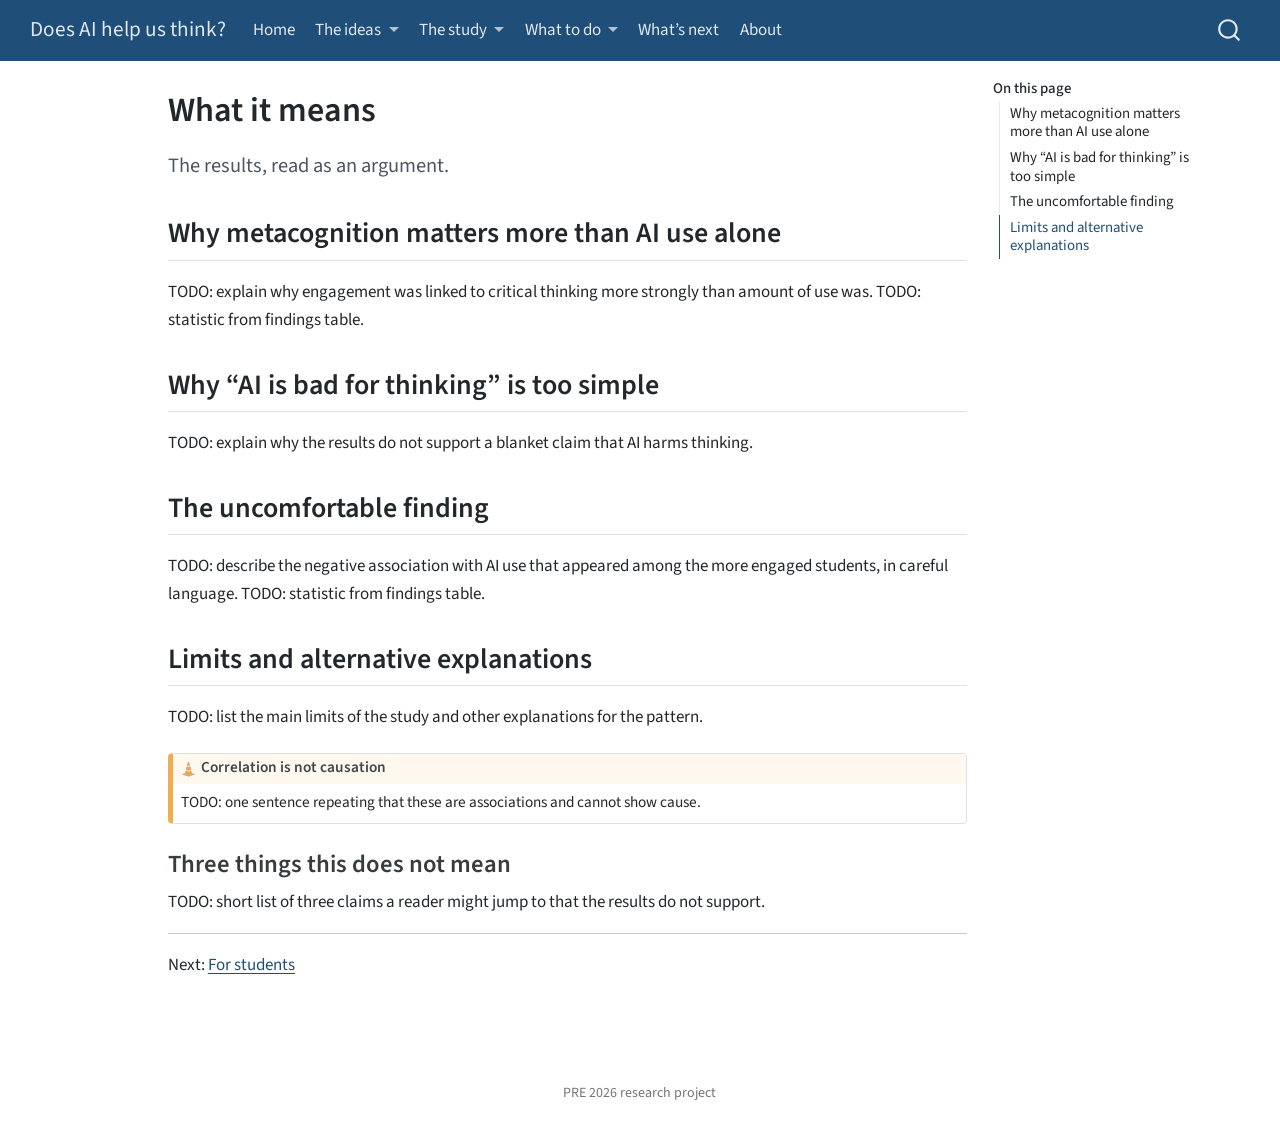
<file: docs/study/meaning.html>
<!DOCTYPE html>
<html xmlns="http://www.w3.org/1999/xhtml" lang="en" xml:lang="en"><head>

<meta charset="utf-8">
<meta name="generator" content="quarto-1.7.32">

<meta name="viewport" content="width=device-width, initial-scale=1.0, user-scalable=yes">


<title>What it means – Does AI help us think?</title>
<style>
code{white-space: pre-wrap;}
span.smallcaps{font-variant: small-caps;}
div.columns{display: flex; gap: min(4vw, 1.5em);}
div.column{flex: auto; overflow-x: auto;}
div.hanging-indent{margin-left: 1.5em; text-indent: -1.5em;}
ul.task-list{list-style: none;}
ul.task-list li input[type="checkbox"] {
  width: 0.8em;
  margin: 0 0.8em 0.2em -1em; /* quarto-specific, see https://github.com/quarto-dev/quarto-cli/issues/4556 */ 
  vertical-align: middle;
}
</style>


<script src="../site_libs/quarto-nav/quarto-nav.js"></script>
<script src="../site_libs/quarto-nav/headroom.min.js"></script>
<script src="../site_libs/clipboard/clipboard.min.js"></script>
<script src="../site_libs/quarto-search/autocomplete.umd.js"></script>
<script src="../site_libs/quarto-search/fuse.min.js"></script>
<script src="../site_libs/quarto-search/quarto-search.js"></script>
<meta name="quarto:offset" content="../">
<script src="../site_libs/quarto-html/quarto.js" type="module"></script>
<script src="../site_libs/quarto-html/tabsets/tabsets.js" type="module"></script>
<script src="../site_libs/quarto-html/popper.min.js"></script>
<script src="../site_libs/quarto-html/tippy.umd.min.js"></script>
<script src="../site_libs/quarto-html/anchor.min.js"></script>
<link href="../site_libs/quarto-html/tippy.css" rel="stylesheet">
<link href="../site_libs/quarto-html/quarto-syntax-highlighting-37eea08aefeeee20ff55810ff984fec1.css" rel="stylesheet" id="quarto-text-highlighting-styles">
<script src="../site_libs/bootstrap/bootstrap.min.js"></script>
<link href="../site_libs/bootstrap/bootstrap-icons.css" rel="stylesheet">
<link href="../site_libs/bootstrap/bootstrap-e66b0eaa501a5ce799682b3d86c7e9af.min.css" rel="stylesheet" append-hash="true" id="quarto-bootstrap" data-mode="light">
<script id="quarto-search-options" type="application/json">{
  "location": "navbar",
  "copy-button": false,
  "collapse-after": 3,
  "panel-placement": "end",
  "type": "overlay",
  "limit": 50,
  "keyboard-shortcut": [
    "f",
    "/",
    "s"
  ],
  "show-item-context": false,
  "language": {
    "search-no-results-text": "No results",
    "search-matching-documents-text": "matching documents",
    "search-copy-link-title": "Copy link to search",
    "search-hide-matches-text": "Hide additional matches",
    "search-more-match-text": "more match in this document",
    "search-more-matches-text": "more matches in this document",
    "search-clear-button-title": "Clear",
    "search-text-placeholder": "",
    "search-detached-cancel-button-title": "Cancel",
    "search-submit-button-title": "Submit",
    "search-label": "Search"
  }
}</script>


</head>

<body class="nav-fixed quarto-light">

<div id="quarto-search-results"></div>
  <header id="quarto-header" class="headroom fixed-top">
    <nav class="navbar navbar-expand-lg " data-bs-theme="dark">
      <div class="navbar-container container-fluid">
      <div class="navbar-brand-container mx-auto">
    <a class="navbar-brand" href="../index.html">
    <span class="navbar-title">Does AI help us think?</span>
    </a>
  </div>
            <div id="quarto-search" class="" title="Search"></div>
          <button class="navbar-toggler" type="button" data-bs-toggle="collapse" data-bs-target="#navbarCollapse" aria-controls="navbarCollapse" role="menu" aria-expanded="false" aria-label="Toggle navigation" onclick="if (window.quartoToggleHeadroom) { window.quartoToggleHeadroom(); }">
  <span class="navbar-toggler-icon"></span>
</button>
          <div class="collapse navbar-collapse" id="navbarCollapse">
            <ul class="navbar-nav navbar-nav-scroll me-auto">
  <li class="nav-item">
    <a class="nav-link" href="../index.html"> 
<span class="menu-text">Home</span></a>
  </li>  
  <li class="nav-item dropdown ">
    <a class="nav-link dropdown-toggle" href="#" id="nav-menu-the-ideas" role="link" data-bs-toggle="dropdown" aria-expanded="false">
 <span class="menu-text">The ideas</span>
    </a>
    <ul class="dropdown-menu" aria-labelledby="nav-menu-the-ideas">    
        <li>
    <a class="dropdown-item" href="../ideas/thinking.html">
 <span class="dropdown-text">How AI changes thinking</span></a>
  </li>  
        <li>
    <a class="dropdown-item" href="../ideas/metacognition.html">
 <span class="dropdown-text">Metacognition</span></a>
  </li>  
        <li>
    <a class="dropdown-item" href="../ideas/ai-literacy.html">
 <span class="dropdown-text">Using AI well</span></a>
  </li>  
    </ul>
  </li>
  <li class="nav-item dropdown ">
    <a class="nav-link dropdown-toggle" href="#" id="nav-menu-the-study" role="link" data-bs-toggle="dropdown" aria-expanded="false">
 <span class="menu-text">The study</span>
    </a>
    <ul class="dropdown-menu" aria-labelledby="nav-menu-the-study">    
        <li>
    <a class="dropdown-item" href="../study/methods.html">
 <span class="dropdown-text">How we studied it</span></a>
  </li>  
        <li>
    <a class="dropdown-item" href="../study/findings.html">
 <span class="dropdown-text">What we found</span></a>
  </li>  
        <li>
    <a class="dropdown-item" href="../study/meaning.html">
 <span class="dropdown-text">What it means</span></a>
  </li>  
    </ul>
  </li>
  <li class="nav-item dropdown ">
    <a class="nav-link dropdown-toggle" href="#" id="nav-menu-what-to-do" role="link" data-bs-toggle="dropdown" aria-expanded="false">
 <span class="menu-text">What to do</span>
    </a>
    <ul class="dropdown-menu" aria-labelledby="nav-menu-what-to-do">    
        <li>
    <a class="dropdown-item" href="../do/students.html">
 <span class="dropdown-text">For students</span></a>
  </li>  
        <li>
    <a class="dropdown-item" href="../do/schools.html">
 <span class="dropdown-text">For schools</span></a>
  </li>  
    </ul>
  </li>
  <li class="nav-item">
    <a class="nav-link" href="../whats-next.html"> 
<span class="menu-text">What’s next</span></a>
  </li>  
  <li class="nav-item">
    <a class="nav-link" href="../about.html"> 
<span class="menu-text">About</span></a>
  </li>  
</ul>
          </div> <!-- /navcollapse -->
            <div class="quarto-navbar-tools">
</div>
      </div> <!-- /container-fluid -->
    </nav>
</header>
<!-- content -->
<div id="quarto-content" class="quarto-container page-columns page-rows-contents page-layout-article page-navbar">
<!-- sidebar -->
<!-- margin-sidebar -->
    <div id="quarto-margin-sidebar" class="sidebar margin-sidebar">
        <nav id="TOC" role="doc-toc" class="toc-active">
    <h2 id="toc-title">On this page</h2>
   
  <ul class="collapse">
  <li><a href="#why-metacognition-matters-more-than-ai-use-alone" id="toc-why-metacognition-matters-more-than-ai-use-alone" class="nav-link active" data-scroll-target="#why-metacognition-matters-more-than-ai-use-alone">Why metacognition matters more than AI use alone</a></li>
  <li><a href="#why-ai-is-bad-for-thinking-is-too-simple" id="toc-why-ai-is-bad-for-thinking-is-too-simple" class="nav-link" data-scroll-target="#why-ai-is-bad-for-thinking-is-too-simple">Why “AI is bad for thinking” is too simple</a></li>
  <li><a href="#the-uncomfortable-finding" id="toc-the-uncomfortable-finding" class="nav-link" data-scroll-target="#the-uncomfortable-finding">The uncomfortable finding</a></li>
  <li><a href="#limits-and-alternative-explanations" id="toc-limits-and-alternative-explanations" class="nav-link" data-scroll-target="#limits-and-alternative-explanations">Limits and alternative explanations</a></li>
  </ul>
</nav>
    </div>
<!-- main -->
<main class="content" id="quarto-document-content">

<header id="title-block-header" class="quarto-title-block default">
<div class="quarto-title">
<h1 class="title">What it means</h1>
</div>



<div class="quarto-title-meta">

    
  
    
  </div>
  


</header>


<div class="promise">
<p>The results, read as an argument.</p>
</div>
<section id="why-metacognition-matters-more-than-ai-use-alone" class="level2">
<h2 class="anchored" data-anchor-id="why-metacognition-matters-more-than-ai-use-alone">Why metacognition matters more than AI use alone</h2>
<p>TODO: explain why engagement was linked to critical thinking more strongly than amount of use was. TODO: statistic from findings table.</p>
</section>
<section id="why-ai-is-bad-for-thinking-is-too-simple" class="level2">
<h2 class="anchored" data-anchor-id="why-ai-is-bad-for-thinking-is-too-simple">Why “AI is bad for thinking” is too simple</h2>
<p>TODO: explain why the results do not support a blanket claim that AI harms thinking.</p>
</section>
<section id="the-uncomfortable-finding" class="level2">
<h2 class="anchored" data-anchor-id="the-uncomfortable-finding">The uncomfortable finding</h2>
<p>TODO: describe the negative association with AI use that appeared among the more engaged students, in careful language. TODO: statistic from findings table.</p>
</section>
<section id="limits-and-alternative-explanations" class="level2">
<h2 class="anchored" data-anchor-id="limits-and-alternative-explanations">Limits and alternative explanations</h2>
<p>TODO: list the main limits of the study and other explanations for the pattern.</p>
<div class="callout callout-style-default callout-caution callout-titled" title="Correlation is not causation">
<div class="callout-header d-flex align-content-center">
<div class="callout-icon-container">
<i class="callout-icon"></i>
</div>
<div class="callout-title-container flex-fill">
Correlation is not causation
</div>
</div>
<div class="callout-body-container callout-body">
<p>TODO: one sentence repeating that these are associations and cannot show cause.</p>
</div>
</div>
<section id="three-things-this-does-not-mean" class="level3">
<h3 class="anchored" data-anchor-id="three-things-this-does-not-mean">Three things this does not mean</h3>
<p>TODO: short list of three claims a reader might jump to that the results do not support.</p>
<hr>
<p>Next: <a href="../do/students.html">For students</a></p>


</section>
</section>

</main> <!-- /main -->
<script id="quarto-html-after-body" type="application/javascript">
  window.document.addEventListener("DOMContentLoaded", function (event) {
    const icon = "";
    const anchorJS = new window.AnchorJS();
    anchorJS.options = {
      placement: 'right',
      icon: icon
    };
    anchorJS.add('.anchored');
    const isCodeAnnotation = (el) => {
      for (const clz of el.classList) {
        if (clz.startsWith('code-annotation-')) {                     
          return true;
        }
      }
      return false;
    }
    const onCopySuccess = function(e) {
      // button target
      const button = e.trigger;
      // don't keep focus
      button.blur();
      // flash "checked"
      button.classList.add('code-copy-button-checked');
      var currentTitle = button.getAttribute("title");
      button.setAttribute("title", "Copied!");
      let tooltip;
      if (window.bootstrap) {
        button.setAttribute("data-bs-toggle", "tooltip");
        button.setAttribute("data-bs-placement", "left");
        button.setAttribute("data-bs-title", "Copied!");
        tooltip = new bootstrap.Tooltip(button, 
          { trigger: "manual", 
            customClass: "code-copy-button-tooltip",
            offset: [0, -8]});
        tooltip.show();    
      }
      setTimeout(function() {
        if (tooltip) {
          tooltip.hide();
          button.removeAttribute("data-bs-title");
          button.removeAttribute("data-bs-toggle");
          button.removeAttribute("data-bs-placement");
        }
        button.setAttribute("title", currentTitle);
        button.classList.remove('code-copy-button-checked');
      }, 1000);
      // clear code selection
      e.clearSelection();
    }
    const getTextToCopy = function(trigger) {
        const codeEl = trigger.previousElementSibling.cloneNode(true);
        for (const childEl of codeEl.children) {
          if (isCodeAnnotation(childEl)) {
            childEl.remove();
          }
        }
        return codeEl.innerText;
    }
    const clipboard = new window.ClipboardJS('.code-copy-button:not([data-in-quarto-modal])', {
      text: getTextToCopy
    });
    clipboard.on('success', onCopySuccess);
    if (window.document.getElementById('quarto-embedded-source-code-modal')) {
      const clipboardModal = new window.ClipboardJS('.code-copy-button[data-in-quarto-modal]', {
        text: getTextToCopy,
        container: window.document.getElementById('quarto-embedded-source-code-modal')
      });
      clipboardModal.on('success', onCopySuccess);
    }
      var localhostRegex = new RegExp(/^(?:http|https):\/\/localhost\:?[0-9]*\//);
      var mailtoRegex = new RegExp(/^mailto:/);
        var filterRegex = new RegExp('/' + window.location.host + '/');
      var isInternal = (href) => {
          return filterRegex.test(href) || localhostRegex.test(href) || mailtoRegex.test(href);
      }
      // Inspect non-navigation links and adorn them if external
     var links = window.document.querySelectorAll('a[href]:not(.nav-link):not(.navbar-brand):not(.toc-action):not(.sidebar-link):not(.sidebar-item-toggle):not(.pagination-link):not(.no-external):not([aria-hidden]):not(.dropdown-item):not(.quarto-navigation-tool):not(.about-link)');
      for (var i=0; i<links.length; i++) {
        const link = links[i];
        if (!isInternal(link.href)) {
          // undo the damage that might have been done by quarto-nav.js in the case of
          // links that we want to consider external
          if (link.dataset.originalHref !== undefined) {
            link.href = link.dataset.originalHref;
          }
        }
      }
    function tippyHover(el, contentFn, onTriggerFn, onUntriggerFn) {
      const config = {
        allowHTML: true,
        maxWidth: 500,
        delay: 100,
        arrow: false,
        appendTo: function(el) {
            return el.parentElement;
        },
        interactive: true,
        interactiveBorder: 10,
        theme: 'quarto',
        placement: 'bottom-start',
      };
      if (contentFn) {
        config.content = contentFn;
      }
      if (onTriggerFn) {
        config.onTrigger = onTriggerFn;
      }
      if (onUntriggerFn) {
        config.onUntrigger = onUntriggerFn;
      }
      window.tippy(el, config); 
    }
    const noterefs = window.document.querySelectorAll('a[role="doc-noteref"]');
    for (var i=0; i<noterefs.length; i++) {
      const ref = noterefs[i];
      tippyHover(ref, function() {
        // use id or data attribute instead here
        let href = ref.getAttribute('data-footnote-href') || ref.getAttribute('href');
        try { href = new URL(href).hash; } catch {}
        const id = href.replace(/^#\/?/, "");
        const note = window.document.getElementById(id);
        if (note) {
          return note.innerHTML;
        } else {
          return "";
        }
      });
    }
    const xrefs = window.document.querySelectorAll('a.quarto-xref');
    const processXRef = (id, note) => {
      // Strip column container classes
      const stripColumnClz = (el) => {
        el.classList.remove("page-full", "page-columns");
        if (el.children) {
          for (const child of el.children) {
            stripColumnClz(child);
          }
        }
      }
      stripColumnClz(note)
      if (id === null || id.startsWith('sec-')) {
        // Special case sections, only their first couple elements
        const container = document.createElement("div");
        if (note.children && note.children.length > 2) {
          container.appendChild(note.children[0].cloneNode(true));
          for (let i = 1; i < note.children.length; i++) {
            const child = note.children[i];
            if (child.tagName === "P" && child.innerText === "") {
              continue;
            } else {
              container.appendChild(child.cloneNode(true));
              break;
            }
          }
          if (window.Quarto?.typesetMath) {
            window.Quarto.typesetMath(container);
          }
          return container.innerHTML
        } else {
          if (window.Quarto?.typesetMath) {
            window.Quarto.typesetMath(note);
          }
          return note.innerHTML;
        }
      } else {
        // Remove any anchor links if they are present
        const anchorLink = note.querySelector('a.anchorjs-link');
        if (anchorLink) {
          anchorLink.remove();
        }
        if (window.Quarto?.typesetMath) {
          window.Quarto.typesetMath(note);
        }
        if (note.classList.contains("callout")) {
          return note.outerHTML;
        } else {
          return note.innerHTML;
        }
      }
    }
    for (var i=0; i<xrefs.length; i++) {
      const xref = xrefs[i];
      tippyHover(xref, undefined, function(instance) {
        instance.disable();
        let url = xref.getAttribute('href');
        let hash = undefined; 
        if (url.startsWith('#')) {
          hash = url;
        } else {
          try { hash = new URL(url).hash; } catch {}
        }
        if (hash) {
          const id = hash.replace(/^#\/?/, "");
          const note = window.document.getElementById(id);
          if (note !== null) {
            try {
              const html = processXRef(id, note.cloneNode(true));
              instance.setContent(html);
            } finally {
              instance.enable();
              instance.show();
            }
          } else {
            // See if we can fetch this
            fetch(url.split('#')[0])
            .then(res => res.text())
            .then(html => {
              const parser = new DOMParser();
              const htmlDoc = parser.parseFromString(html, "text/html");
              const note = htmlDoc.getElementById(id);
              if (note !== null) {
                const html = processXRef(id, note);
                instance.setContent(html);
              } 
            }).finally(() => {
              instance.enable();
              instance.show();
            });
          }
        } else {
          // See if we can fetch a full url (with no hash to target)
          // This is a special case and we should probably do some content thinning / targeting
          fetch(url)
          .then(res => res.text())
          .then(html => {
            const parser = new DOMParser();
            const htmlDoc = parser.parseFromString(html, "text/html");
            const note = htmlDoc.querySelector('main.content');
            if (note !== null) {
              // This should only happen for chapter cross references
              // (since there is no id in the URL)
              // remove the first header
              if (note.children.length > 0 && note.children[0].tagName === "HEADER") {
                note.children[0].remove();
              }
              const html = processXRef(null, note);
              instance.setContent(html);
            } 
          }).finally(() => {
            instance.enable();
            instance.show();
          });
        }
      }, function(instance) {
      });
    }
        let selectedAnnoteEl;
        const selectorForAnnotation = ( cell, annotation) => {
          let cellAttr = 'data-code-cell="' + cell + '"';
          let lineAttr = 'data-code-annotation="' +  annotation + '"';
          const selector = 'span[' + cellAttr + '][' + lineAttr + ']';
          return selector;
        }
        const selectCodeLines = (annoteEl) => {
          const doc = window.document;
          const targetCell = annoteEl.getAttribute("data-target-cell");
          const targetAnnotation = annoteEl.getAttribute("data-target-annotation");
          const annoteSpan = window.document.querySelector(selectorForAnnotation(targetCell, targetAnnotation));
          const lines = annoteSpan.getAttribute("data-code-lines").split(",");
          const lineIds = lines.map((line) => {
            return targetCell + "-" + line;
          })
          let top = null;
          let height = null;
          let parent = null;
          if (lineIds.length > 0) {
              //compute the position of the single el (top and bottom and make a div)
              const el = window.document.getElementById(lineIds[0]);
              top = el.offsetTop;
              height = el.offsetHeight;
              parent = el.parentElement.parentElement;
            if (lineIds.length > 1) {
              const lastEl = window.document.getElementById(lineIds[lineIds.length - 1]);
              const bottom = lastEl.offsetTop + lastEl.offsetHeight;
              height = bottom - top;
            }
            if (top !== null && height !== null && parent !== null) {
              // cook up a div (if necessary) and position it 
              let div = window.document.getElementById("code-annotation-line-highlight");
              if (div === null) {
                div = window.document.createElement("div");
                div.setAttribute("id", "code-annotation-line-highlight");
                div.style.position = 'absolute';
                parent.appendChild(div);
              }
              div.style.top = top - 2 + "px";
              div.style.height = height + 4 + "px";
              div.style.left = 0;
              let gutterDiv = window.document.getElementById("code-annotation-line-highlight-gutter");
              if (gutterDiv === null) {
                gutterDiv = window.document.createElement("div");
                gutterDiv.setAttribute("id", "code-annotation-line-highlight-gutter");
                gutterDiv.style.position = 'absolute';
                const codeCell = window.document.getElementById(targetCell);
                const gutter = codeCell.querySelector('.code-annotation-gutter');
                gutter.appendChild(gutterDiv);
              }
              gutterDiv.style.top = top - 2 + "px";
              gutterDiv.style.height = height + 4 + "px";
            }
            selectedAnnoteEl = annoteEl;
          }
        };
        const unselectCodeLines = () => {
          const elementsIds = ["code-annotation-line-highlight", "code-annotation-line-highlight-gutter"];
          elementsIds.forEach((elId) => {
            const div = window.document.getElementById(elId);
            if (div) {
              div.remove();
            }
          });
          selectedAnnoteEl = undefined;
        };
          // Handle positioning of the toggle
      window.addEventListener(
        "resize",
        throttle(() => {
          elRect = undefined;
          if (selectedAnnoteEl) {
            selectCodeLines(selectedAnnoteEl);
          }
        }, 10)
      );
      function throttle(fn, ms) {
      let throttle = false;
      let timer;
        return (...args) => {
          if(!throttle) { // first call gets through
              fn.apply(this, args);
              throttle = true;
          } else { // all the others get throttled
              if(timer) clearTimeout(timer); // cancel #2
              timer = setTimeout(() => {
                fn.apply(this, args);
                timer = throttle = false;
              }, ms);
          }
        };
      }
        // Attach click handler to the DT
        const annoteDls = window.document.querySelectorAll('dt[data-target-cell]');
        for (const annoteDlNode of annoteDls) {
          annoteDlNode.addEventListener('click', (event) => {
            const clickedEl = event.target;
            if (clickedEl !== selectedAnnoteEl) {
              unselectCodeLines();
              const activeEl = window.document.querySelector('dt[data-target-cell].code-annotation-active');
              if (activeEl) {
                activeEl.classList.remove('code-annotation-active');
              }
              selectCodeLines(clickedEl);
              clickedEl.classList.add('code-annotation-active');
            } else {
              // Unselect the line
              unselectCodeLines();
              clickedEl.classList.remove('code-annotation-active');
            }
          });
        }
    const findCites = (el) => {
      const parentEl = el.parentElement;
      if (parentEl) {
        const cites = parentEl.dataset.cites;
        if (cites) {
          return {
            el,
            cites: cites.split(' ')
          };
        } else {
          return findCites(el.parentElement)
        }
      } else {
        return undefined;
      }
    };
    var bibliorefs = window.document.querySelectorAll('a[role="doc-biblioref"]');
    for (var i=0; i<bibliorefs.length; i++) {
      const ref = bibliorefs[i];
      const citeInfo = findCites(ref);
      if (citeInfo) {
        tippyHover(citeInfo.el, function() {
          var popup = window.document.createElement('div');
          citeInfo.cites.forEach(function(cite) {
            var citeDiv = window.document.createElement('div');
            citeDiv.classList.add('hanging-indent');
            citeDiv.classList.add('csl-entry');
            var biblioDiv = window.document.getElementById('ref-' + cite);
            if (biblioDiv) {
              citeDiv.innerHTML = biblioDiv.innerHTML;
            }
            popup.appendChild(citeDiv);
          });
          return popup.innerHTML;
        });
      }
    }
  });
  </script>
</div> <!-- /content -->
<footer class="footer">
  <div class="nav-footer">
    <div class="nav-footer-left">
      &nbsp;
    </div>   
    <div class="nav-footer-center">
<p>PRE 2026 research project</p>
</div>
    <div class="nav-footer-right">
      &nbsp;
    </div>
  </div>
</footer>




</body></html>
</file>
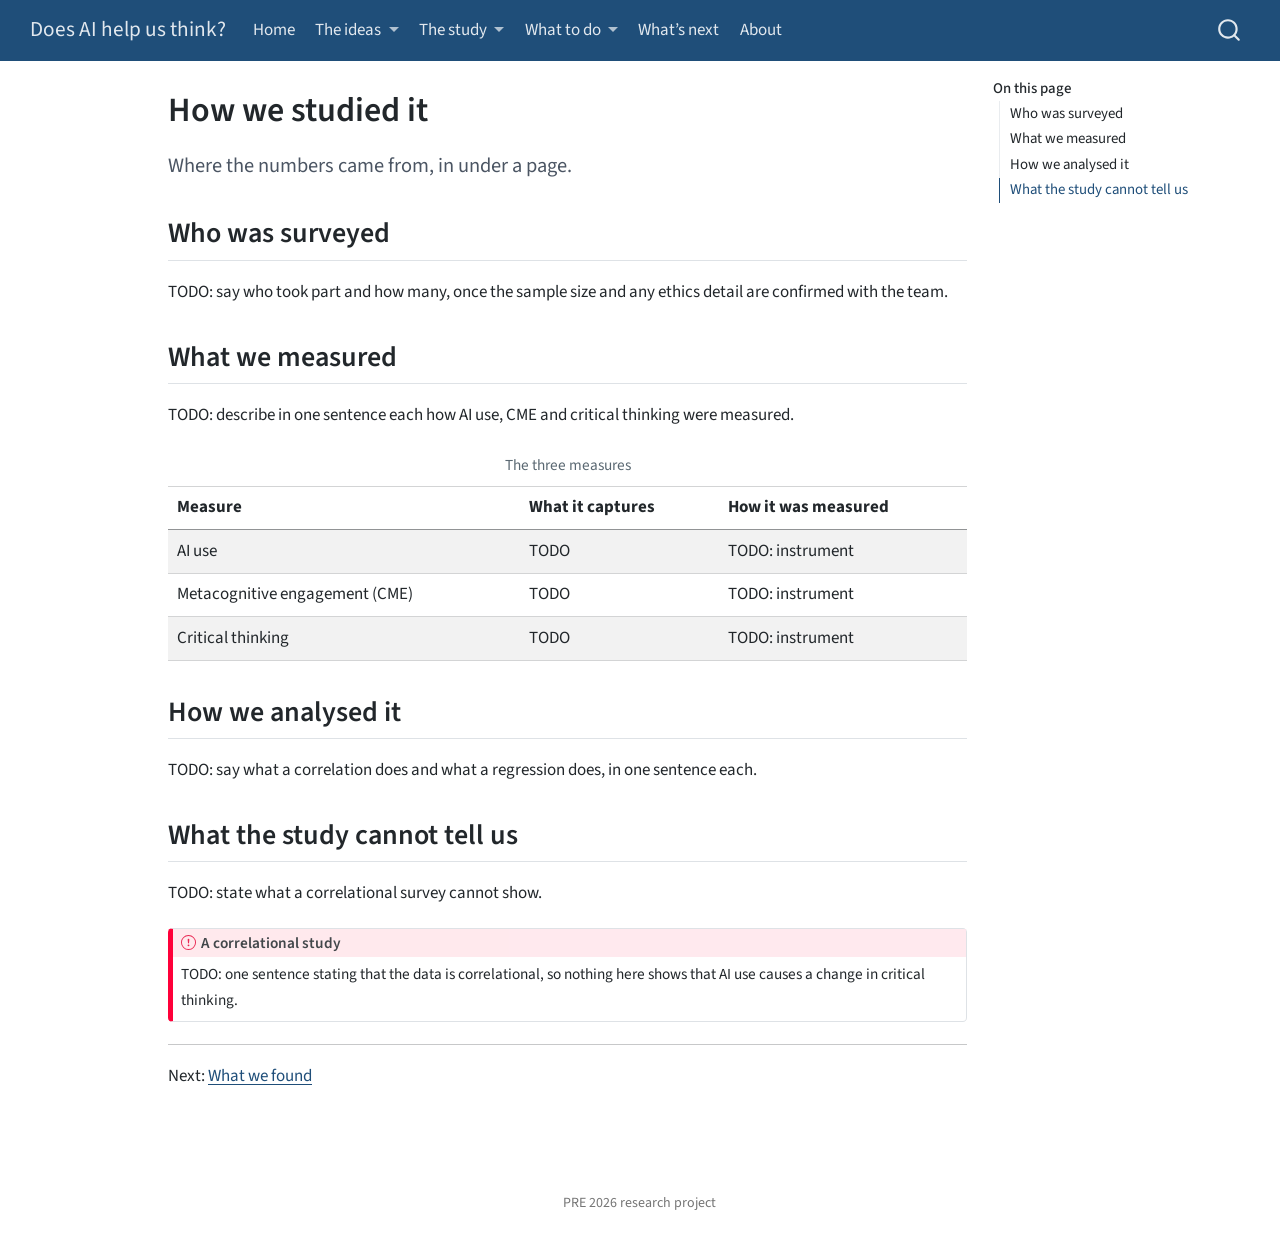
<file: docs/study/methods.html>
<!DOCTYPE html>
<html xmlns="http://www.w3.org/1999/xhtml" lang="en" xml:lang="en"><head>

<meta charset="utf-8">
<meta name="generator" content="quarto-1.7.32">

<meta name="viewport" content="width=device-width, initial-scale=1.0, user-scalable=yes">


<title>How we studied it – Does AI help us think?</title>
<style>
code{white-space: pre-wrap;}
span.smallcaps{font-variant: small-caps;}
div.columns{display: flex; gap: min(4vw, 1.5em);}
div.column{flex: auto; overflow-x: auto;}
div.hanging-indent{margin-left: 1.5em; text-indent: -1.5em;}
ul.task-list{list-style: none;}
ul.task-list li input[type="checkbox"] {
  width: 0.8em;
  margin: 0 0.8em 0.2em -1em; /* quarto-specific, see https://github.com/quarto-dev/quarto-cli/issues/4556 */ 
  vertical-align: middle;
}
</style>


<script src="../site_libs/quarto-nav/quarto-nav.js"></script>
<script src="../site_libs/quarto-nav/headroom.min.js"></script>
<script src="../site_libs/clipboard/clipboard.min.js"></script>
<script src="../site_libs/quarto-search/autocomplete.umd.js"></script>
<script src="../site_libs/quarto-search/fuse.min.js"></script>
<script src="../site_libs/quarto-search/quarto-search.js"></script>
<meta name="quarto:offset" content="../">
<script src="../site_libs/quarto-html/quarto.js" type="module"></script>
<script src="../site_libs/quarto-html/tabsets/tabsets.js" type="module"></script>
<script src="../site_libs/quarto-html/popper.min.js"></script>
<script src="../site_libs/quarto-html/tippy.umd.min.js"></script>
<script src="../site_libs/quarto-html/anchor.min.js"></script>
<link href="../site_libs/quarto-html/tippy.css" rel="stylesheet">
<link href="../site_libs/quarto-html/quarto-syntax-highlighting-37eea08aefeeee20ff55810ff984fec1.css" rel="stylesheet" id="quarto-text-highlighting-styles">
<script src="../site_libs/bootstrap/bootstrap.min.js"></script>
<link href="../site_libs/bootstrap/bootstrap-icons.css" rel="stylesheet">
<link href="../site_libs/bootstrap/bootstrap-e66b0eaa501a5ce799682b3d86c7e9af.min.css" rel="stylesheet" append-hash="true" id="quarto-bootstrap" data-mode="light">
<script id="quarto-search-options" type="application/json">{
  "location": "navbar",
  "copy-button": false,
  "collapse-after": 3,
  "panel-placement": "end",
  "type": "overlay",
  "limit": 50,
  "keyboard-shortcut": [
    "f",
    "/",
    "s"
  ],
  "show-item-context": false,
  "language": {
    "search-no-results-text": "No results",
    "search-matching-documents-text": "matching documents",
    "search-copy-link-title": "Copy link to search",
    "search-hide-matches-text": "Hide additional matches",
    "search-more-match-text": "more match in this document",
    "search-more-matches-text": "more matches in this document",
    "search-clear-button-title": "Clear",
    "search-text-placeholder": "",
    "search-detached-cancel-button-title": "Cancel",
    "search-submit-button-title": "Submit",
    "search-label": "Search"
  }
}</script>


</head>

<body class="nav-fixed quarto-light">

<div id="quarto-search-results"></div>
  <header id="quarto-header" class="headroom fixed-top">
    <nav class="navbar navbar-expand-lg " data-bs-theme="dark">
      <div class="navbar-container container-fluid">
      <div class="navbar-brand-container mx-auto">
    <a class="navbar-brand" href="../index.html">
    <span class="navbar-title">Does AI help us think?</span>
    </a>
  </div>
            <div id="quarto-search" class="" title="Search"></div>
          <button class="navbar-toggler" type="button" data-bs-toggle="collapse" data-bs-target="#navbarCollapse" aria-controls="navbarCollapse" role="menu" aria-expanded="false" aria-label="Toggle navigation" onclick="if (window.quartoToggleHeadroom) { window.quartoToggleHeadroom(); }">
  <span class="navbar-toggler-icon"></span>
</button>
          <div class="collapse navbar-collapse" id="navbarCollapse">
            <ul class="navbar-nav navbar-nav-scroll me-auto">
  <li class="nav-item">
    <a class="nav-link" href="../index.html"> 
<span class="menu-text">Home</span></a>
  </li>  
  <li class="nav-item dropdown ">
    <a class="nav-link dropdown-toggle" href="#" id="nav-menu-the-ideas" role="link" data-bs-toggle="dropdown" aria-expanded="false">
 <span class="menu-text">The ideas</span>
    </a>
    <ul class="dropdown-menu" aria-labelledby="nav-menu-the-ideas">    
        <li>
    <a class="dropdown-item" href="../ideas/thinking.html">
 <span class="dropdown-text">How AI changes thinking</span></a>
  </li>  
        <li>
    <a class="dropdown-item" href="../ideas/metacognition.html">
 <span class="dropdown-text">Metacognition</span></a>
  </li>  
        <li>
    <a class="dropdown-item" href="../ideas/ai-literacy.html">
 <span class="dropdown-text">Using AI well</span></a>
  </li>  
    </ul>
  </li>
  <li class="nav-item dropdown ">
    <a class="nav-link dropdown-toggle" href="#" id="nav-menu-the-study" role="link" data-bs-toggle="dropdown" aria-expanded="false">
 <span class="menu-text">The study</span>
    </a>
    <ul class="dropdown-menu" aria-labelledby="nav-menu-the-study">    
        <li>
    <a class="dropdown-item" href="../study/methods.html">
 <span class="dropdown-text">How we studied it</span></a>
  </li>  
        <li>
    <a class="dropdown-item" href="../study/findings.html">
 <span class="dropdown-text">What we found</span></a>
  </li>  
        <li>
    <a class="dropdown-item" href="../study/meaning.html">
 <span class="dropdown-text">What it means</span></a>
  </li>  
    </ul>
  </li>
  <li class="nav-item dropdown ">
    <a class="nav-link dropdown-toggle" href="#" id="nav-menu-what-to-do" role="link" data-bs-toggle="dropdown" aria-expanded="false">
 <span class="menu-text">What to do</span>
    </a>
    <ul class="dropdown-menu" aria-labelledby="nav-menu-what-to-do">    
        <li>
    <a class="dropdown-item" href="../do/students.html">
 <span class="dropdown-text">For students</span></a>
  </li>  
        <li>
    <a class="dropdown-item" href="../do/schools.html">
 <span class="dropdown-text">For schools</span></a>
  </li>  
    </ul>
  </li>
  <li class="nav-item">
    <a class="nav-link" href="../whats-next.html"> 
<span class="menu-text">What’s next</span></a>
  </li>  
  <li class="nav-item">
    <a class="nav-link" href="../about.html"> 
<span class="menu-text">About</span></a>
  </li>  
</ul>
          </div> <!-- /navcollapse -->
            <div class="quarto-navbar-tools">
</div>
      </div> <!-- /container-fluid -->
    </nav>
</header>
<!-- content -->
<div id="quarto-content" class="quarto-container page-columns page-rows-contents page-layout-article page-navbar">
<!-- sidebar -->
<!-- margin-sidebar -->
    <div id="quarto-margin-sidebar" class="sidebar margin-sidebar">
        <nav id="TOC" role="doc-toc" class="toc-active">
    <h2 id="toc-title">On this page</h2>
   
  <ul class="collapse">
  <li><a href="#who-was-surveyed" id="toc-who-was-surveyed" class="nav-link active" data-scroll-target="#who-was-surveyed">Who was surveyed</a></li>
  <li><a href="#what-we-measured" id="toc-what-we-measured" class="nav-link" data-scroll-target="#what-we-measured">What we measured</a></li>
  <li><a href="#how-we-analysed-it" id="toc-how-we-analysed-it" class="nav-link" data-scroll-target="#how-we-analysed-it">How we analysed it</a></li>
  <li><a href="#what-the-study-cannot-tell-us" id="toc-what-the-study-cannot-tell-us" class="nav-link" data-scroll-target="#what-the-study-cannot-tell-us">What the study cannot tell us</a></li>
  </ul>
</nav>
    </div>
<!-- main -->
<main class="content" id="quarto-document-content">

<header id="title-block-header" class="quarto-title-block default">
<div class="quarto-title">
<h1 class="title">How we studied it</h1>
</div>



<div class="quarto-title-meta">

    
  
    
  </div>
  


</header>


<div class="promise">
<p>Where the numbers came from, in under a page.</p>
</div>
<section id="who-was-surveyed" class="level2">
<h2 class="anchored" data-anchor-id="who-was-surveyed">Who was surveyed</h2>
<p>TODO: say who took part and how many, once the sample size and any ethics detail are confirmed with the team.</p>
</section>
<section id="what-we-measured" class="level2">
<h2 class="anchored" data-anchor-id="what-we-measured">What we measured</h2>
<p>TODO: describe in one sentence each how AI use, CME and critical thinking were measured.</p>
<table class="table-striped caption-top table">
<caption>The three measures</caption>
<thead>
<tr class="header">
<th>Measure</th>
<th>What it captures</th>
<th>How it was measured</th>
</tr>
</thead>
<tbody>
<tr class="odd">
<td>AI use</td>
<td>TODO</td>
<td>TODO: instrument</td>
</tr>
<tr class="even">
<td>Metacognitive engagement (CME)</td>
<td>TODO</td>
<td>TODO: instrument</td>
</tr>
<tr class="odd">
<td>Critical thinking</td>
<td>TODO</td>
<td>TODO: instrument</td>
</tr>
</tbody>
</table>
</section>
<section id="how-we-analysed-it" class="level2">
<h2 class="anchored" data-anchor-id="how-we-analysed-it">How we analysed it</h2>
<p>TODO: say what a correlation does and what a regression does, in one sentence each.</p>
</section>
<section id="what-the-study-cannot-tell-us" class="level2">
<h2 class="anchored" data-anchor-id="what-the-study-cannot-tell-us">What the study cannot tell us</h2>
<p>TODO: state what a correlational survey cannot show.</p>
<div class="callout callout-style-default callout-important callout-titled" title="A correlational study">
<div class="callout-header d-flex align-content-center">
<div class="callout-icon-container">
<i class="callout-icon"></i>
</div>
<div class="callout-title-container flex-fill">
A correlational study
</div>
</div>
<div class="callout-body-container callout-body">
<p>TODO: one sentence stating that the data is correlational, so nothing here shows that AI use causes a change in critical thinking.</p>
</div>
</div>
<hr>
<p>Next: <a href="../study/findings.html">What we found</a></p>


</section>

</main> <!-- /main -->
<script id="quarto-html-after-body" type="application/javascript">
  window.document.addEventListener("DOMContentLoaded", function (event) {
    const icon = "";
    const anchorJS = new window.AnchorJS();
    anchorJS.options = {
      placement: 'right',
      icon: icon
    };
    anchorJS.add('.anchored');
    const isCodeAnnotation = (el) => {
      for (const clz of el.classList) {
        if (clz.startsWith('code-annotation-')) {                     
          return true;
        }
      }
      return false;
    }
    const onCopySuccess = function(e) {
      // button target
      const button = e.trigger;
      // don't keep focus
      button.blur();
      // flash "checked"
      button.classList.add('code-copy-button-checked');
      var currentTitle = button.getAttribute("title");
      button.setAttribute("title", "Copied!");
      let tooltip;
      if (window.bootstrap) {
        button.setAttribute("data-bs-toggle", "tooltip");
        button.setAttribute("data-bs-placement", "left");
        button.setAttribute("data-bs-title", "Copied!");
        tooltip = new bootstrap.Tooltip(button, 
          { trigger: "manual", 
            customClass: "code-copy-button-tooltip",
            offset: [0, -8]});
        tooltip.show();    
      }
      setTimeout(function() {
        if (tooltip) {
          tooltip.hide();
          button.removeAttribute("data-bs-title");
          button.removeAttribute("data-bs-toggle");
          button.removeAttribute("data-bs-placement");
        }
        button.setAttribute("title", currentTitle);
        button.classList.remove('code-copy-button-checked');
      }, 1000);
      // clear code selection
      e.clearSelection();
    }
    const getTextToCopy = function(trigger) {
        const codeEl = trigger.previousElementSibling.cloneNode(true);
        for (const childEl of codeEl.children) {
          if (isCodeAnnotation(childEl)) {
            childEl.remove();
          }
        }
        return codeEl.innerText;
    }
    const clipboard = new window.ClipboardJS('.code-copy-button:not([data-in-quarto-modal])', {
      text: getTextToCopy
    });
    clipboard.on('success', onCopySuccess);
    if (window.document.getElementById('quarto-embedded-source-code-modal')) {
      const clipboardModal = new window.ClipboardJS('.code-copy-button[data-in-quarto-modal]', {
        text: getTextToCopy,
        container: window.document.getElementById('quarto-embedded-source-code-modal')
      });
      clipboardModal.on('success', onCopySuccess);
    }
      var localhostRegex = new RegExp(/^(?:http|https):\/\/localhost\:?[0-9]*\//);
      var mailtoRegex = new RegExp(/^mailto:/);
        var filterRegex = new RegExp('/' + window.location.host + '/');
      var isInternal = (href) => {
          return filterRegex.test(href) || localhostRegex.test(href) || mailtoRegex.test(href);
      }
      // Inspect non-navigation links and adorn them if external
     var links = window.document.querySelectorAll('a[href]:not(.nav-link):not(.navbar-brand):not(.toc-action):not(.sidebar-link):not(.sidebar-item-toggle):not(.pagination-link):not(.no-external):not([aria-hidden]):not(.dropdown-item):not(.quarto-navigation-tool):not(.about-link)');
      for (var i=0; i<links.length; i++) {
        const link = links[i];
        if (!isInternal(link.href)) {
          // undo the damage that might have been done by quarto-nav.js in the case of
          // links that we want to consider external
          if (link.dataset.originalHref !== undefined) {
            link.href = link.dataset.originalHref;
          }
        }
      }
    function tippyHover(el, contentFn, onTriggerFn, onUntriggerFn) {
      const config = {
        allowHTML: true,
        maxWidth: 500,
        delay: 100,
        arrow: false,
        appendTo: function(el) {
            return el.parentElement;
        },
        interactive: true,
        interactiveBorder: 10,
        theme: 'quarto',
        placement: 'bottom-start',
      };
      if (contentFn) {
        config.content = contentFn;
      }
      if (onTriggerFn) {
        config.onTrigger = onTriggerFn;
      }
      if (onUntriggerFn) {
        config.onUntrigger = onUntriggerFn;
      }
      window.tippy(el, config); 
    }
    const noterefs = window.document.querySelectorAll('a[role="doc-noteref"]');
    for (var i=0; i<noterefs.length; i++) {
      const ref = noterefs[i];
      tippyHover(ref, function() {
        // use id or data attribute instead here
        let href = ref.getAttribute('data-footnote-href') || ref.getAttribute('href');
        try { href = new URL(href).hash; } catch {}
        const id = href.replace(/^#\/?/, "");
        const note = window.document.getElementById(id);
        if (note) {
          return note.innerHTML;
        } else {
          return "";
        }
      });
    }
    const xrefs = window.document.querySelectorAll('a.quarto-xref');
    const processXRef = (id, note) => {
      // Strip column container classes
      const stripColumnClz = (el) => {
        el.classList.remove("page-full", "page-columns");
        if (el.children) {
          for (const child of el.children) {
            stripColumnClz(child);
          }
        }
      }
      stripColumnClz(note)
      if (id === null || id.startsWith('sec-')) {
        // Special case sections, only their first couple elements
        const container = document.createElement("div");
        if (note.children && note.children.length > 2) {
          container.appendChild(note.children[0].cloneNode(true));
          for (let i = 1; i < note.children.length; i++) {
            const child = note.children[i];
            if (child.tagName === "P" && child.innerText === "") {
              continue;
            } else {
              container.appendChild(child.cloneNode(true));
              break;
            }
          }
          if (window.Quarto?.typesetMath) {
            window.Quarto.typesetMath(container);
          }
          return container.innerHTML
        } else {
          if (window.Quarto?.typesetMath) {
            window.Quarto.typesetMath(note);
          }
          return note.innerHTML;
        }
      } else {
        // Remove any anchor links if they are present
        const anchorLink = note.querySelector('a.anchorjs-link');
        if (anchorLink) {
          anchorLink.remove();
        }
        if (window.Quarto?.typesetMath) {
          window.Quarto.typesetMath(note);
        }
        if (note.classList.contains("callout")) {
          return note.outerHTML;
        } else {
          return note.innerHTML;
        }
      }
    }
    for (var i=0; i<xrefs.length; i++) {
      const xref = xrefs[i];
      tippyHover(xref, undefined, function(instance) {
        instance.disable();
        let url = xref.getAttribute('href');
        let hash = undefined; 
        if (url.startsWith('#')) {
          hash = url;
        } else {
          try { hash = new URL(url).hash; } catch {}
        }
        if (hash) {
          const id = hash.replace(/^#\/?/, "");
          const note = window.document.getElementById(id);
          if (note !== null) {
            try {
              const html = processXRef(id, note.cloneNode(true));
              instance.setContent(html);
            } finally {
              instance.enable();
              instance.show();
            }
          } else {
            // See if we can fetch this
            fetch(url.split('#')[0])
            .then(res => res.text())
            .then(html => {
              const parser = new DOMParser();
              const htmlDoc = parser.parseFromString(html, "text/html");
              const note = htmlDoc.getElementById(id);
              if (note !== null) {
                const html = processXRef(id, note);
                instance.setContent(html);
              } 
            }).finally(() => {
              instance.enable();
              instance.show();
            });
          }
        } else {
          // See if we can fetch a full url (with no hash to target)
          // This is a special case and we should probably do some content thinning / targeting
          fetch(url)
          .then(res => res.text())
          .then(html => {
            const parser = new DOMParser();
            const htmlDoc = parser.parseFromString(html, "text/html");
            const note = htmlDoc.querySelector('main.content');
            if (note !== null) {
              // This should only happen for chapter cross references
              // (since there is no id in the URL)
              // remove the first header
              if (note.children.length > 0 && note.children[0].tagName === "HEADER") {
                note.children[0].remove();
              }
              const html = processXRef(null, note);
              instance.setContent(html);
            } 
          }).finally(() => {
            instance.enable();
            instance.show();
          });
        }
      }, function(instance) {
      });
    }
        let selectedAnnoteEl;
        const selectorForAnnotation = ( cell, annotation) => {
          let cellAttr = 'data-code-cell="' + cell + '"';
          let lineAttr = 'data-code-annotation="' +  annotation + '"';
          const selector = 'span[' + cellAttr + '][' + lineAttr + ']';
          return selector;
        }
        const selectCodeLines = (annoteEl) => {
          const doc = window.document;
          const targetCell = annoteEl.getAttribute("data-target-cell");
          const targetAnnotation = annoteEl.getAttribute("data-target-annotation");
          const annoteSpan = window.document.querySelector(selectorForAnnotation(targetCell, targetAnnotation));
          const lines = annoteSpan.getAttribute("data-code-lines").split(",");
          const lineIds = lines.map((line) => {
            return targetCell + "-" + line;
          })
          let top = null;
          let height = null;
          let parent = null;
          if (lineIds.length > 0) {
              //compute the position of the single el (top and bottom and make a div)
              const el = window.document.getElementById(lineIds[0]);
              top = el.offsetTop;
              height = el.offsetHeight;
              parent = el.parentElement.parentElement;
            if (lineIds.length > 1) {
              const lastEl = window.document.getElementById(lineIds[lineIds.length - 1]);
              const bottom = lastEl.offsetTop + lastEl.offsetHeight;
              height = bottom - top;
            }
            if (top !== null && height !== null && parent !== null) {
              // cook up a div (if necessary) and position it 
              let div = window.document.getElementById("code-annotation-line-highlight");
              if (div === null) {
                div = window.document.createElement("div");
                div.setAttribute("id", "code-annotation-line-highlight");
                div.style.position = 'absolute';
                parent.appendChild(div);
              }
              div.style.top = top - 2 + "px";
              div.style.height = height + 4 + "px";
              div.style.left = 0;
              let gutterDiv = window.document.getElementById("code-annotation-line-highlight-gutter");
              if (gutterDiv === null) {
                gutterDiv = window.document.createElement("div");
                gutterDiv.setAttribute("id", "code-annotation-line-highlight-gutter");
                gutterDiv.style.position = 'absolute';
                const codeCell = window.document.getElementById(targetCell);
                const gutter = codeCell.querySelector('.code-annotation-gutter');
                gutter.appendChild(gutterDiv);
              }
              gutterDiv.style.top = top - 2 + "px";
              gutterDiv.style.height = height + 4 + "px";
            }
            selectedAnnoteEl = annoteEl;
          }
        };
        const unselectCodeLines = () => {
          const elementsIds = ["code-annotation-line-highlight", "code-annotation-line-highlight-gutter"];
          elementsIds.forEach((elId) => {
            const div = window.document.getElementById(elId);
            if (div) {
              div.remove();
            }
          });
          selectedAnnoteEl = undefined;
        };
          // Handle positioning of the toggle
      window.addEventListener(
        "resize",
        throttle(() => {
          elRect = undefined;
          if (selectedAnnoteEl) {
            selectCodeLines(selectedAnnoteEl);
          }
        }, 10)
      );
      function throttle(fn, ms) {
      let throttle = false;
      let timer;
        return (...args) => {
          if(!throttle) { // first call gets through
              fn.apply(this, args);
              throttle = true;
          } else { // all the others get throttled
              if(timer) clearTimeout(timer); // cancel #2
              timer = setTimeout(() => {
                fn.apply(this, args);
                timer = throttle = false;
              }, ms);
          }
        };
      }
        // Attach click handler to the DT
        const annoteDls = window.document.querySelectorAll('dt[data-target-cell]');
        for (const annoteDlNode of annoteDls) {
          annoteDlNode.addEventListener('click', (event) => {
            const clickedEl = event.target;
            if (clickedEl !== selectedAnnoteEl) {
              unselectCodeLines();
              const activeEl = window.document.querySelector('dt[data-target-cell].code-annotation-active');
              if (activeEl) {
                activeEl.classList.remove('code-annotation-active');
              }
              selectCodeLines(clickedEl);
              clickedEl.classList.add('code-annotation-active');
            } else {
              // Unselect the line
              unselectCodeLines();
              clickedEl.classList.remove('code-annotation-active');
            }
          });
        }
    const findCites = (el) => {
      const parentEl = el.parentElement;
      if (parentEl) {
        const cites = parentEl.dataset.cites;
        if (cites) {
          return {
            el,
            cites: cites.split(' ')
          };
        } else {
          return findCites(el.parentElement)
        }
      } else {
        return undefined;
      }
    };
    var bibliorefs = window.document.querySelectorAll('a[role="doc-biblioref"]');
    for (var i=0; i<bibliorefs.length; i++) {
      const ref = bibliorefs[i];
      const citeInfo = findCites(ref);
      if (citeInfo) {
        tippyHover(citeInfo.el, function() {
          var popup = window.document.createElement('div');
          citeInfo.cites.forEach(function(cite) {
            var citeDiv = window.document.createElement('div');
            citeDiv.classList.add('hanging-indent');
            citeDiv.classList.add('csl-entry');
            var biblioDiv = window.document.getElementById('ref-' + cite);
            if (biblioDiv) {
              citeDiv.innerHTML = biblioDiv.innerHTML;
            }
            popup.appendChild(citeDiv);
          });
          return popup.innerHTML;
        });
      }
    }
  });
  </script>
</div> <!-- /content -->
<footer class="footer">
  <div class="nav-footer">
    <div class="nav-footer-left">
      &nbsp;
    </div>   
    <div class="nav-footer-center">
<p>PRE 2026 research project</p>
</div>
    <div class="nav-footer-right">
      &nbsp;
    </div>
  </div>
</footer>




</body></html>
</file>
<file: docs/site_libs/quarto-html/tippy.css>
.tippy-box[data-animation=fade][data-state=hidden]{opacity:0}[data-tippy-root]{max-width:calc(100vw - 10px)}.tippy-box{position:relative;background-color:#333;color:#fff;border-radius:4px;font-size:14px;line-height:1.4;white-space:normal;outline:0;transition-property:transform,visibility,opacity}.tippy-box[data-placement^=top]>.tippy-arrow{bottom:0}.tippy-box[data-placement^=top]>.tippy-arrow:before{bottom:-7px;left:0;border-width:8px 8px 0;border-top-color:initial;transform-origin:center top}.tippy-box[data-placement^=bottom]>.tippy-arrow{top:0}.tippy-box[data-placement^=bottom]>.tippy-arrow:before{top:-7px;left:0;border-width:0 8px 8px;border-bottom-color:initial;transform-origin:center bottom}.tippy-box[data-placement^=left]>.tippy-arrow{right:0}.tippy-box[data-placement^=left]>.tippy-arrow:before{border-width:8px 0 8px 8px;border-left-color:initial;right:-7px;transform-origin:center left}.tippy-box[data-placement^=right]>.tippy-arrow{left:0}.tippy-box[data-placement^=right]>.tippy-arrow:before{left:-7px;border-width:8px 8px 8px 0;border-right-color:initial;transform-origin:center right}.tippy-box[data-inertia][data-state=visible]{transition-timing-function:cubic-bezier(.54,1.5,.38,1.11)}.tippy-arrow{width:16px;height:16px;color:#333}.tippy-arrow:before{content:"";position:absolute;border-color:transparent;border-style:solid}.tippy-content{position:relative;padding:5px 9px;z-index:1}
</file>
<file: docs/site_libs/quarto-html/quarto-syntax-highlighting-37eea08aefeeee20ff55810ff984fec1.css>
/* quarto syntax highlight colors */
:root {
  --quarto-hl-ot-color: #003B4F;
  --quarto-hl-at-color: #657422;
  --quarto-hl-ss-color: #20794D;
  --quarto-hl-an-color: #5E5E5E;
  --quarto-hl-fu-color: #4758AB;
  --quarto-hl-st-color: #20794D;
  --quarto-hl-cf-color: #003B4F;
  --quarto-hl-op-color: #5E5E5E;
  --quarto-hl-er-color: #AD0000;
  --quarto-hl-bn-color: #AD0000;
  --quarto-hl-al-color: #AD0000;
  --quarto-hl-va-color: #111111;
  --quarto-hl-bu-color: inherit;
  --quarto-hl-ex-color: inherit;
  --quarto-hl-pp-color: #AD0000;
  --quarto-hl-in-color: #5E5E5E;
  --quarto-hl-vs-color: #20794D;
  --quarto-hl-wa-color: #5E5E5E;
  --quarto-hl-do-color: #5E5E5E;
  --quarto-hl-im-color: #00769E;
  --quarto-hl-ch-color: #20794D;
  --quarto-hl-dt-color: #AD0000;
  --quarto-hl-fl-color: #AD0000;
  --quarto-hl-co-color: #5E5E5E;
  --quarto-hl-cv-color: #5E5E5E;
  --quarto-hl-cn-color: #8f5902;
  --quarto-hl-sc-color: #5E5E5E;
  --quarto-hl-dv-color: #AD0000;
  --quarto-hl-kw-color: #003B4F;
}

/* other quarto variables */
:root {
  --quarto-font-monospace: SFMono-Regular, Menlo, Monaco, Consolas, "Liberation Mono", "Courier New", monospace;
}

/* syntax highlight based on Pandoc's rules */
pre > code.sourceCode > span {
  color: #003B4F;
}

code.sourceCode > span {
  color: #003B4F;
}

div.sourceCode,
div.sourceCode pre.sourceCode {
  color: #003B4F;
}

/* Normal */
code span {
  color: #003B4F;
}

/* Alert */
code span.al {
  color: #AD0000;
  font-style: inherit;
}

/* Annotation */
code span.an {
  color: #5E5E5E;
  font-style: inherit;
}

/* Attribute */
code span.at {
  color: #657422;
  font-style: inherit;
}

/* BaseN */
code span.bn {
  color: #AD0000;
  font-style: inherit;
}

/* BuiltIn */
code span.bu {
  font-style: inherit;
}

/* ControlFlow */
code span.cf {
  color: #003B4F;
  font-weight: bold;
  font-style: inherit;
}

/* Char */
code span.ch {
  color: #20794D;
  font-style: inherit;
}

/* Constant */
code span.cn {
  color: #8f5902;
  font-style: inherit;
}

/* Comment */
code span.co {
  color: #5E5E5E;
  font-style: inherit;
}

/* CommentVar */
code span.cv {
  color: #5E5E5E;
  font-style: italic;
}

/* Documentation */
code span.do {
  color: #5E5E5E;
  font-style: italic;
}

/* DataType */
code span.dt {
  color: #AD0000;
  font-style: inherit;
}

/* DecVal */
code span.dv {
  color: #AD0000;
  font-style: inherit;
}

/* Error */
code span.er {
  color: #AD0000;
  font-style: inherit;
}

/* Extension */
code span.ex {
  font-style: inherit;
}

/* Float */
code span.fl {
  color: #AD0000;
  font-style: inherit;
}

/* Function */
code span.fu {
  color: #4758AB;
  font-style: inherit;
}

/* Import */
code span.im {
  color: #00769E;
  font-style: inherit;
}

/* Information */
code span.in {
  color: #5E5E5E;
  font-style: inherit;
}

/* Keyword */
code span.kw {
  color: #003B4F;
  font-weight: bold;
  font-style: inherit;
}

/* Operator */
code span.op {
  color: #5E5E5E;
  font-style: inherit;
}

/* Other */
code span.ot {
  color: #003B4F;
  font-style: inherit;
}

/* Preprocessor */
code span.pp {
  color: #AD0000;
  font-style: inherit;
}

/* SpecialChar */
code span.sc {
  color: #5E5E5E;
  font-style: inherit;
}

/* SpecialString */
code span.ss {
  color: #20794D;
  font-style: inherit;
}

/* String */
code span.st {
  color: #20794D;
  font-style: inherit;
}

/* Variable */
code span.va {
  color: #111111;
  font-style: inherit;
}

/* VerbatimString */
code span.vs {
  color: #20794D;
  font-style: inherit;
}

/* Warning */
code span.wa {
  color: #5E5E5E;
  font-style: italic;
}

.prevent-inlining {
  content: "</";
}

/*# sourceMappingURL=27d3d809615f7771493d095567f04340.css.map */
</file>
